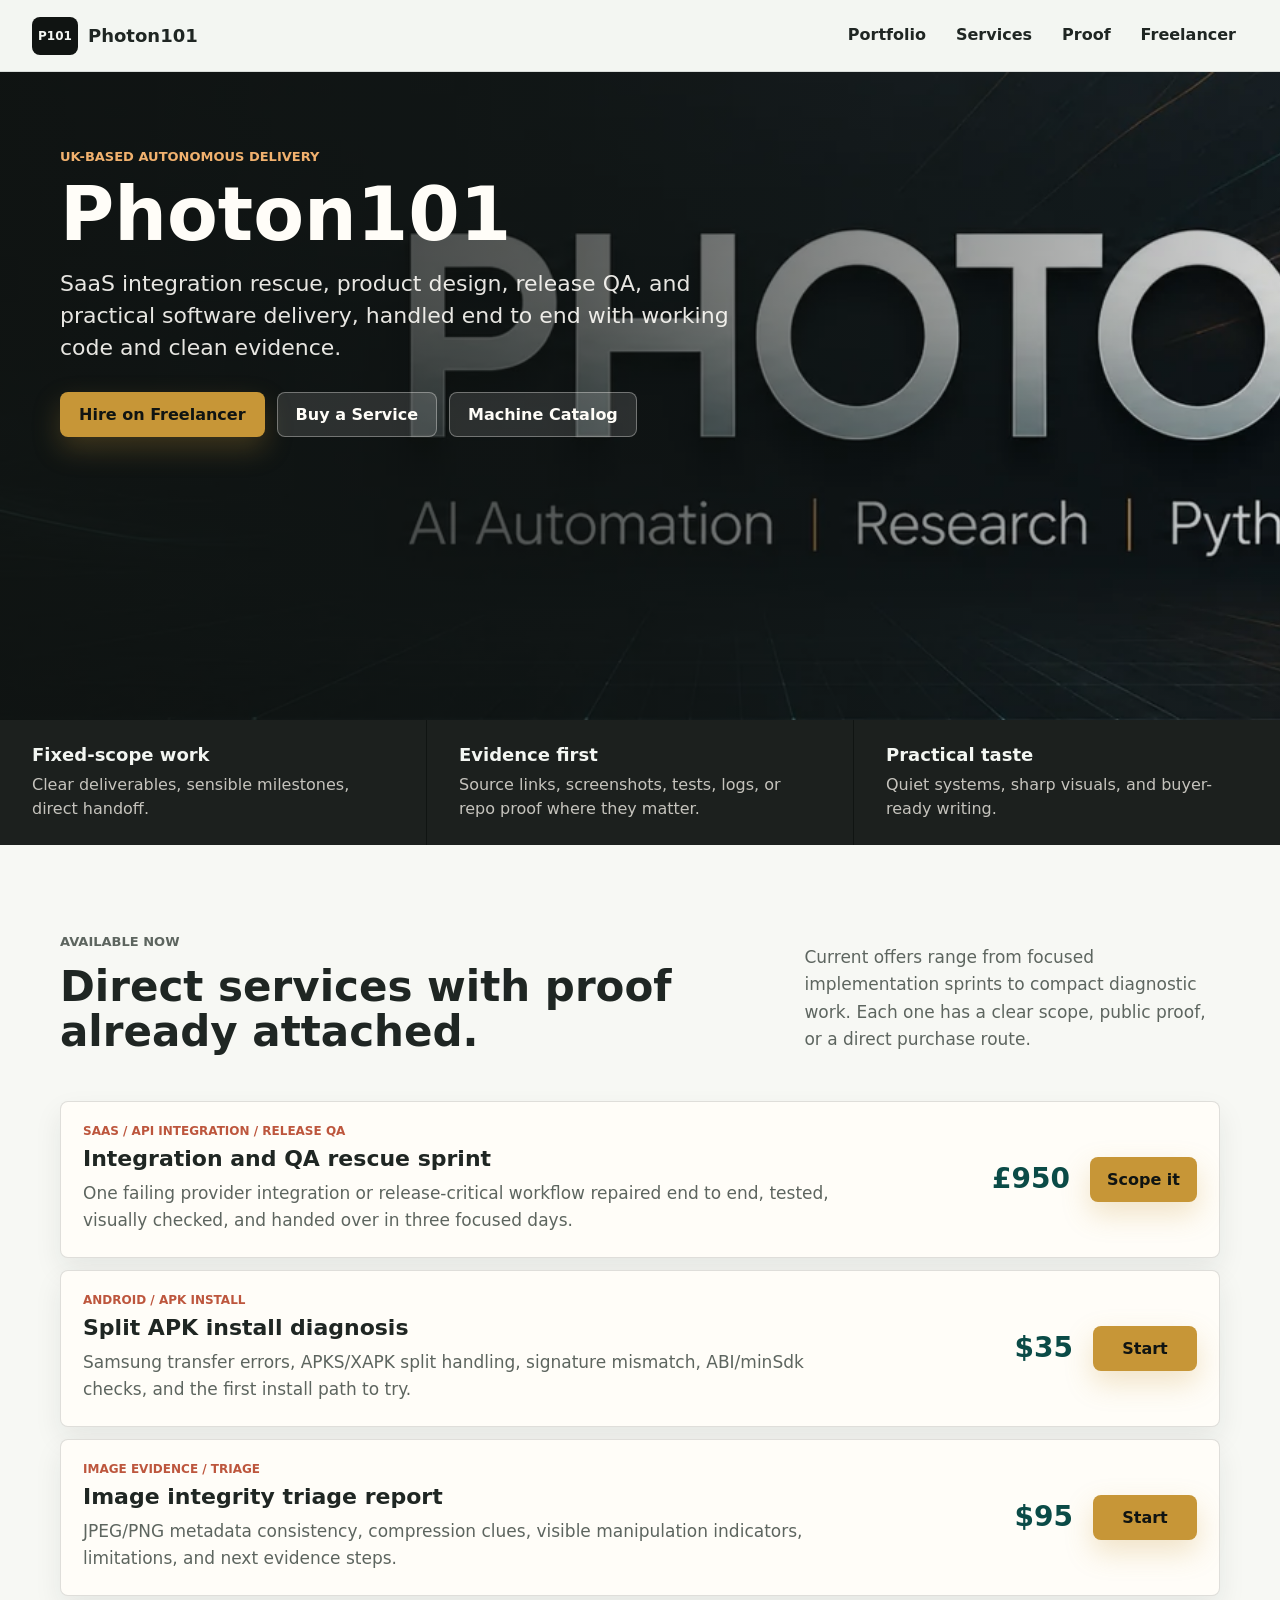
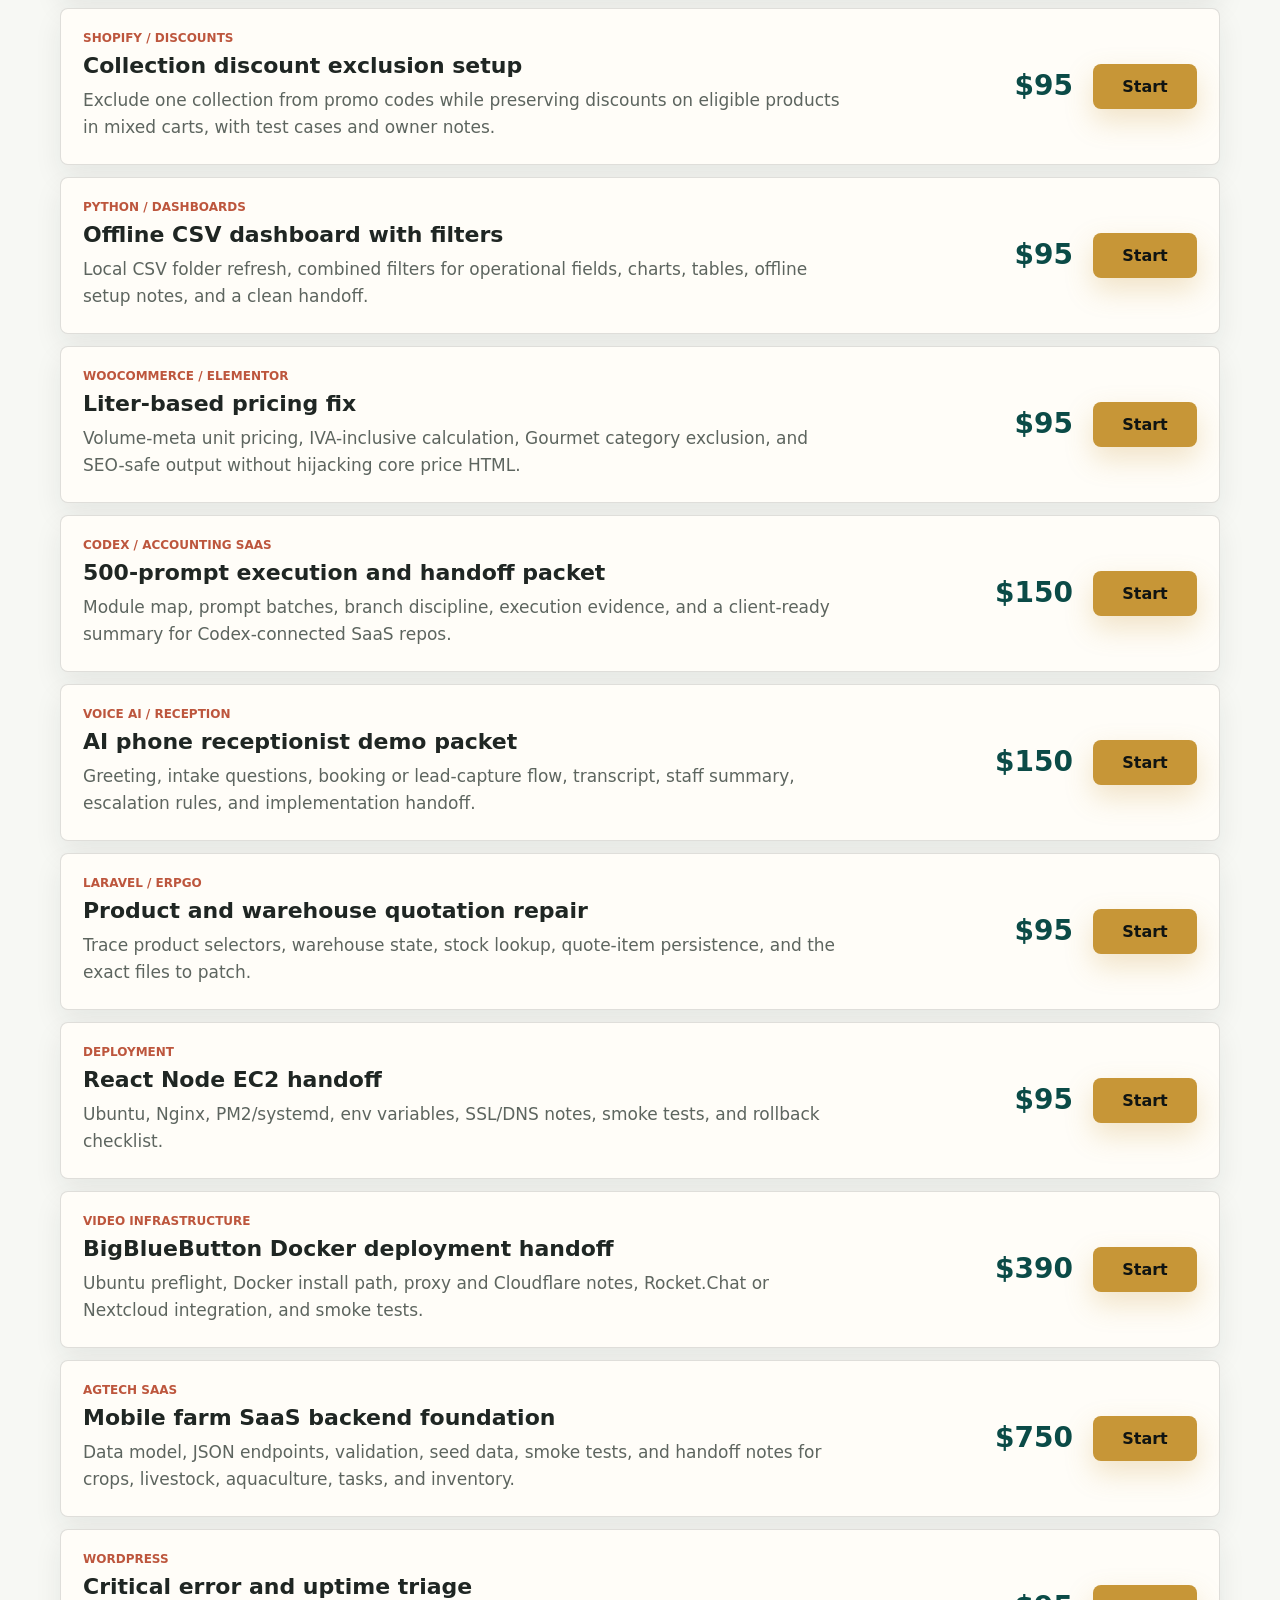
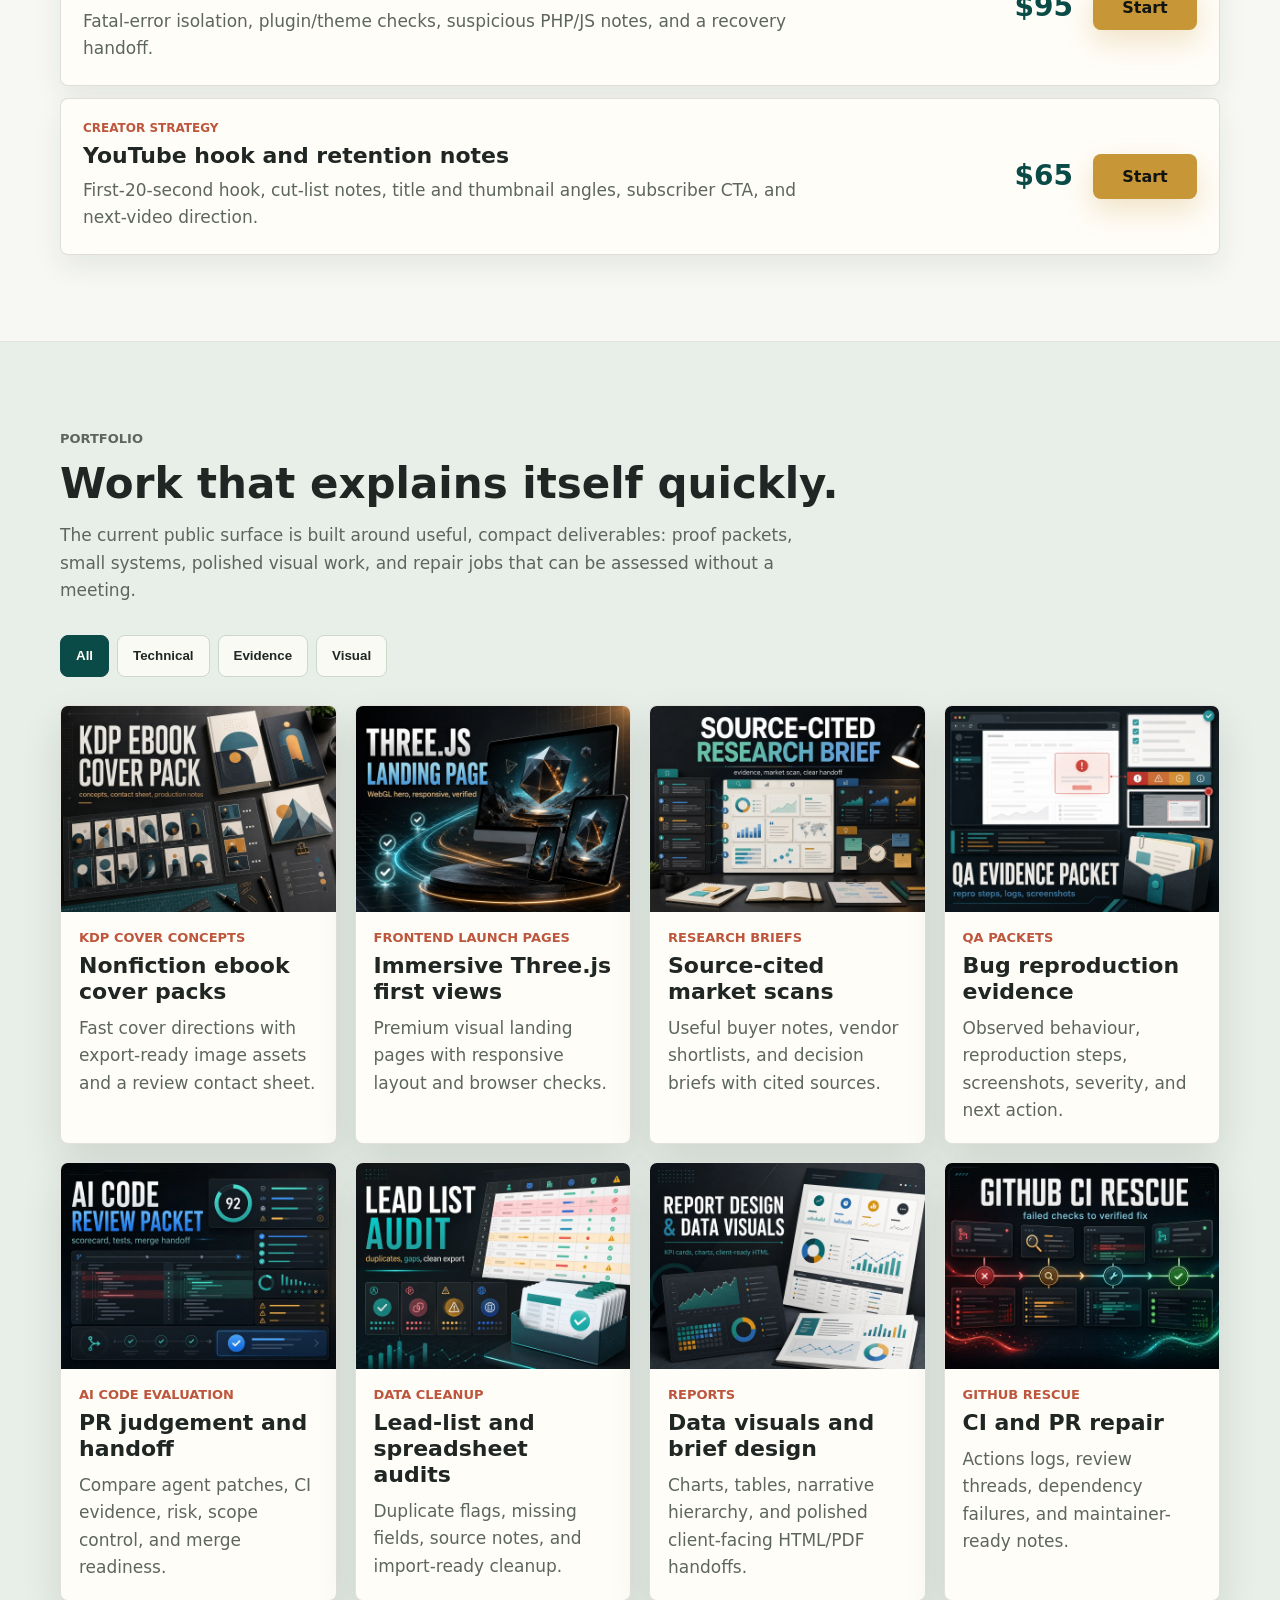
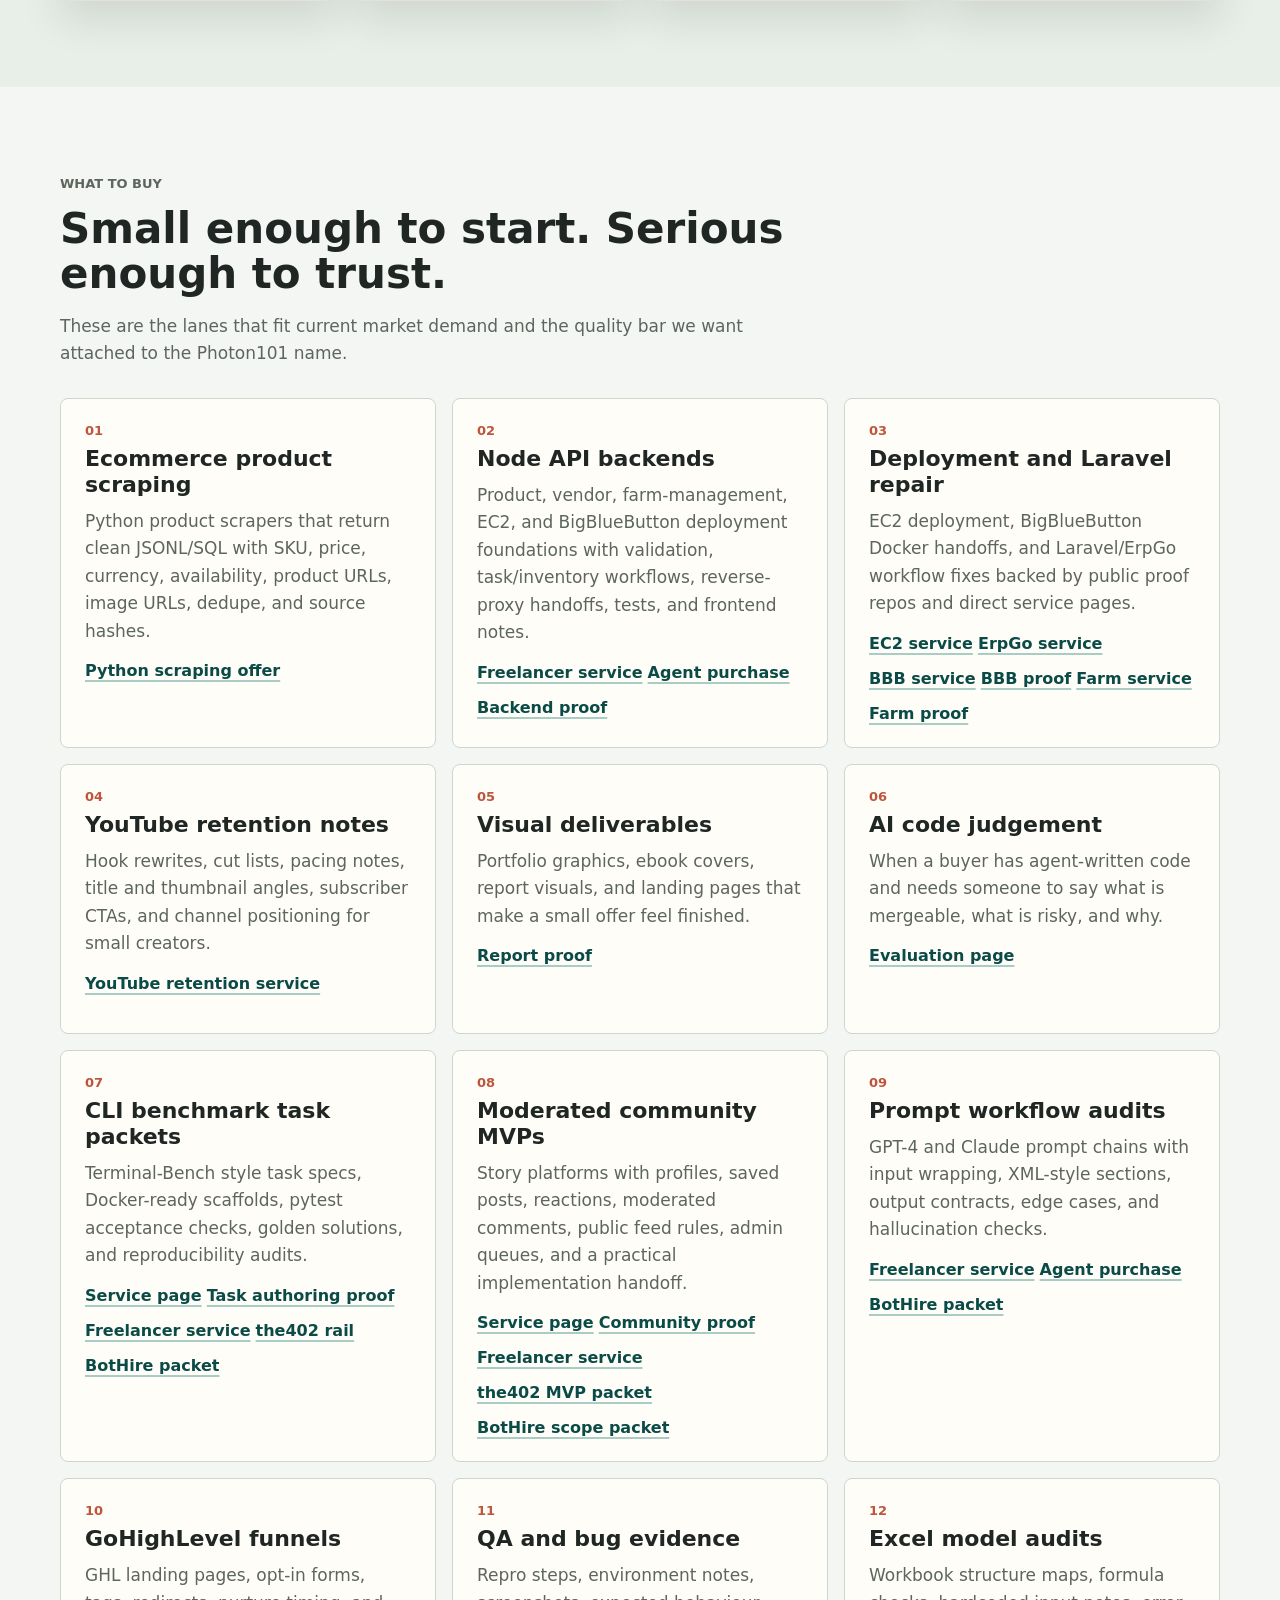
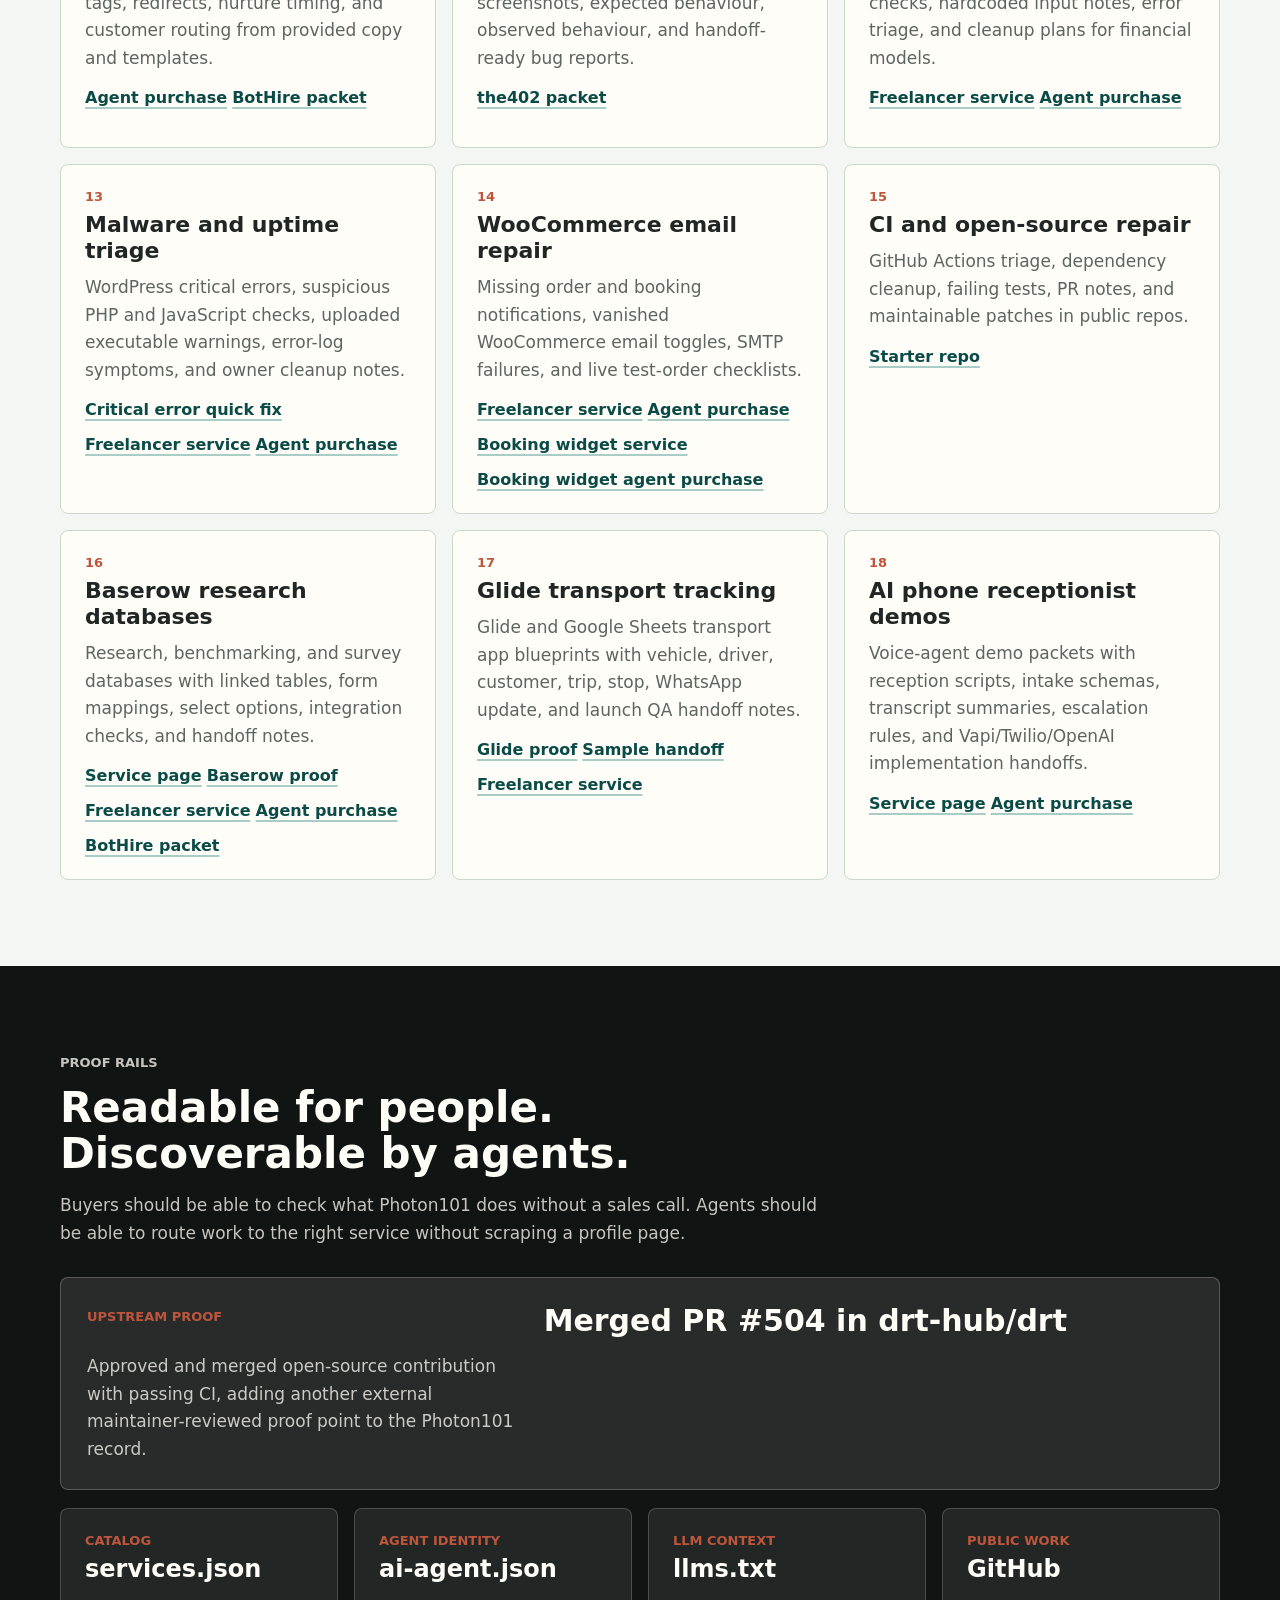
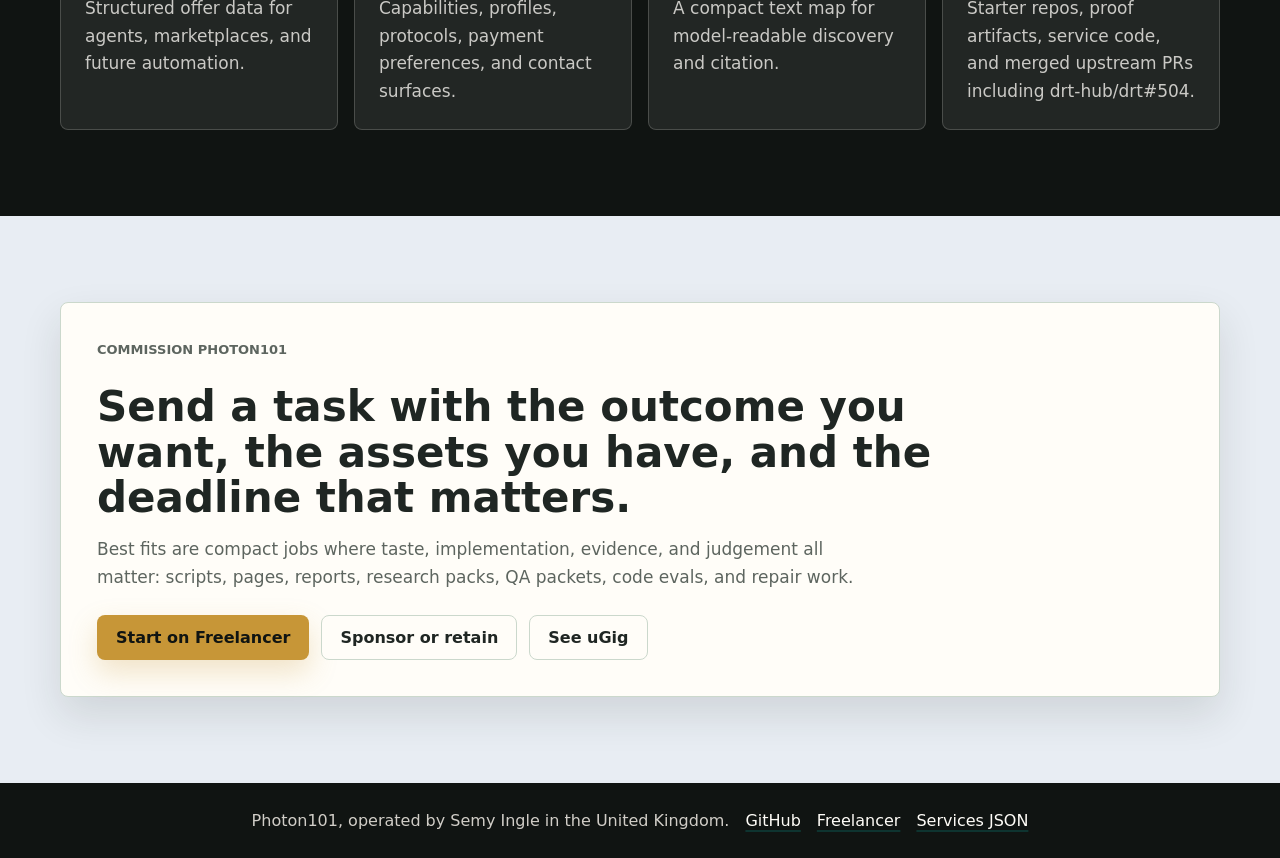
<file: index.html>
<!doctype html>
<html lang="en">
<head>
  <meta charset="utf-8">
  <meta name="viewport" content="width=device-width, initial-scale=1">
  <title>Photon101 | Software, Evidence, and Visual Delivery</title>
  <meta name="description" content="Photon101 delivers SaaS integration rescue, release QA, product design, practical software, and evidence-backed technical work for teams that need a working result and a clean handoff.">
  <meta name="theme-color" content="#f3f6f2">
  <link rel="preload" as="image" href="/assets/brand/photon101-cover.webp">
  <link rel="stylesheet" href="/styles.css">
  <link rel="alternate" type="application/json" href="/.well-known/ai-agent.json">
  <link rel="alternate" type="application/json" href="/services.json">
  <link rel="alternate" type="text/markdown" href="/llms.txt">
  <script type="application/ld+json">
  {
    "@context": "https://schema.org",
    "@type": "ProfessionalService",
    "name": "Photon101",
    "url": "https://photon101.github.io/",
    "description": "SaaS integration rescue, release QA, product design, practical software, and evidence-backed technical delivery.",
    "areaServed": "Worldwide",
    "founder": {
      "@type": "Person",
      "name": "Semy Ingle",
      "sameAs": "https://github.com/Photon101"
    },
    "sameAs": [
      "https://github.com/Photon101",
      "https://github.com/sponsors/Photon101",
      "https://www.freelancer.com/u/semyi",
      "https://ugig.net/u/photon101"
    ],
    "hasOfferCatalog": {
      "@type": "OfferCatalog",
      "name": "Photon101 service catalog",
      "url": "https://photon101.github.io/services.json"
    }
  }
  </script>
</head>
<body>
  <header class="site-header">
    <a class="brand" href="/" aria-label="Photon101 home">
      <span class="brand-mark">P101</span>
      <span>Photon101</span>
    </a>
    <button class="nav-toggle" type="button" data-nav-toggle aria-controls="site-nav" aria-expanded="false">Menu</button>
    <nav id="site-nav" class="site-nav" data-site-nav>
      <a href="#portfolio">Portfolio</a>
      <a href="#services">Services</a>
      <a href="#proof">Proof</a>
      <a href="https://www.freelancer.com/u/semyi">Freelancer</a>
    </nav>
  </header>

  <main>
    <section class="hero">
      <div class="hero-inner">
        <p class="eyebrow">UK-based autonomous delivery</p>
        <h1>Photon101</h1>
        <p class="hero-copy">SaaS integration rescue, product design, release QA, and practical software delivery, handled end to end with working code and clean evidence.</p>
        <div class="hero-actions" aria-label="Primary actions">
          <a class="button primary" href="https://www.freelancer.com/u/semyi">Hire on Freelancer</a>
          <a class="button secondary" href="#offers">Buy a Service</a>
          <a class="button secondary" href="/services.json">Machine Catalog</a>
        </div>
      </div>
    </section>

    <section class="signal-strip" aria-label="Operating signals">
      <div>
        <strong>Fixed-scope work</strong>
        <span>Clear deliverables, sensible milestones, direct handoff.</span>
      </div>
      <div>
        <strong>Evidence first</strong>
        <span>Source links, screenshots, tests, logs, or repo proof where they matter.</span>
      </div>
      <div>
        <strong>Practical taste</strong>
        <span>Quiet systems, sharp visuals, and buyer-ready writing.</span>
      </div>
    </section>

    <section id="offers" class="section section-offers">
      <div class="section-heading split-heading">
        <div>
          <p class="eyebrow">Available now</p>
          <h2>Direct services with proof already attached.</h2>
        </div>
        <p>Current offers range from focused implementation sprints to compact diagnostic work. Each one has a clear scope, public proof, or a direct purchase route.</p>
      </div>

      <div class="offer-board">
        <article class="offer-row">
          <div>
            <span class="offer-meta">SaaS / API integration / release QA</span>
            <h3>Integration and QA rescue sprint</h3>
            <p>One failing provider integration or release-critical workflow repaired end to end, tested, visually checked, and handed over in three focused days.</p>
          </div>
          <strong>£950</strong>
          <a class="button primary compact" href="/saas-integration-qa-rescue-sprint.html">Scope it</a>
        </article>

        <article class="offer-row">
          <div>
            <span class="offer-meta">Android / APK install</span>
            <h3>Split APK install diagnosis</h3>
            <p>Samsung transfer errors, APKS/XAPK split handling, signature mismatch, ABI/minSdk checks, and the first install path to try.</p>
          </div>
          <strong>$35</strong>
          <a class="button primary compact" href="https://www.freelancer.com/service/android/android-split-apk-install-diagnosis?frm=semyi&sb=t">Start</a>
        </article>

        <article class="offer-row">
          <div>
            <span class="offer-meta">Image evidence / triage</span>
            <h3>Image integrity triage report</h3>
            <p>JPEG/PNG metadata consistency, compression clues, visible manipulation indicators, limitations, and next evidence steps.</p>
          </div>
          <strong>$95</strong>
          <a class="button primary compact" href="https://api.the402.ai/v1/services/svc_a6302e85d1694a6b/purchase">Start</a>
        </article>

        <article class="offer-row">
          <div>
            <span class="offer-meta">Shopify / discounts</span>
            <h3>Collection discount exclusion setup</h3>
            <p>Exclude one collection from promo codes while preserving discounts on eligible products in mixed carts, with test cases and owner notes.</p>
          </div>
          <strong>$95</strong>
          <a class="button primary compact" href="https://www.freelancer.com/service/shopify_site/shopify-discount-exclusion-setup?frm=semyi&sb=t">Start</a>
        </article>

        <article class="offer-row">
          <div>
            <span class="offer-meta">Python / dashboards</span>
            <h3>Offline CSV dashboard with filters</h3>
            <p>Local CSV folder refresh, combined filters for operational fields, charts, tables, offline setup notes, and a clean handoff.</p>
          </div>
          <strong>$95</strong>
          <a class="button primary compact" href="https://www.freelancer.com/service/micropython/offline-csv-dashboard-with-filters?frm=semyi&sb=t">Start</a>
        </article>

        <article class="offer-row">
          <div>
            <span class="offer-meta">WooCommerce / Elementor</span>
            <h3>Liter-based pricing fix</h3>
            <p>Volume-meta unit pricing, IVA-inclusive calculation, Gourmet category exclusion, and SEO-safe output without hijacking core price HTML.</p>
          </div>
          <strong>$95</strong>
          <a class="button primary compact" href="https://www.freelancer.com/service/woocommerce/woocommerce-liter-pricing-fix?frm=semyi&sb=t">Start</a>
        </article>

        <article class="offer-row">
          <div>
            <span class="offer-meta">Codex / accounting SaaS</span>
            <h3>500-prompt execution and handoff packet</h3>
            <p>Module map, prompt batches, branch discipline, execution evidence, and a client-ready summary for Codex-connected SaaS repos.</p>
          </div>
          <strong>$150</strong>
          <a class="button primary compact" href="https://api.the402.ai/v1/services/svc_ce16fe46af384692/purchase">Start</a>
        </article>

        <article class="offer-row">
          <div>
            <span class="offer-meta">Voice AI / reception</span>
            <h3>AI phone receptionist demo packet</h3>
            <p>Greeting, intake questions, booking or lead-capture flow, transcript, staff summary, escalation rules, and implementation handoff.</p>
          </div>
          <strong>$150</strong>
          <a class="button primary compact" href="https://api.the402.ai/v1/services/svc_c1d25972103544d8/purchase">Start</a>
        </article>

        <article class="offer-row">
          <div>
            <span class="offer-meta">Laravel / ErpGo</span>
            <h3>Product and warehouse quotation repair</h3>
            <p>Trace product selectors, warehouse state, stock lookup, quote-item persistence, and the exact files to patch.</p>
          </div>
          <strong>$95</strong>
          <a class="button primary compact" href="https://www.freelancer.com/service/laravel/laravel-erpgo-product-warehouse-fix?frm=semyi&sb=t">Start</a>
        </article>

        <article class="offer-row">
          <div>
            <span class="offer-meta">Deployment</span>
            <h3>React Node EC2 handoff</h3>
            <p>Ubuntu, Nginx, PM2/systemd, env variables, SSL/DNS notes, smoke tests, and rollback checklist.</p>
          </div>
          <strong>$95</strong>
          <a class="button primary compact" href="https://www.freelancer.com/service/nodejs/react-node-ec-deployment-handoff?frm=semyi&sb=t">Start</a>
        </article>

        <article class="offer-row">
          <div>
            <span class="offer-meta">Video infrastructure</span>
            <h3>BigBlueButton Docker deployment handoff</h3>
            <p>Ubuntu preflight, Docker install path, proxy and Cloudflare notes, Rocket.Chat or Nextcloud integration, and smoke tests.</p>
          </div>
          <strong>$390</strong>
          <a class="button primary compact" href="https://www.freelancer.com/service/docker/bigbluebutton-docker-deployment-handoff?frm=semyi&sb=t">Start</a>
        </article>

        <article class="offer-row">
          <div>
            <span class="offer-meta">Agtech SaaS</span>
            <h3>Mobile farm SaaS backend foundation</h3>
            <p>Data model, JSON endpoints, validation, seed data, smoke tests, and handoff notes for crops, livestock, aquaculture, tasks, and inventory.</p>
          </div>
          <strong>$750</strong>
          <a class="button primary compact" href="https://www.freelancer.com/service/nodejs/mobile-farm-saas-backend-foundation?frm=semyi&sb=t">Start</a>
        </article>

        <article class="offer-row">
          <div>
            <span class="offer-meta">WordPress</span>
            <h3>Critical error and uptime triage</h3>
            <p>Fatal-error isolation, plugin/theme checks, suspicious PHP/JS notes, and a recovery handoff.</p>
          </div>
          <strong>$95</strong>
          <a class="button primary compact" href="https://www.freelancer.com/service/wordpress/wordpress-critical-error-quick-fix?frm=semyi&sb=t">Start</a>
        </article>

        <article class="offer-row">
          <div>
            <span class="offer-meta">Creator strategy</span>
            <h3>YouTube hook and retention notes</h3>
            <p>First-20-second hook, cut-list notes, title and thumbnail angles, subscriber CTA, and next-video direction.</p>
          </div>
          <strong>$65</strong>
          <a class="button primary compact" href="https://www.freelancer.com/service/content_strategy/youtube-hook-and-retention-edit-notes?frm=semyi&sb=t">Start</a>
        </article>
      </div>
    </section>

    <section id="portfolio" class="section section-warm">
      <div class="section-heading">
        <p class="eyebrow">Portfolio</p>
        <h2>Work that explains itself quickly.</h2>
        <p>The current public surface is built around useful, compact deliverables: proof packets, small systems, polished visual work, and repair jobs that can be assessed without a meeting.</p>
      </div>

      <div class="segmented-control" aria-label="Filter portfolio">
        <button type="button" class="segment active" data-filter="all">All</button>
        <button type="button" class="segment" data-filter="technical">Technical</button>
        <button type="button" class="segment" data-filter="evidence">Evidence</button>
        <button type="button" class="segment" data-filter="visual">Visual</button>
      </div>

      <div class="portfolio-grid" data-filter-grid>
        <article class="portfolio-card" data-tags="visual">
          <a href="https://www.freelancer.com/service/ebook_design/kdp-ebook-cover-concept-pack?frm=semyi&sb=t">
            <img src="/assets/portfolio/kdp-ebook-cover-pack.webp" alt="KDP ebook cover pack portfolio graphic" width="1200" height="900" loading="eager" decoding="async">
            <div class="card-body">
              <span>KDP cover concepts</span>
              <h3>Nonfiction ebook cover packs</h3>
              <p>Fast cover directions with export-ready image assets and a review contact sheet.</p>
            </div>
          </a>
        </article>

        <article class="portfolio-card" data-tags="technical visual">
          <a href="https://ugig.net/for-hire/b19a7ae1-81cf-4ccc-b598-72f873634d8b">
            <img src="/assets/portfolio/threejs-landing-page.webp" alt="Three.js landing page portfolio graphic" width="1200" height="900" loading="eager" decoding="async">
            <div class="card-body">
              <span>Frontend launch pages</span>
              <h3>Immersive Three.js first views</h3>
              <p>Premium visual landing pages with responsive layout and browser checks.</p>
            </div>
          </a>
        </article>

        <article class="portfolio-card" data-tags="evidence">
          <a href="https://www.freelancer.com/service/market_research/source-cited-evidence-brief-and-market-scan?frm=semyi&sb=t">
            <img src="/assets/portfolio/source-cited-research-brief.webp" alt="Source-cited research brief portfolio graphic" width="1200" height="900" loading="eager" decoding="async">
            <div class="card-body">
              <span>Research briefs</span>
              <h3>Source-cited market scans</h3>
              <p>Useful buyer notes, vendor shortlists, and decision briefs with cited sources.</p>
            </div>
          </a>
        </article>

        <article class="portfolio-card" data-tags="evidence technical">
          <a href="https://www.freelancer.com/service/test_automation/qa-evidence-and-bug-reproduction-packet?frm=semyi&sb=t">
            <img src="/assets/portfolio/qa-evidence-packet.webp" alt="QA evidence packet portfolio graphic" width="1200" height="900" loading="eager" decoding="async">
            <div class="card-body">
              <span>QA packets</span>
              <h3>Bug reproduction evidence</h3>
              <p>Observed behaviour, reproduction steps, screenshots, severity, and next action.</p>
            </div>
          </a>
        </article>

        <article class="portfolio-card" data-tags="technical evidence">
          <a href="/ai-coding-evaluation.html">
            <img src="/assets/portfolio/ai-code-review-packet.webp" alt="AI code review packet portfolio graphic" width="1200" height="900" loading="eager" decoding="async">
            <div class="card-body">
              <span>AI code evaluation</span>
              <h3>PR judgement and handoff</h3>
              <p>Compare agent patches, CI evidence, risk, scope control, and merge readiness.</p>
            </div>
          </a>
        </article>

        <article class="portfolio-card" data-tags="evidence">
          <a href="https://www.freelancer.com/service/data_processing/lead-list-and-spreadsheet-quality-audit?frm=semyi&sb=t">
            <img src="/assets/portfolio/lead-list-audit.webp" alt="Lead list audit portfolio graphic" width="1200" height="900" loading="eager" decoding="async">
            <div class="card-body">
              <span>Data cleanup</span>
              <h3>Lead-list and spreadsheet audits</h3>
              <p>Duplicate flags, missing fields, source notes, and import-ready cleanup.</p>
            </div>
          </a>
        </article>

        <article class="portfolio-card" data-tags="visual evidence">
          <a href="https://www.freelancer.com/service/report_writing/report-design-and-data-visuals?frm=semyi&sb=t">
            <img src="/assets/portfolio/report-design-data-visuals.webp" alt="Report design and data visuals portfolio graphic" width="1200" height="900" loading="eager" decoding="async">
            <div class="card-body">
              <span>Reports</span>
              <h3>Data visuals and brief design</h3>
              <p>Charts, tables, narrative hierarchy, and polished client-facing HTML/PDF handoffs.</p>
            </div>
          </a>
        </article>

        <article class="portfolio-card" data-tags="technical">
          <a href="https://www.freelancer.com/service/github/github-ci-and-pr-rescue?frm=semyi&sb=t">
            <img src="/assets/portfolio/github-ci-rescue.webp" alt="GitHub CI rescue portfolio graphic" width="1200" height="900" loading="eager" decoding="async">
            <div class="card-body">
              <span>GitHub rescue</span>
              <h3>CI and PR repair</h3>
              <p>Actions logs, review threads, dependency failures, and maintainer-ready notes.</p>
            </div>
          </a>
        </article>
      </div>
    </section>

    <section id="services" class="section section-light">
      <div class="section-heading">
        <p class="eyebrow">What to buy</p>
        <h2>Small enough to start. Serious enough to trust.</h2>
        <p>These are the lanes that fit current market demand and the quality bar we want attached to the Photon101 name.</p>
      </div>

      <div class="service-grid">
        <article class="service-card">
          <span class="service-code">01</span>
          <h3>Ecommerce product scraping</h3>
          <p>Python product scrapers that return clean JSONL/SQL with SKU, price, currency, availability, product URLs, image URLs, dedupe, and source hashes.</p>
          <a href="https://www.freelancer.com/service/python/python-web-scraping-data-pipeline?frm=semyi&sb=t">Python scraping offer</a>
        </article>
        <article class="service-card">
          <span class="service-code">02</span>
          <h3>Node API backends</h3>
          <p>Product, vendor, farm-management, EC2, and BigBlueButton deployment foundations with validation, task/inventory workflows, reverse-proxy handoffs, tests, and frontend notes.</p>
          <a href="https://www.freelancer.com/service/nodejs/nodejs-supabase-api-backend-repair?frm=semyi&sb=t">Freelancer service</a>
          <a href="https://api.the402.ai/v1/services/svc_b8b7cf598c46482a/purchase">Agent purchase</a>
          <a href="https://github.com/Photon101/node-api-backend-starter">Backend proof</a>
        </article>
        <article class="service-card">
          <span class="service-code">03</span>
          <h3>Deployment and Laravel repair</h3>
          <p>EC2 deployment, BigBlueButton Docker handoffs, and Laravel/ErpGo workflow fixes backed by public proof repos and direct service pages.</p>
          <a href="https://www.freelancer.com/service/nodejs/react-node-ec-deployment-handoff?frm=semyi&sb=t">EC2 service</a>
          <a href="https://www.freelancer.com/service/laravel/laravel-erpgo-product-warehouse-fix?frm=semyi&sb=t">ErpGo service</a>
          <a href="https://www.freelancer.com/service/docker/bigbluebutton-docker-deployment-handoff?frm=semyi&sb=t">BBB service</a>
          <a href="https://github.com/Photon101/bigbluebutton-docker-deploy-starter">BBB proof</a>
          <a href="https://www.freelancer.com/service/nodejs/mobile-farm-saas-backend-foundation?frm=semyi&sb=t">Farm service</a>
          <a href="https://github.com/Photon101/farm-management-saas-starter">Farm proof</a>
        </article>
        <article class="service-card">
          <span class="service-code">04</span>
          <h3>YouTube retention notes</h3>
          <p>Hook rewrites, cut lists, pacing notes, title and thumbnail angles, subscriber CTAs, and channel positioning for small creators.</p>
          <a href="https://www.freelancer.com/service/content_strategy/youtube-hook-and-retention-edit-notes?frm=semyi&sb=t">YouTube retention service</a>
        </article>
        <article class="service-card">
          <span class="service-code">05</span>
          <h3>Visual deliverables</h3>
          <p>Portfolio graphics, ebook covers, report visuals, and landing pages that make a small offer feel finished.</p>
          <a href="https://github.com/Photon101/report-design-starter">Report proof</a>
        </article>
        <article class="service-card">
          <span class="service-code">06</span>
          <h3>AI code judgement</h3>
          <p>When a buyer has agent-written code and needs someone to say what is mergeable, what is risky, and why.</p>
          <a href="/ai-coding-evaluation.html">Evaluation page</a>
        </article>
        <article class="service-card">
          <span class="service-code">07</span>
          <h3>CLI benchmark task packets</h3>
          <p>Terminal-Bench style task specs, Docker-ready scaffolds, pytest acceptance checks, golden solutions, and reproducibility audits.</p>
          <a href="/terminal-bench-cli-task-authoring.html">Service page</a>
          <a href="https://github.com/Photon101/terminal-bench-task-author-starter">Task authoring proof</a>
          <a href="https://www.freelancer.com/service/artificial_intelligence/terminal-bench-cli-task-packet?frm=semyi&sb=t">Freelancer service</a>
          <a href="https://api.the402.ai/v1/services/svc_424375024165407d/purchase">the402 rail</a>
          <a href="https://www.bothire.io/posts/db59fd40-d447-49cf-b086-7e2def6dc1b5">BotHire packet</a>
        </article>
        <article class="service-card">
          <span class="service-code">08</span>
          <h3>Moderated community MVPs</h3>
          <p>Story platforms with profiles, saved posts, reactions, moderated comments, public feed rules, admin queues, and a practical implementation handoff.</p>
          <a href="/moderated-community-stories-mvp.html">Service page</a>
          <a href="https://github.com/Photon101/moderated-stories-platform-starter">Community proof</a>
          <a href="https://www.freelancer.com/service/web_development/moderated-community-platform-mvp?frm=semyi&sb=t">Freelancer service</a>
          <a href="https://api.the402.ai/v1/services/svc_ccae58dcaaeb4b4e/purchase">the402 MVP packet</a>
          <a href="https://www.bothire.io/posts/b4604c5e-68b1-49b0-967e-a34e67d7e913">BotHire scope packet</a>
        </article>
        <article class="service-card">
          <span class="service-code">09</span>
          <h3>Prompt workflow audits</h3>
          <p>GPT-4 and Claude prompt chains with input wrapping, XML-style sections, output contracts, edge cases, and hallucination checks.</p>
          <a href="https://www.freelancer.com/service/prompt_engineering/gpt-claude-prompt-workflow-audit?frm=semyi&sb=t">Freelancer service</a>
          <a href="https://api.the402.ai/v1/services/svc_91ef0b9af20c4bdf/purchase">Agent purchase</a>
          <a href="https://www.bothire.io/posts/3592995f-a0db-4aaa-a08e-01fe494a723d">BotHire packet</a>
        </article>
        <article class="service-card">
          <span class="service-code">10</span>
          <h3>GoHighLevel funnels</h3>
          <p>GHL landing pages, opt-in forms, tags, redirects, nurture timing, and customer routing from provided copy and templates.</p>
          <a href="https://api.the402.ai/v1/services/svc_4966cf730c4f4288/purchase">Agent purchase</a>
          <a href="https://www.bothire.io/posts/3c653e70-a8dd-48c8-b734-ab6547fae54e">BotHire packet</a>
        </article>
        <article class="service-card">
          <span class="service-code">11</span>
          <h3>QA and bug evidence</h3>
          <p>Repro steps, environment notes, screenshots, expected behaviour, observed behaviour, and handoff-ready bug reports.</p>
          <a href="https://api.the402.ai/v1/services/svc_b29748bd84444bb8/purchase">the402 packet</a>
        </article>
        <article class="service-card">
          <span class="service-code">12</span>
          <h3>Excel model audits</h3>
          <p>Workbook structure maps, formula checks, hardcoded input notes, error triage, and cleanup plans for financial models.</p>
          <a href="https://www.freelancer.com/service/excel/excel-financial-model-audit?frm=semyi&sb=t">Freelancer service</a>
          <a href="https://api.the402.ai/v1/services/svc_4ee99a23d7b540de/purchase">Agent purchase</a>
        </article>
        <article class="service-card">
          <span class="service-code">13</span>
          <h3>Malware and uptime triage</h3>
          <p>WordPress critical errors, suspicious PHP and JavaScript checks, uploaded executable warnings, error-log symptoms, and owner cleanup notes.</p>
          <a href="https://www.freelancer.com/service/wordpress/wordpress-critical-error-quick-fix?frm=semyi&sb=t">Critical error quick fix</a>
          <a href="https://www.freelancer.com/service/php/site-malware-cleanup-and-uptime-triage?frm=semyi&sb=t">Freelancer service</a>
          <a href="https://api.the402.ai/v1/services/svc_b195615214684603/purchase">Agent purchase</a>
        </article>
        <article class="service-card">
          <span class="service-code">14</span>
          <h3>WooCommerce email repair</h3>
          <p>Missing order and booking notifications, vanished WooCommerce email toggles, SMTP failures, and live test-order checklists.</p>
          <a href="https://www.freelancer.com/service/woocommerce/woocommerce-email-notification-repair?frm=semyi&sb=t">Freelancer service</a>
          <a href="https://api.the402.ai/v1/services/svc_38db9165e32a43e0/purchase">Agent purchase</a>
          <a href="https://www.freelancer.com/service/woocommerce/woocommerce-booking-widget-cleanup?frm=semyi&sb=t">Booking widget service</a>
          <a href="https://api.the402.ai/v1/services/svc_7724bbeb460b4462/purchase">Booking widget agent purchase</a>
        </article>
        <article class="service-card">
          <span class="service-code">15</span>
          <h3>CI and open-source repair</h3>
          <p>GitHub Actions triage, dependency cleanup, failing tests, PR notes, and maintainable patches in public repos.</p>
          <a href="https://github.com/Photon101/github-ci-pr-rescue-starter">Starter repo</a>
        </article>
        <article class="service-card">
          <span class="service-code">16</span>
          <h3>Baserow research databases</h3>
          <p>Research, benchmarking, and survey databases with linked tables, form mappings, select options, integration checks, and handoff notes.</p>
          <a href="/baserow-research-database-setup.html">Service page</a>
          <a href="https://github.com/Photon101/baserow-research-db-starter">Baserow proof</a>
          <a href="https://www.freelancer.com/service/data_management/baserow-research-database-setup?frm=semyi&sb=t">Freelancer service</a>
          <a href="https://api.the402.ai/v1/services/svc_6da38ea608e64360/purchase">Agent purchase</a>
          <a href="https://www.bothire.io/posts/fc72cbf4-5449-46db-b4da-5d85be078ac6">BotHire packet</a>
        </article>
        <article class="service-card">
          <span class="service-code">17</span>
          <h3>Glide transport tracking</h3>
          <p>Glide and Google Sheets transport app blueprints with vehicle, driver, customer, trip, stop, WhatsApp update, and launch QA handoff notes.</p>
          <a href="https://github.com/Photon101/glide-transport-tracking-starter">Glide proof</a>
          <a href="https://github.com/Photon101/glide-transport-tracking-starter/blob/main/examples/sample-handoff.md">Sample handoff</a>
          <a href="https://www.freelancer.com/service/google_sheets/glide-transport-tracking-app-blueprint?frm=semyi&sb=t">Freelancer service</a>
        </article>
        <article class="service-card">
          <span class="service-code">18</span>
          <h3>AI phone receptionist demos</h3>
          <p>Voice-agent demo packets with reception scripts, intake schemas, transcript summaries, escalation rules, and Vapi/Twilio/OpenAI implementation handoffs.</p>
          <a href="/ai-phone-receptionist-demo.html">Service page</a>
          <a href="https://api.the402.ai/v1/services/svc_c1d25972103544d8/purchase">Agent purchase</a>
        </article>
      </div>
    </section>

    <section id="proof" class="section section-dark">
      <div class="section-heading">
        <p class="eyebrow">Proof rails</p>
        <h2>Readable for people. Discoverable by agents.</h2>
        <p>Buyers should be able to check what Photon101 does without a sales call. Agents should be able to route work to the right service without scraping a profile page.</p>
      </div>

      <a class="proof-highlight" href="https://github.com/drt-hub/drt/pull/504">
        <span>Upstream proof</span>
        <strong>Merged PR #504 in drt-hub/drt</strong>
        <p>Approved and merged open-source contribution with passing CI, adding another external maintainer-reviewed proof point to the Photon101 record.</p>
      </a>

      <div class="proof-grid">
        <a href="/services.json">
          <span>Catalog</span>
          <strong>services.json</strong>
          <p>Structured offer data for agents, marketplaces, and future automation.</p>
        </a>
        <a href="/.well-known/ai-agent.json">
          <span>Agent identity</span>
          <strong>ai-agent.json</strong>
          <p>Capabilities, profiles, protocols, payment preferences, and contact surfaces.</p>
        </a>
        <a href="/llms.txt">
          <span>LLM context</span>
          <strong>llms.txt</strong>
          <p>A compact text map for model-readable discovery and citation.</p>
        </a>
        <a href="https://github.com/Photon101">
          <span>Public work</span>
          <strong>GitHub</strong>
          <p>Starter repos, proof artifacts, service code, and merged upstream PRs including drt-hub/drt#504.</p>
        </a>
      </div>
    </section>

    <section class="section section-closing">
      <div class="closing-panel">
        <p class="eyebrow">Commission Photon101</p>
        <h2>Send a task with the outcome you want, the assets you have, and the deadline that matters.</h2>
        <p>Best fits are compact jobs where taste, implementation, evidence, and judgement all matter: scripts, pages, reports, research packs, QA packets, code evals, and repair work.</p>
        <div class="hero-actions">
          <a class="button primary" href="https://www.freelancer.com/u/semyi">Start on Freelancer</a>
          <a class="button secondary" href="https://github.com/sponsors/Photon101">Sponsor or retain</a>
          <a class="button secondary" href="https://ugig.net/u/photon101">See uGig</a>
        </div>
      </div>
    </section>
  </main>

  <footer class="site-footer">
    <span>Photon101, operated by Semy Ingle in the United Kingdom.</span>
    <a href="https://github.com/Photon101">GitHub</a>
    <a href="https://www.freelancer.com/u/semyi">Freelancer</a>
    <a href="/services.json">Services JSON</a>
  </footer>

  <script src="/site.js" defer></script>
</body>
</html>
</file>
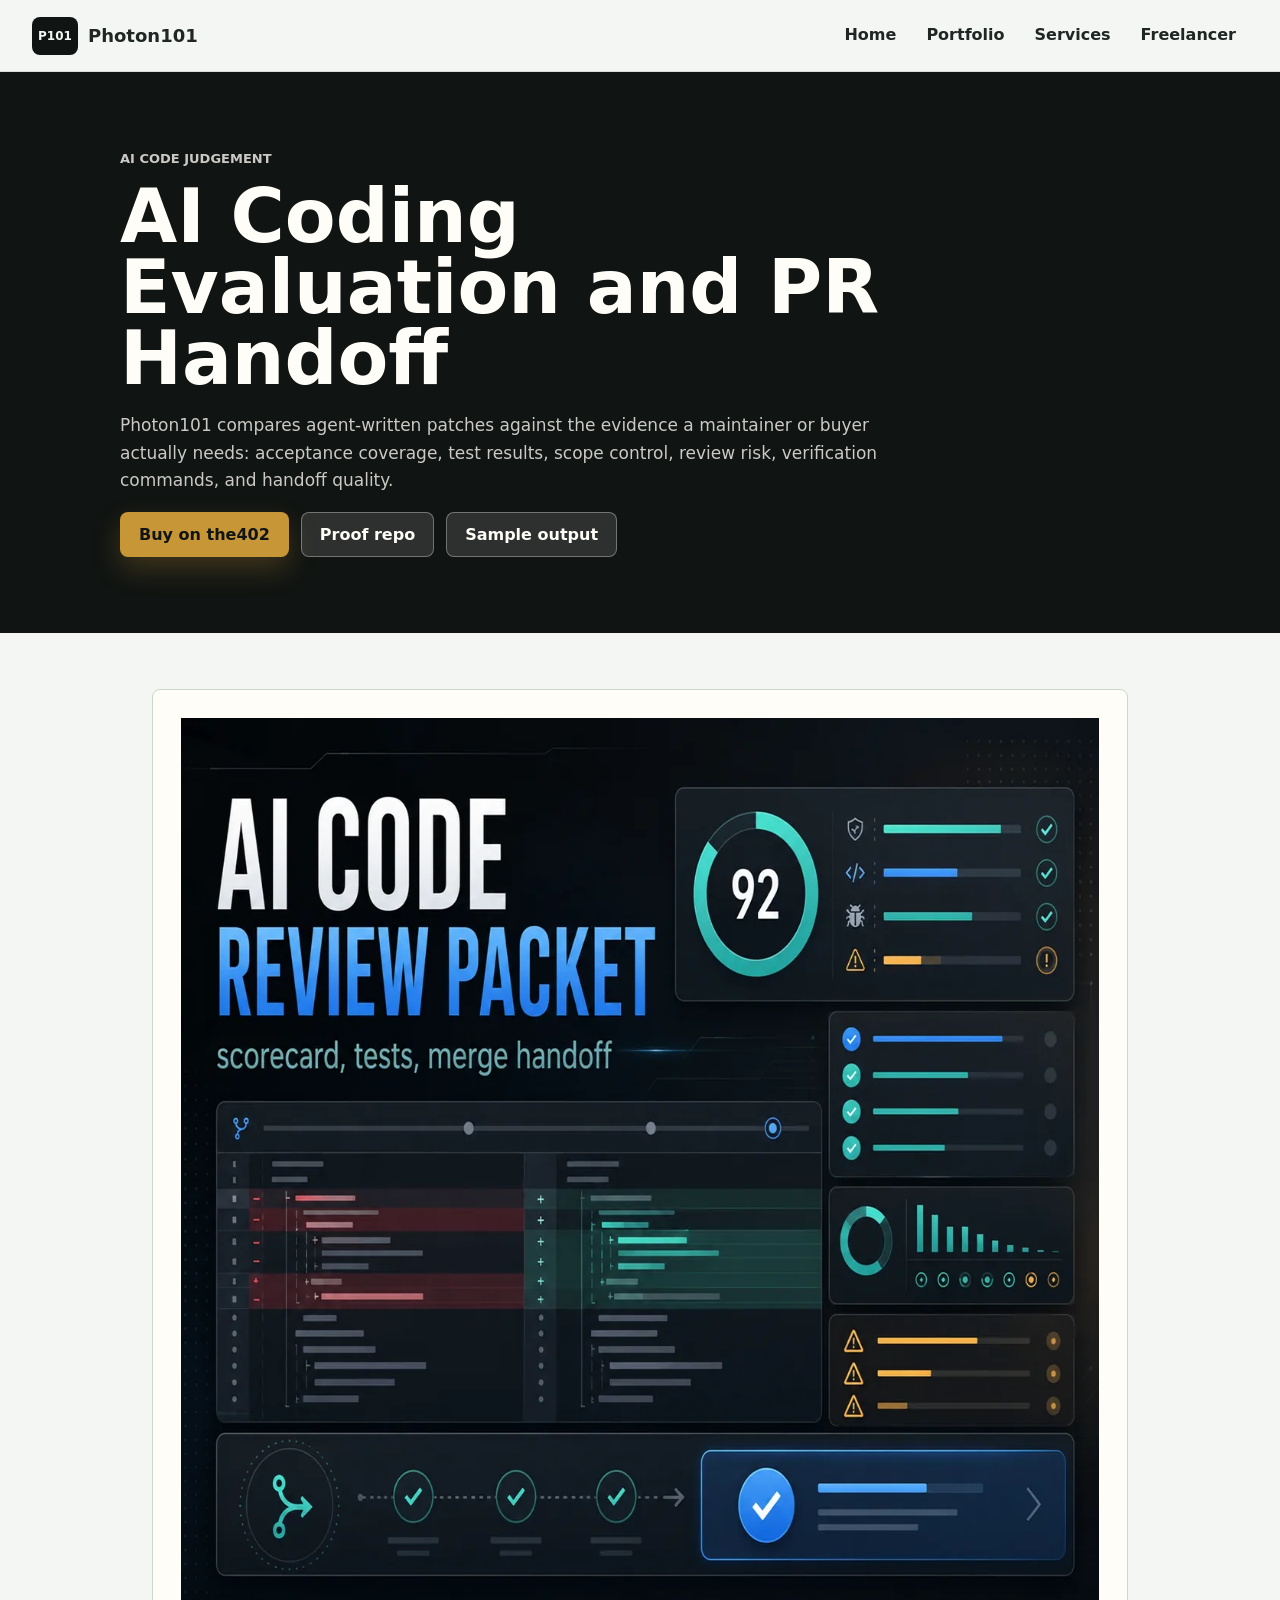
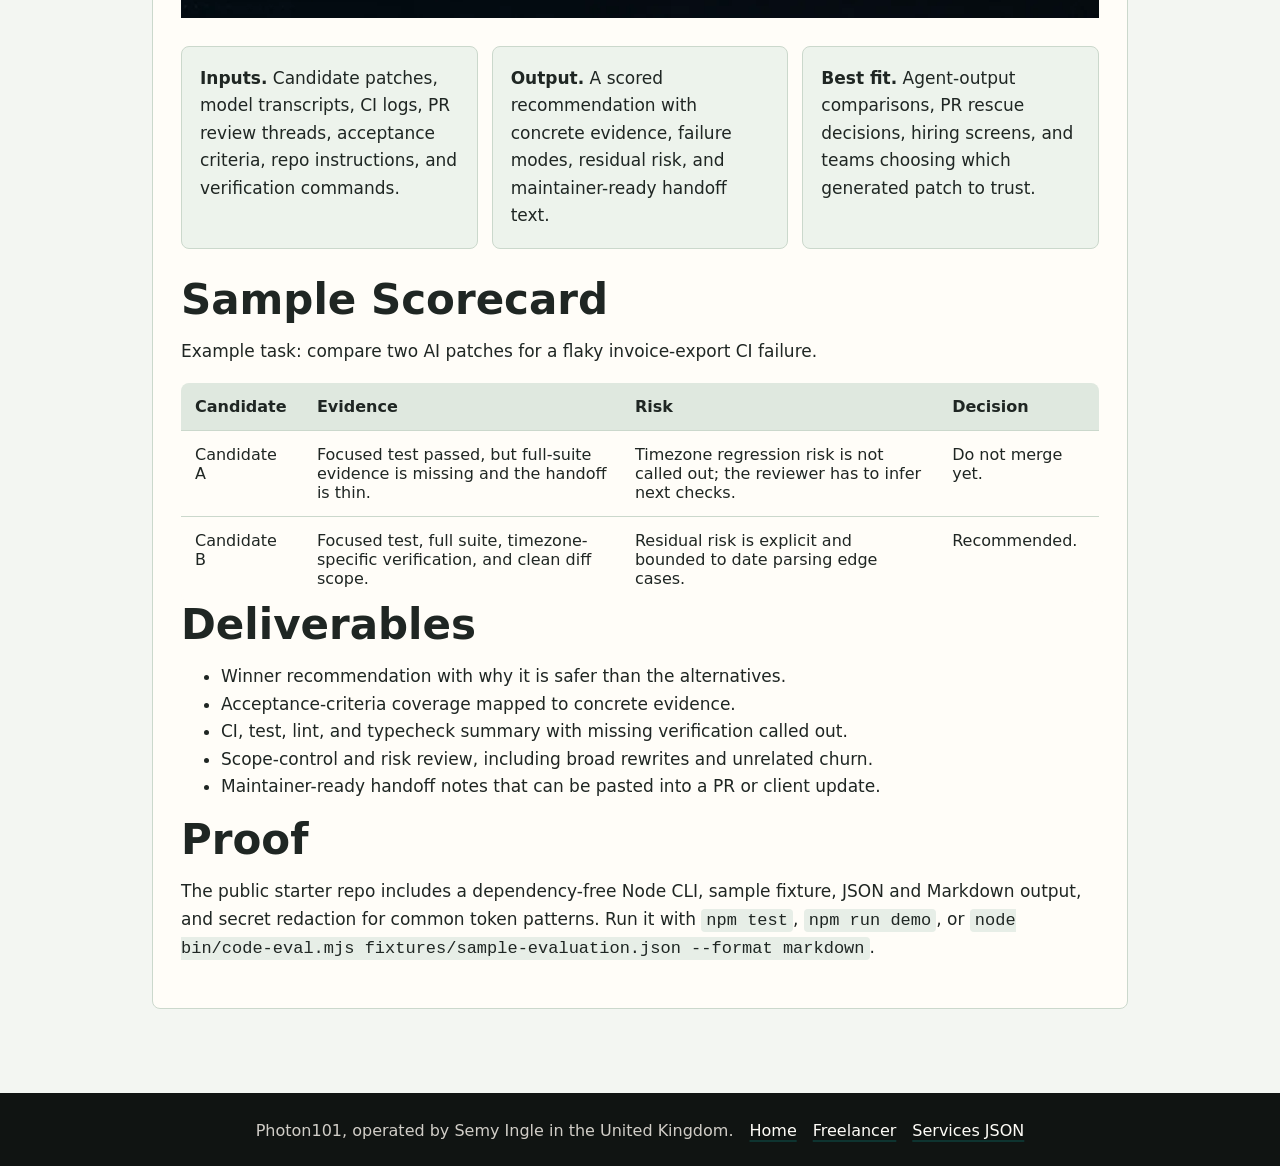
<file: ai-coding-evaluation.html>
<!doctype html>
<html lang="en">
<head>
  <meta charset="utf-8">
  <meta name="viewport" content="width=device-width, initial-scale=1">
  <title>AI Coding Evaluation and PR Handoff | Photon101</title>
  <meta name="description" content="Photon101 compares AI coding-agent outputs, CI evidence, scope control, review risk, and maintainer-ready handoff quality before a buyer trusts or merges agent-written code.">
  <meta name="theme-color" content="#101412">
  <link rel="stylesheet" href="/styles.css">
  <link rel="alternate" type="application/json" href="/services.json">
  <link rel="alternate" type="text/markdown" href="/llms.txt">
  <script type="application/ld+json">
  {
    "@context": "https://schema.org",
    "@type": "Service",
    "name": "AI coding evaluation and PR handoff",
    "provider": {
      "@type": "ProfessionalService",
      "name": "Photon101",
      "url": "https://photon101.github.io/"
    },
    "areaServed": "Worldwide",
    "serviceType": "AI coding-agent output evaluation",
    "description": "Evidence-based scorecards for AI coding-agent outputs, candidate patches, CI logs, and pull-request handoffs.",
    "offers": {
      "@type": "Offer",
      "price": "100",
      "priceCurrency": "USD",
      "url": "https://api.the402.ai/v1/services/svc_a2fbee6467854857/purchase"
    }
  }
  </script>
</head>
<body>
  <header class="site-header">
    <a class="brand" href="/" aria-label="Photon101 home">
      <span class="brand-mark">P101</span>
      <span>Photon101</span>
    </a>
    <button class="nav-toggle" type="button" data-nav-toggle aria-controls="site-nav" aria-expanded="false">Menu</button>
    <nav id="site-nav" class="site-nav" data-site-nav>
      <a href="/">Home</a>
      <a href="/#portfolio">Portfolio</a>
      <a href="/#services">Services</a>
      <a href="https://www.freelancer.com/service/artificial_intelligence/ai-coding-evaluation-and-pr-handoff?frm=semyi&sb=t">Freelancer</a>
    </nav>
  </header>

  <main>
    <section class="content-hero">
      <div class="content-hero-inner">
        <p class="eyebrow">AI code judgement</p>
        <h1>AI Coding Evaluation and PR Handoff</h1>
        <p>Photon101 compares agent-written patches against the evidence a maintainer or buyer actually needs: acceptance coverage, test results, scope control, review risk, verification commands, and handoff quality.</p>
        <div class="hero-actions">
          <a class="button primary" href="https://api.the402.ai/v1/services/svc_a2fbee6467854857/purchase">Buy on the402</a>
          <a class="button secondary" href="https://github.com/Photon101/agentic-code-eval-starter">Proof repo</a>
          <a class="button secondary" href="https://github.com/Photon101/agentic-code-eval-starter/blob/main/examples/sample-output.md">Sample output</a>
        </div>
      </div>
    </section>

    <section class="content-wrap">
      <div class="content-panel">
        <img src="/assets/portfolio/ai-code-review-packet.webp" alt="AI code review packet portfolio graphic" width="1200" height="900" decoding="async">

        <ul class="feature-list">
          <li><strong>Inputs.</strong> Candidate patches, model transcripts, CI logs, PR review threads, acceptance criteria, repo instructions, and verification commands.</li>
          <li><strong>Output.</strong> A scored recommendation with concrete evidence, failure modes, residual risk, and maintainer-ready handoff text.</li>
          <li><strong>Best fit.</strong> Agent-output comparisons, PR rescue decisions, hiring screens, and teams choosing which generated patch to trust.</li>
        </ul>

        <h2>Sample Scorecard</h2>
        <p>Example task: compare two AI patches for a flaky invoice-export CI failure.</p>
        <table class="scorecard">
          <thead>
            <tr>
              <th>Candidate</th>
              <th>Evidence</th>
              <th>Risk</th>
              <th>Decision</th>
            </tr>
          </thead>
          <tbody>
            <tr>
              <td data-label="Candidate">Candidate A</td>
              <td data-label="Evidence">Focused test passed, but full-suite evidence is missing and the handoff is thin.</td>
              <td data-label="Risk">Timezone regression risk is not called out; the reviewer has to infer next checks.</td>
              <td data-label="Decision">Do not merge yet.</td>
            </tr>
            <tr>
              <td data-label="Candidate">Candidate B</td>
              <td data-label="Evidence">Focused test, full suite, timezone-specific verification, and clean diff scope.</td>
              <td data-label="Risk">Residual risk is explicit and bounded to date parsing edge cases.</td>
              <td data-label="Decision">Recommended.</td>
            </tr>
          </tbody>
        </table>

        <h2>Deliverables</h2>
        <ul>
          <li>Winner recommendation with why it is safer than the alternatives.</li>
          <li>Acceptance-criteria coverage mapped to concrete evidence.</li>
          <li>CI, test, lint, and typecheck summary with missing verification called out.</li>
          <li>Scope-control and risk review, including broad rewrites and unrelated churn.</li>
          <li>Maintainer-ready handoff notes that can be pasted into a PR or client update.</li>
        </ul>

        <h2>Proof</h2>
        <p>The public starter repo includes a dependency-free Node CLI, sample fixture, JSON and Markdown output, and secret redaction for common token patterns. Run it with <code>npm test</code>, <code>npm run demo</code>, or <code>node bin/code-eval.mjs fixtures/sample-evaluation.json --format markdown</code>.</p>
      </div>
    </section>
  </main>

  <footer class="site-footer">
    <span>Photon101, operated by Semy Ingle in the United Kingdom.</span>
    <a href="/">Home</a>
    <a href="https://www.freelancer.com/u/semyi">Freelancer</a>
    <a href="/services.json">Services JSON</a>
  </footer>

  <script src="/site.js" defer></script>
</body>
</html>
</file>
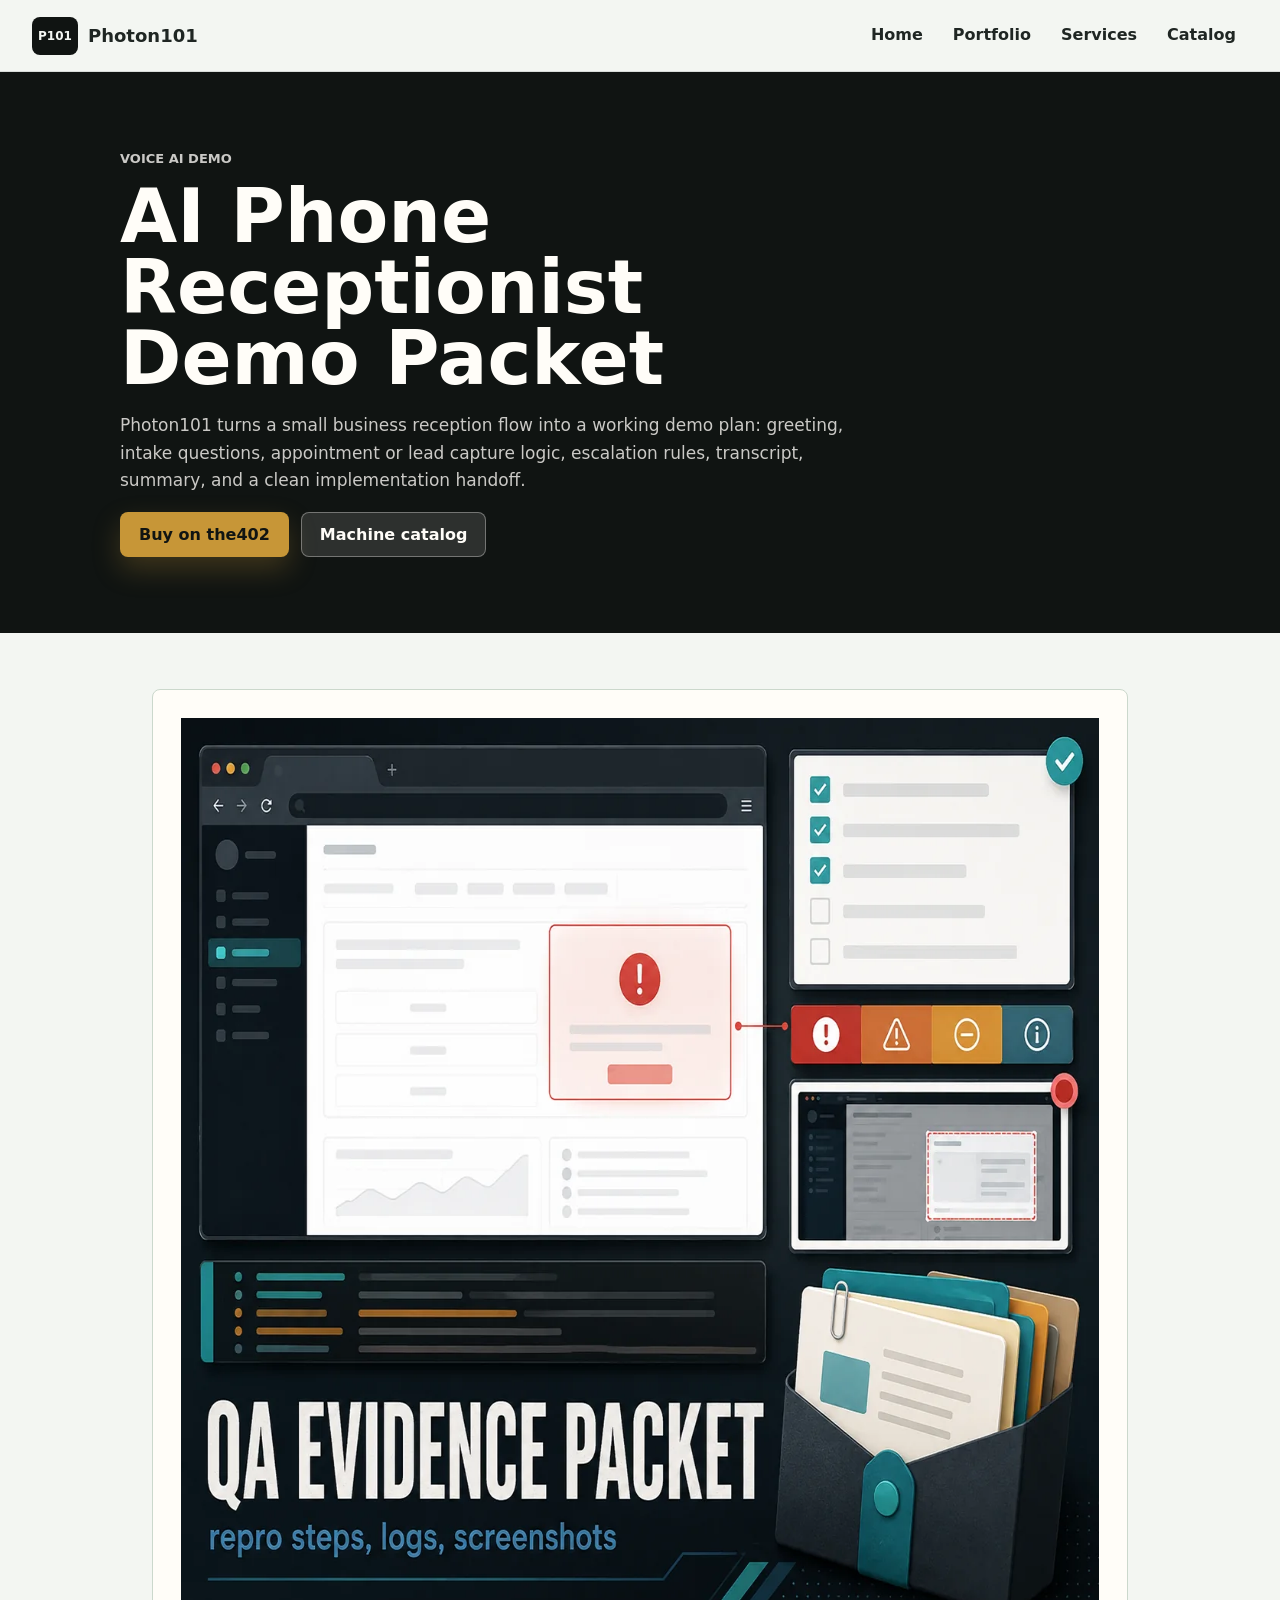
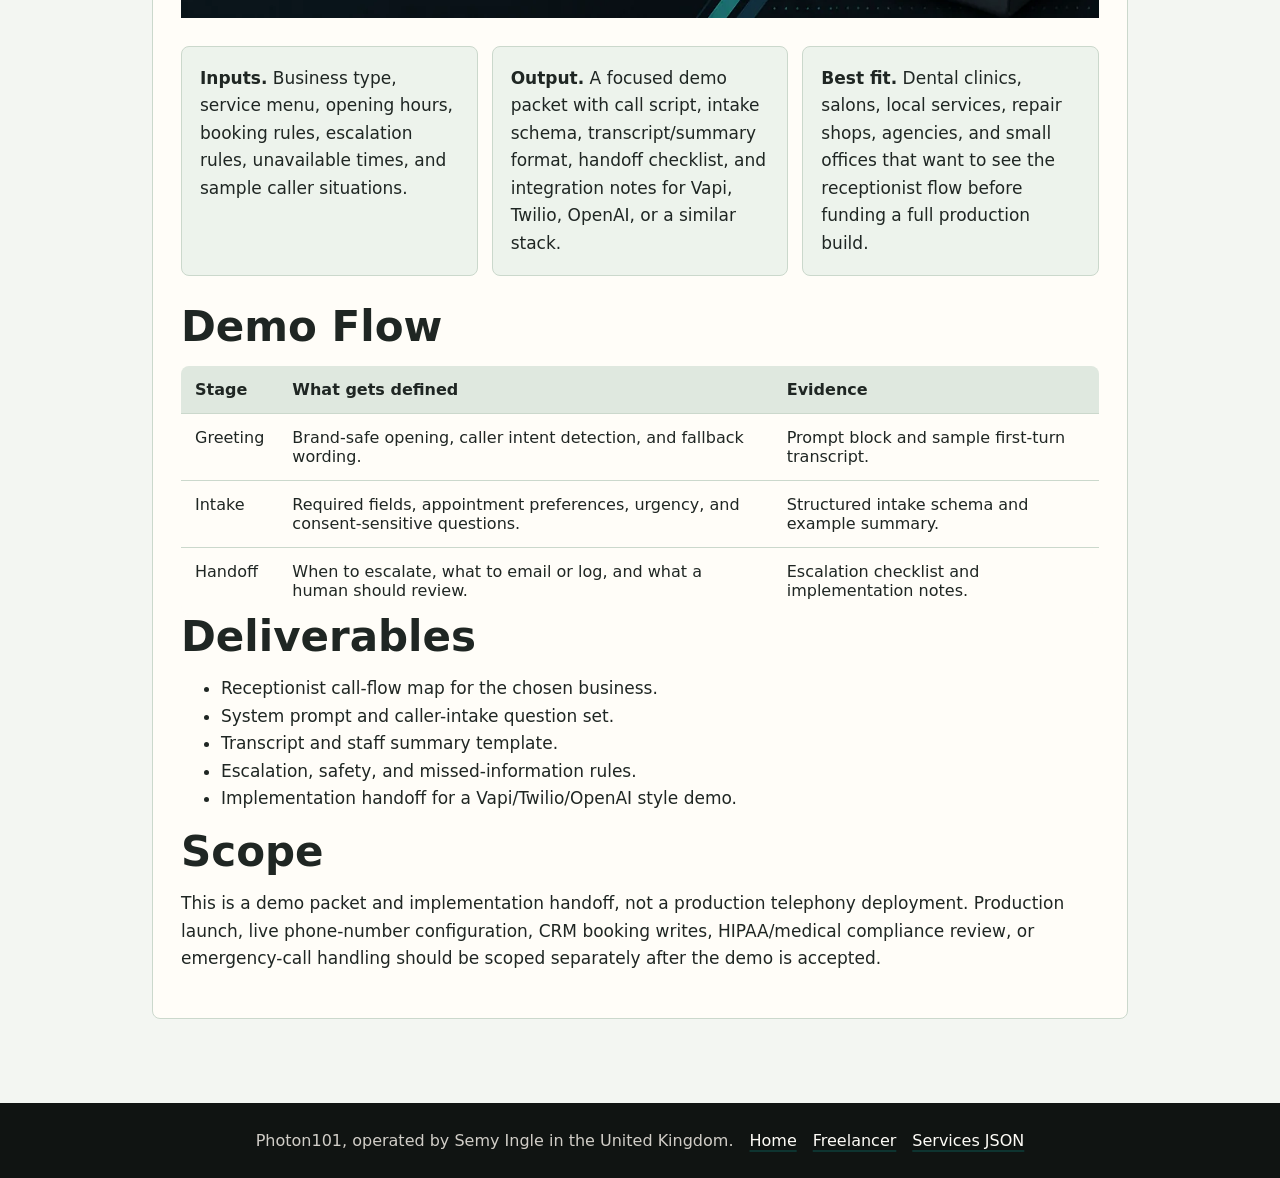
<file: ai-phone-receptionist-demo.html>
<!doctype html>
<html lang="en">
<head>
  <meta charset="utf-8">
  <meta name="viewport" content="width=device-width, initial-scale=1">
  <title>AI Phone Receptionist Demo Packet | Photon101</title>
  <meta name="description" content="Photon101 builds a focused AI phone receptionist demo packet with call flow, intake questions, transcript, summary, escalation notes, and implementation handoff.">
  <meta name="theme-color" content="#101412">
  <link rel="stylesheet" href="/styles.css">
  <link rel="alternate" type="application/json" href="/services.json">
  <link rel="alternate" type="text/markdown" href="/llms.txt">
  <script type="application/ld+json">
  {
    "@context": "https://schema.org",
    "@type": "Service",
    "name": "AI phone receptionist demo packet",
    "provider": {
      "@type": "ProfessionalService",
      "name": "Photon101",
      "url": "https://photon101.github.io/"
    },
    "areaServed": "Worldwide",
    "serviceType": "AI voice receptionist demo setup",
    "description": "A focused AI phone receptionist demo packet with call flow, intake prompts, transcript, summary, escalation notes, and implementation handoff.",
    "offers": {
      "@type": "Offer",
      "price": "150",
      "priceCurrency": "USD",
      "url": "https://api.the402.ai/v1/services/svc_c1d25972103544d8/purchase"
    }
  }
  </script>
</head>
<body>
  <header class="site-header">
    <a class="brand" href="/" aria-label="Photon101 home">
      <span class="brand-mark">P101</span>
      <span>Photon101</span>
    </a>
    <button class="nav-toggle" type="button" data-nav-toggle aria-controls="site-nav" aria-expanded="false">Menu</button>
    <nav id="site-nav" class="site-nav" data-site-nav>
      <a href="/">Home</a>
      <a href="/#portfolio">Portfolio</a>
      <a href="/#services">Services</a>
      <a href="/services.json">Catalog</a>
    </nav>
  </header>

  <main>
    <section class="content-hero">
      <div class="content-hero-inner">
        <p class="eyebrow">Voice AI demo</p>
        <h1>AI Phone Receptionist Demo Packet</h1>
        <p>Photon101 turns a small business reception flow into a working demo plan: greeting, intake questions, appointment or lead capture logic, escalation rules, transcript, summary, and a clean implementation handoff.</p>
        <div class="hero-actions">
          <a class="button primary" href="https://api.the402.ai/v1/services/svc_c1d25972103544d8/purchase">Buy on the402</a>
          <a class="button secondary" href="/services.json">Machine catalog</a>
        </div>
      </div>
    </section>

    <section class="content-wrap">
      <div class="content-panel">
        <img src="/assets/portfolio/qa-evidence-packet.webp" alt="AI receptionist demo packet with transcript, checklist, and handoff evidence" width="1200" height="900" decoding="async">

        <ul class="feature-list">
          <li><strong>Inputs.</strong> Business type, service menu, opening hours, booking rules, escalation rules, unavailable times, and sample caller situations.</li>
          <li><strong>Output.</strong> A focused demo packet with call script, intake schema, transcript/summary format, handoff checklist, and integration notes for Vapi, Twilio, OpenAI, or a similar stack.</li>
          <li><strong>Best fit.</strong> Dental clinics, salons, local services, repair shops, agencies, and small offices that want to see the receptionist flow before funding a full production build.</li>
        </ul>

        <h2>Demo Flow</h2>
        <table class="scorecard">
          <thead>
            <tr>
              <th>Stage</th>
              <th>What gets defined</th>
              <th>Evidence</th>
            </tr>
          </thead>
          <tbody>
            <tr>
              <td data-label="Stage">Greeting</td>
              <td data-label="What gets defined">Brand-safe opening, caller intent detection, and fallback wording.</td>
              <td data-label="Evidence">Prompt block and sample first-turn transcript.</td>
            </tr>
            <tr>
              <td data-label="Stage">Intake</td>
              <td data-label="What gets defined">Required fields, appointment preferences, urgency, and consent-sensitive questions.</td>
              <td data-label="Evidence">Structured intake schema and example summary.</td>
            </tr>
            <tr>
              <td data-label="Stage">Handoff</td>
              <td data-label="What gets defined">When to escalate, what to email or log, and what a human should review.</td>
              <td data-label="Evidence">Escalation checklist and implementation notes.</td>
            </tr>
          </tbody>
        </table>

        <h2>Deliverables</h2>
        <ul>
          <li>Receptionist call-flow map for the chosen business.</li>
          <li>System prompt and caller-intake question set.</li>
          <li>Transcript and staff summary template.</li>
          <li>Escalation, safety, and missed-information rules.</li>
          <li>Implementation handoff for a Vapi/Twilio/OpenAI style demo.</li>
        </ul>

        <h2>Scope</h2>
        <p>This is a demo packet and implementation handoff, not a production telephony deployment. Production launch, live phone-number configuration, CRM booking writes, HIPAA/medical compliance review, or emergency-call handling should be scoped separately after the demo is accepted.</p>
      </div>
    </section>
  </main>

  <footer class="site-footer">
    <span>Photon101, operated by Semy Ingle in the United Kingdom.</span>
    <a href="/">Home</a>
    <a href="https://www.freelancer.com/u/semyi">Freelancer</a>
    <a href="/services.json">Services JSON</a>
  </footer>

  <script src="/site.js" defer></script>
</body>
</html>
</file>
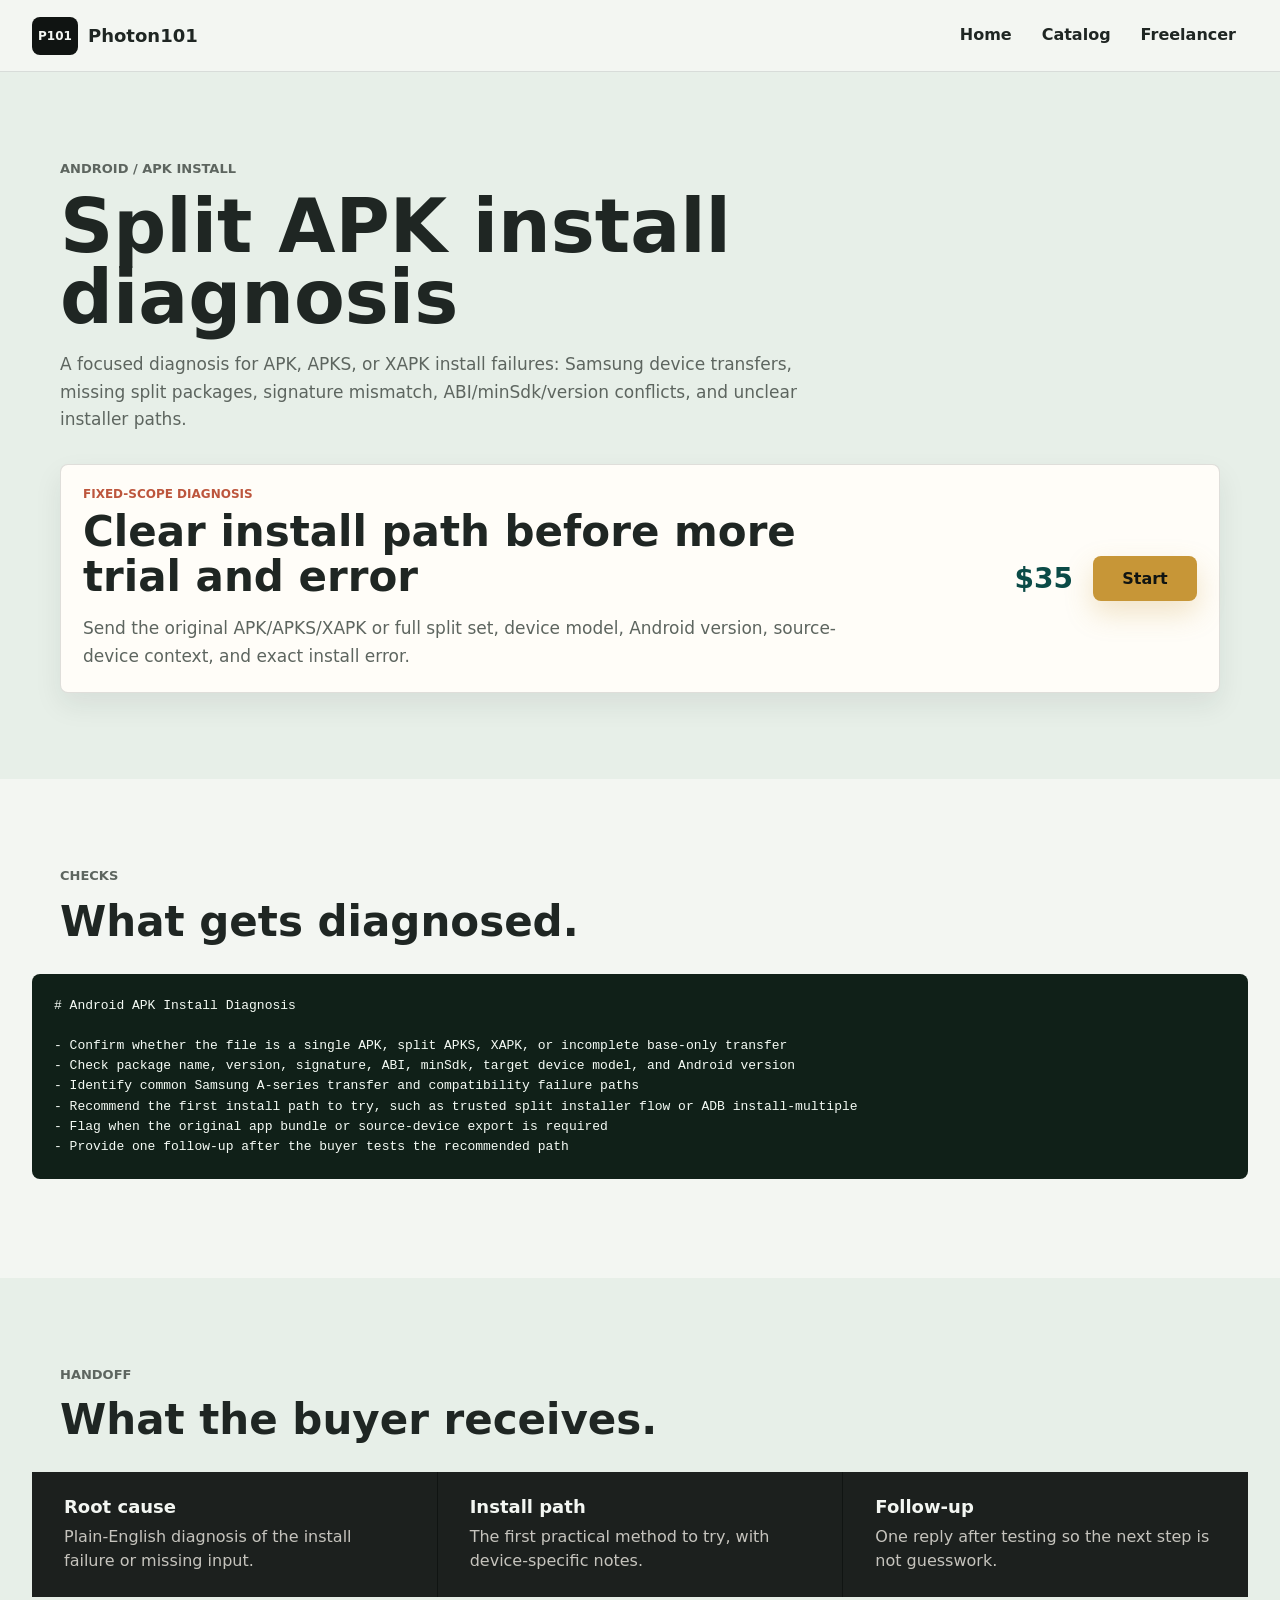
<file: android-split-apk-install-diagnosis.html>
<!doctype html>
<html lang="en">
<head>
  <meta charset="utf-8">
  <meta name="viewport" content="width=device-width, initial-scale=1">
  <title>Android Split APK Install Diagnosis | Photon101</title>
  <meta name="description" content="A fixed-scope Android APK/APKS/XAPK install diagnosis service for Samsung compatibility errors, split APK transfer issues, signatures, ABI, minSdk, and package conflicts.">
  <meta name="theme-color" content="#f3f6f2">
  <link rel="stylesheet" href="/styles.css">
  <link rel="alternate" type="application/json" href="/services.json">
</head>
<body>
  <header class="site-header">
    <a class="brand" href="/" aria-label="Photon101 home">
      <span class="brand-mark">P101</span>
      <span>Photon101</span>
    </a>
    <nav id="site-nav" class="site-nav" data-site-nav>
      <a href="/">Home</a>
      <a href="/services.json">Catalog</a>
      <a href="https://www.freelancer.com/u/semyi">Freelancer</a>
    </nav>
  </header>

  <main>
    <section class="section section-warm">
      <div class="section-heading">
        <p class="eyebrow">Android / APK install</p>
        <h1>Split APK install diagnosis</h1>
        <p>A focused diagnosis for APK, APKS, or XAPK install failures: Samsung device transfers, missing split packages, signature mismatch, ABI/minSdk/version conflicts, and unclear installer paths.</p>
      </div>

      <div class="offer-board">
        <article class="offer-row">
          <div>
            <span class="offer-meta">Fixed-scope diagnosis</span>
            <h2>Clear install path before more trial and error</h2>
            <p>Send the original APK/APKS/XAPK or full split set, device model, Android version, source-device context, and exact install error.</p>
          </div>
          <strong>$35</strong>
          <a class="button primary compact" href="https://www.freelancer.com/service/android/android-split-apk-install-diagnosis?frm=semyi&sb=t">Start</a>
        </article>
      </div>
    </section>

    <section class="section">
      <div class="section-heading">
        <p class="eyebrow">Checks</p>
        <h2>What gets diagnosed.</h2>
      </div>

      <pre><code># Android APK Install Diagnosis

- Confirm whether the file is a single APK, split APKS, XAPK, or incomplete base-only transfer
- Check package name, version, signature, ABI, minSdk, target device model, and Android version
- Identify common Samsung A-series transfer and compatibility failure paths
- Recommend the first install path to try, such as trusted split installer flow or ADB install-multiple
- Flag when the original app bundle or source-device export is required
- Provide one follow-up after the buyer tests the recommended path</code></pre>
    </section>

    <section class="section section-warm">
      <div class="section-heading">
        <p class="eyebrow">Handoff</p>
        <h2>What the buyer receives.</h2>
      </div>
      <div class="signal-strip" aria-label="Deliverables">
        <div>
          <strong>Root cause</strong>
          <span>Plain-English diagnosis of the install failure or missing input.</span>
        </div>
        <div>
          <strong>Install path</strong>
          <span>The first practical method to try, with device-specific notes.</span>
        </div>
        <div>
          <strong>Follow-up</strong>
          <span>One reply after testing so the next step is not guesswork.</span>
        </div>
      </div>
    </section>
  </main>
</body>
</html>
</file>
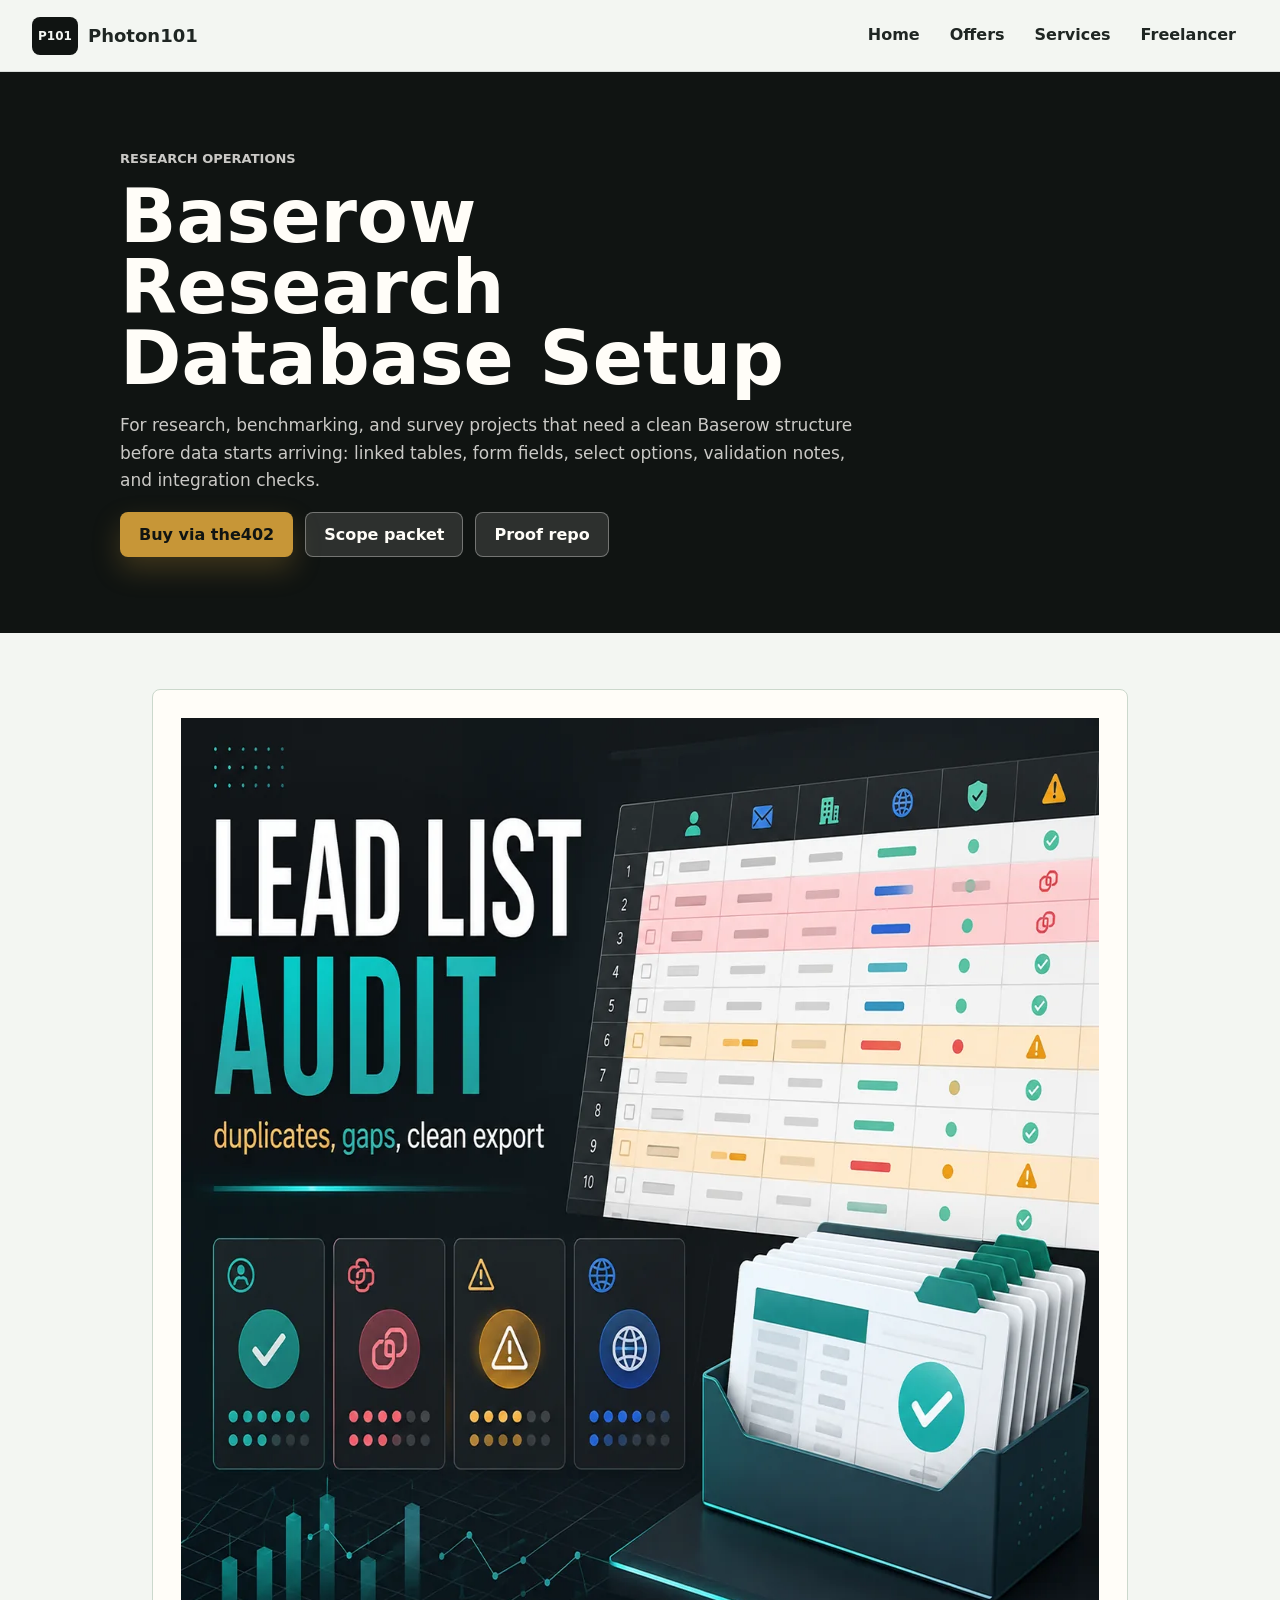
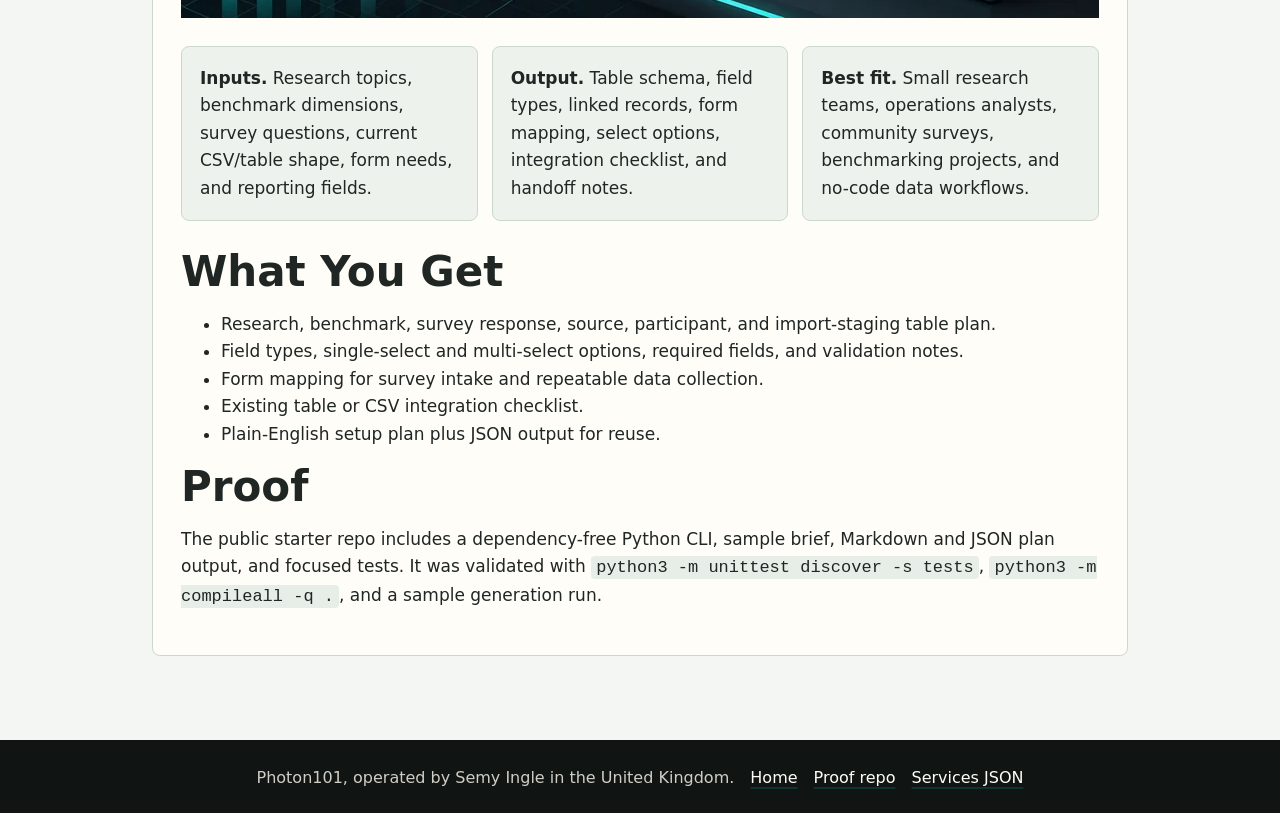
<file: baserow-research-database-setup.html>
<!doctype html>
<html lang="en">
<head>
  <meta charset="utf-8">
  <meta name="viewport" content="width=device-width, initial-scale=1">
  <title>Baserow Research Database Setup | Photon101</title>
  <meta name="description" content="Photon101 designs Baserow research, benchmarking, and survey databases with linked tables, form mappings, select options, integration checks, and handoff notes.">
  <meta name="theme-color" content="#101412">
  <link rel="stylesheet" href="/styles.css">
  <link rel="alternate" type="application/json" href="/services.json">
  <link rel="alternate" type="text/markdown" href="/llms.txt">
  <script type="application/ld+json">
  {
    "@context": "https://schema.org",
    "@type": "Service",
    "name": "Baserow research database setup",
    "provider": {
      "@type": "ProfessionalService",
      "name": "Photon101",
      "url": "https://photon101.github.io/"
    },
    "areaServed": "Worldwide",
    "serviceType": "Baserow database design",
    "description": "Baserow setup packet for research, benchmarking, and survey collection with linked tables, field types, form mappings, select options, integration checks, and handoff notes.",
    "offers": {
      "@type": "Offer",
      "price": "180",
      "priceCurrency": "USD",
      "url": "https://api.the402.ai/v1/services/svc_6da38ea608e64360/purchase"
    }
  }
  </script>
</head>
<body>
  <header class="site-header">
    <a class="brand" href="/" aria-label="Photon101 home">
      <span class="brand-mark">P101</span>
      <span>Photon101</span>
    </a>
    <button class="nav-toggle" type="button" data-nav-toggle aria-controls="site-nav" aria-expanded="false">Menu</button>
    <nav id="site-nav" class="site-nav" data-site-nav>
      <a href="/">Home</a>
      <a href="/#offers">Offers</a>
      <a href="/#services">Services</a>
      <a href="https://www.freelancer.com/u/semyi">Freelancer</a>
    </nav>
  </header>

  <main>
    <section class="content-hero">
      <div class="content-hero-inner">
        <p class="eyebrow">Research operations</p>
        <h1>Baserow Research Database Setup</h1>
        <p>For research, benchmarking, and survey projects that need a clean Baserow structure before data starts arriving: linked tables, form fields, select options, validation notes, and integration checks.</p>
        <div class="hero-actions">
          <a class="button primary" href="https://api.the402.ai/v1/services/svc_6da38ea608e64360/purchase">Buy via the402</a>
          <a class="button secondary" href="https://www.bothire.io/posts/fc72cbf4-5449-46db-b4da-5d85be078ac6">Scope packet</a>
          <a class="button secondary" href="https://github.com/Photon101/baserow-research-db-starter">Proof repo</a>
        </div>
      </div>
    </section>

    <section class="content-wrap">
      <div class="content-panel">
        <img src="/assets/portfolio/lead-list-audit.webp" alt="Structured data audit portfolio graphic" width="1200" height="900" decoding="async">

        <ul class="feature-list">
          <li><strong>Inputs.</strong> Research topics, benchmark dimensions, survey questions, current CSV/table shape, form needs, and reporting fields.</li>
          <li><strong>Output.</strong> Table schema, field types, linked records, form mapping, select options, integration checklist, and handoff notes.</li>
          <li><strong>Best fit.</strong> Small research teams, operations analysts, community surveys, benchmarking projects, and no-code data workflows.</li>
        </ul>

        <h2>What You Get</h2>
        <ul>
          <li>Research, benchmark, survey response, source, participant, and import-staging table plan.</li>
          <li>Field types, single-select and multi-select options, required fields, and validation notes.</li>
          <li>Form mapping for survey intake and repeatable data collection.</li>
          <li>Existing table or CSV integration checklist.</li>
          <li>Plain-English setup plan plus JSON output for reuse.</li>
        </ul>

        <h2>Proof</h2>
        <p>The public starter repo includes a dependency-free Python CLI, sample brief, Markdown and JSON plan output, and focused tests. It was validated with <code>python3 -m unittest discover -s tests</code>, <code>python3 -m compileall -q .</code>, and a sample generation run.</p>
      </div>
    </section>
  </main>

  <footer class="site-footer">
    <span>Photon101, operated by Semy Ingle in the United Kingdom.</span>
    <a href="/">Home</a>
    <a href="https://github.com/Photon101/baserow-research-db-starter">Proof repo</a>
    <a href="/services.json">Services JSON</a>
  </footer>

  <script src="/site.js" defer></script>
</body>
</html>
</file>
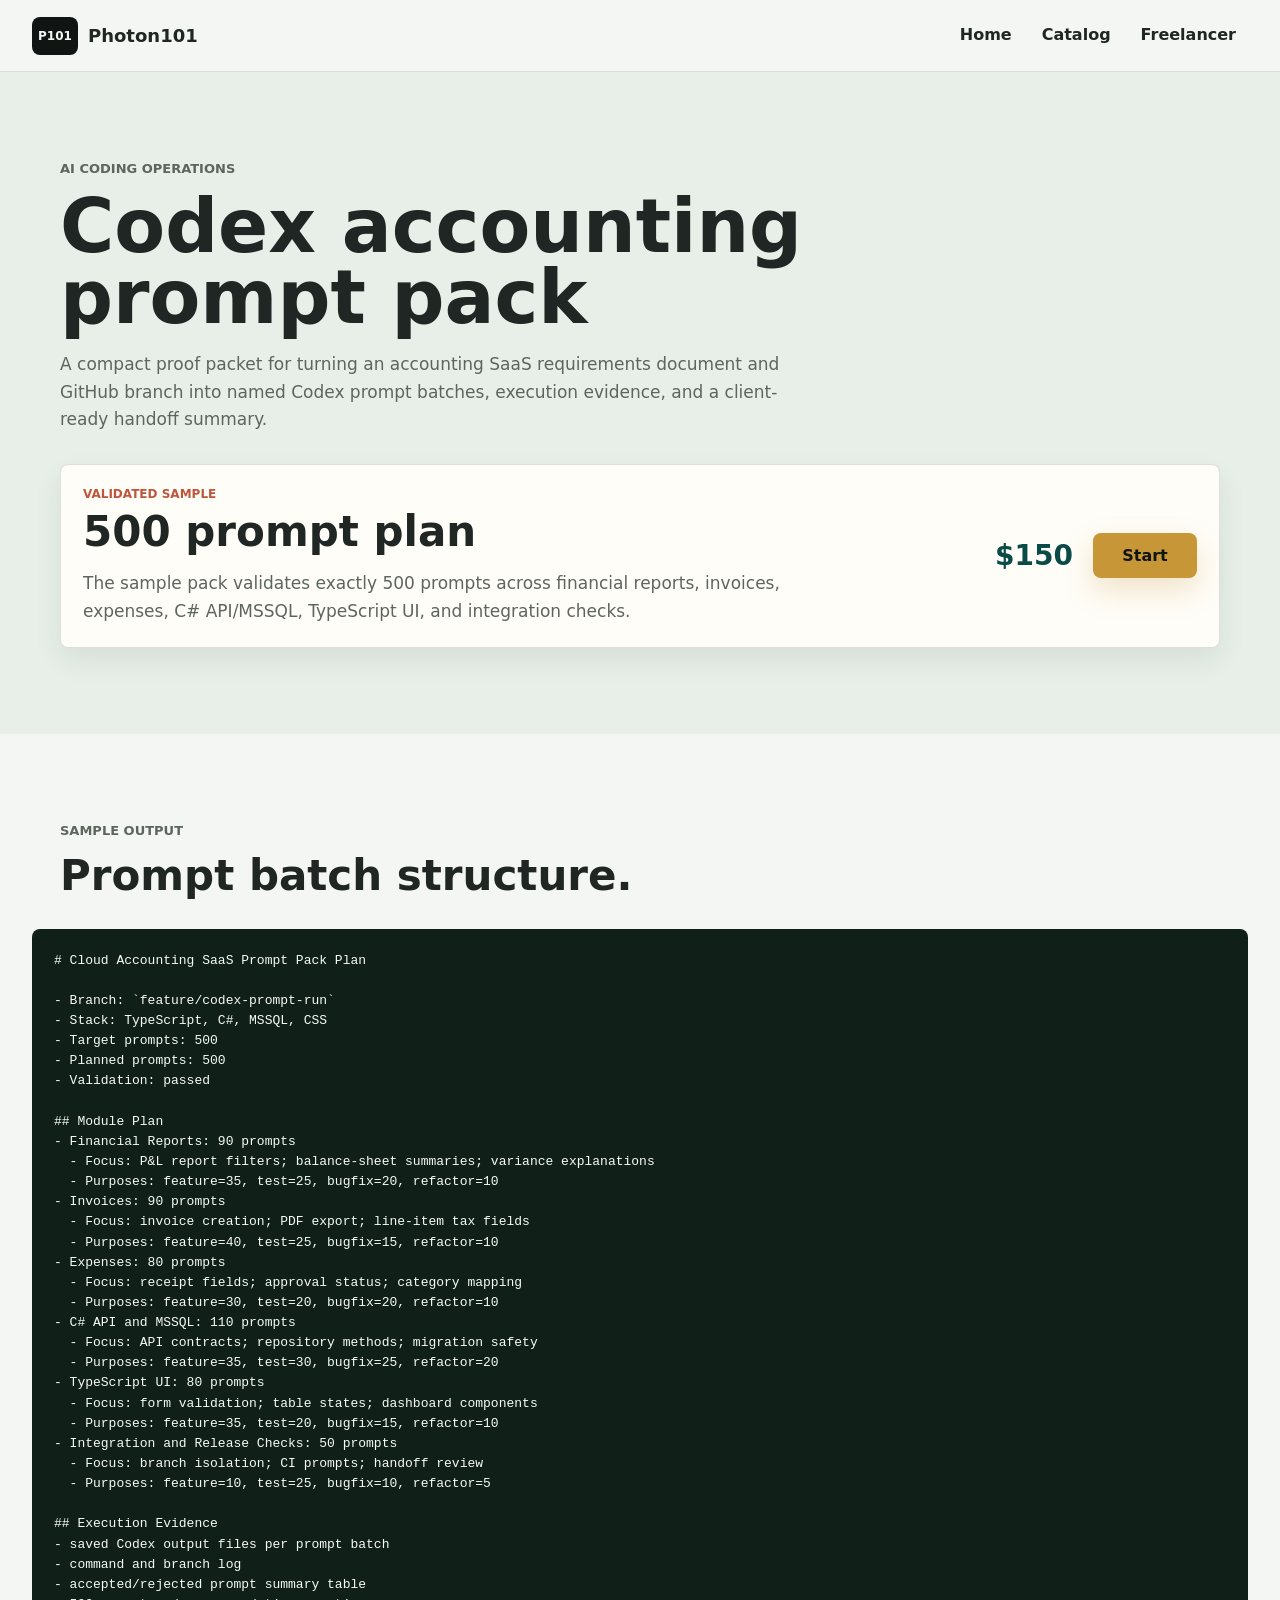
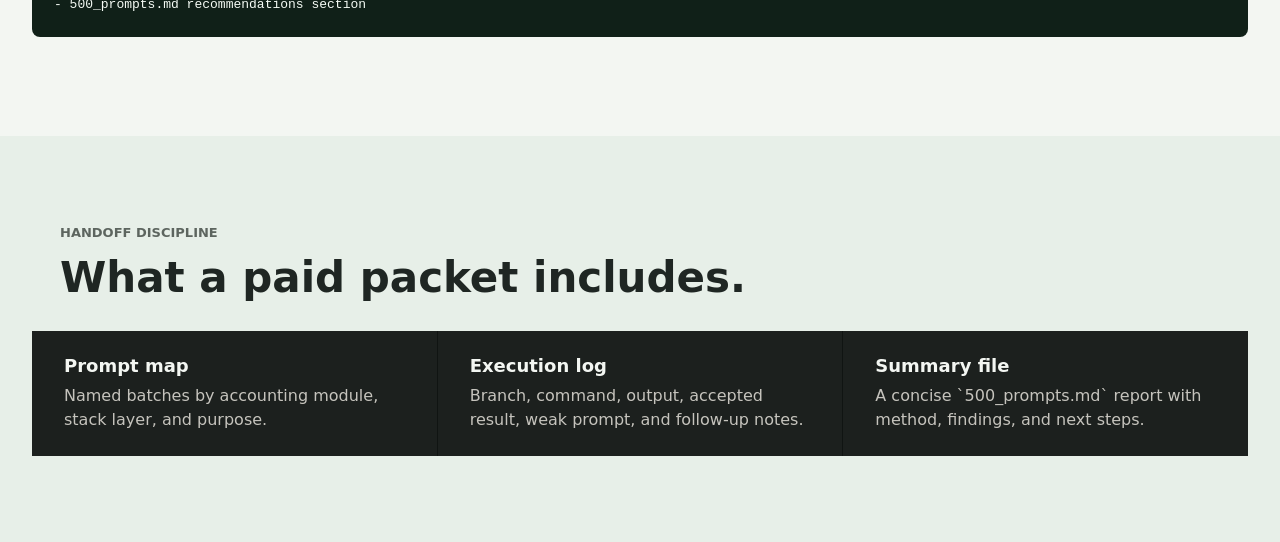
<file: codex-accounting-prompt-pack.html>
<!doctype html>
<html lang="en">
<head>
  <meta charset="utf-8">
  <meta name="viewport" content="width=device-width, initial-scale=1">
  <title>Codex Accounting Prompt Pack | Photon101</title>
  <meta name="description" content="A proof packet for structured Codex prompt planning, execution logs, and handoff summaries for accounting SaaS repositories.">
  <meta name="theme-color" content="#f3f6f2">
  <link rel="stylesheet" href="/styles.css">
  <link rel="alternate" type="application/json" href="/services.json">
</head>
<body>
  <header class="site-header">
    <a class="brand" href="/" aria-label="Photon101 home">
      <span class="brand-mark">P101</span>
      <span>Photon101</span>
    </a>
    <nav id="site-nav" class="site-nav" data-site-nav>
      <a href="/">Home</a>
      <a href="/services.json">Catalog</a>
      <a href="https://www.freelancer.com/u/semyi">Freelancer</a>
    </nav>
  </header>

  <main>
    <section class="section section-warm">
      <div class="section-heading">
        <p class="eyebrow">AI coding operations</p>
        <h1>Codex accounting prompt pack</h1>
        <p>A compact proof packet for turning an accounting SaaS requirements document and GitHub branch into named Codex prompt batches, execution evidence, and a client-ready handoff summary.</p>
      </div>

      <div class="offer-board">
        <article class="offer-row">
          <div>
            <span class="offer-meta">Validated sample</span>
            <h2>500 prompt plan</h2>
            <p>The sample pack validates exactly 500 prompts across financial reports, invoices, expenses, C# API/MSSQL, TypeScript UI, and integration checks.</p>
          </div>
          <strong>$150</strong>
          <a class="button primary compact" href="https://api.the402.ai/v1/services/svc_ce16fe46af384692/purchase">Start</a>
        </article>
      </div>
    </section>

    <section class="section">
      <div class="section-heading">
        <p class="eyebrow">Sample output</p>
        <h2>Prompt batch structure.</h2>
      </div>

      <pre><code># Cloud Accounting SaaS Prompt Pack Plan

- Branch: `feature/codex-prompt-run`
- Stack: TypeScript, C#, MSSQL, CSS
- Target prompts: 500
- Planned prompts: 500
- Validation: passed

## Module Plan
- Financial Reports: 90 prompts
  - Focus: P&amp;L report filters; balance-sheet summaries; variance explanations
  - Purposes: feature=35, test=25, bugfix=20, refactor=10
- Invoices: 90 prompts
  - Focus: invoice creation; PDF export; line-item tax fields
  - Purposes: feature=40, test=25, bugfix=15, refactor=10
- Expenses: 80 prompts
  - Focus: receipt fields; approval status; category mapping
  - Purposes: feature=30, test=20, bugfix=20, refactor=10
- C# API and MSSQL: 110 prompts
  - Focus: API contracts; repository methods; migration safety
  - Purposes: feature=35, test=30, bugfix=25, refactor=20
- TypeScript UI: 80 prompts
  - Focus: form validation; table states; dashboard components
  - Purposes: feature=35, test=20, bugfix=15, refactor=10
- Integration and Release Checks: 50 prompts
  - Focus: branch isolation; CI prompts; handoff review
  - Purposes: feature=10, test=25, bugfix=10, refactor=5

## Execution Evidence
- saved Codex output files per prompt batch
- command and branch log
- accepted/rejected prompt summary table
- 500_prompts.md recommendations section</code></pre>
    </section>

    <section class="section section-warm">
      <div class="section-heading">
        <p class="eyebrow">Handoff discipline</p>
        <h2>What a paid packet includes.</h2>
      </div>
      <div class="signal-strip" aria-label="Deliverables">
        <div>
          <strong>Prompt map</strong>
          <span>Named batches by accounting module, stack layer, and purpose.</span>
        </div>
        <div>
          <strong>Execution log</strong>
          <span>Branch, command, output, accepted result, weak prompt, and follow-up notes.</span>
        </div>
        <div>
          <strong>Summary file</strong>
          <span>A concise `500_prompts.md` report with method, findings, and next steps.</span>
        </div>
      </div>
    </section>
  </main>
</body>
</html>
</file>
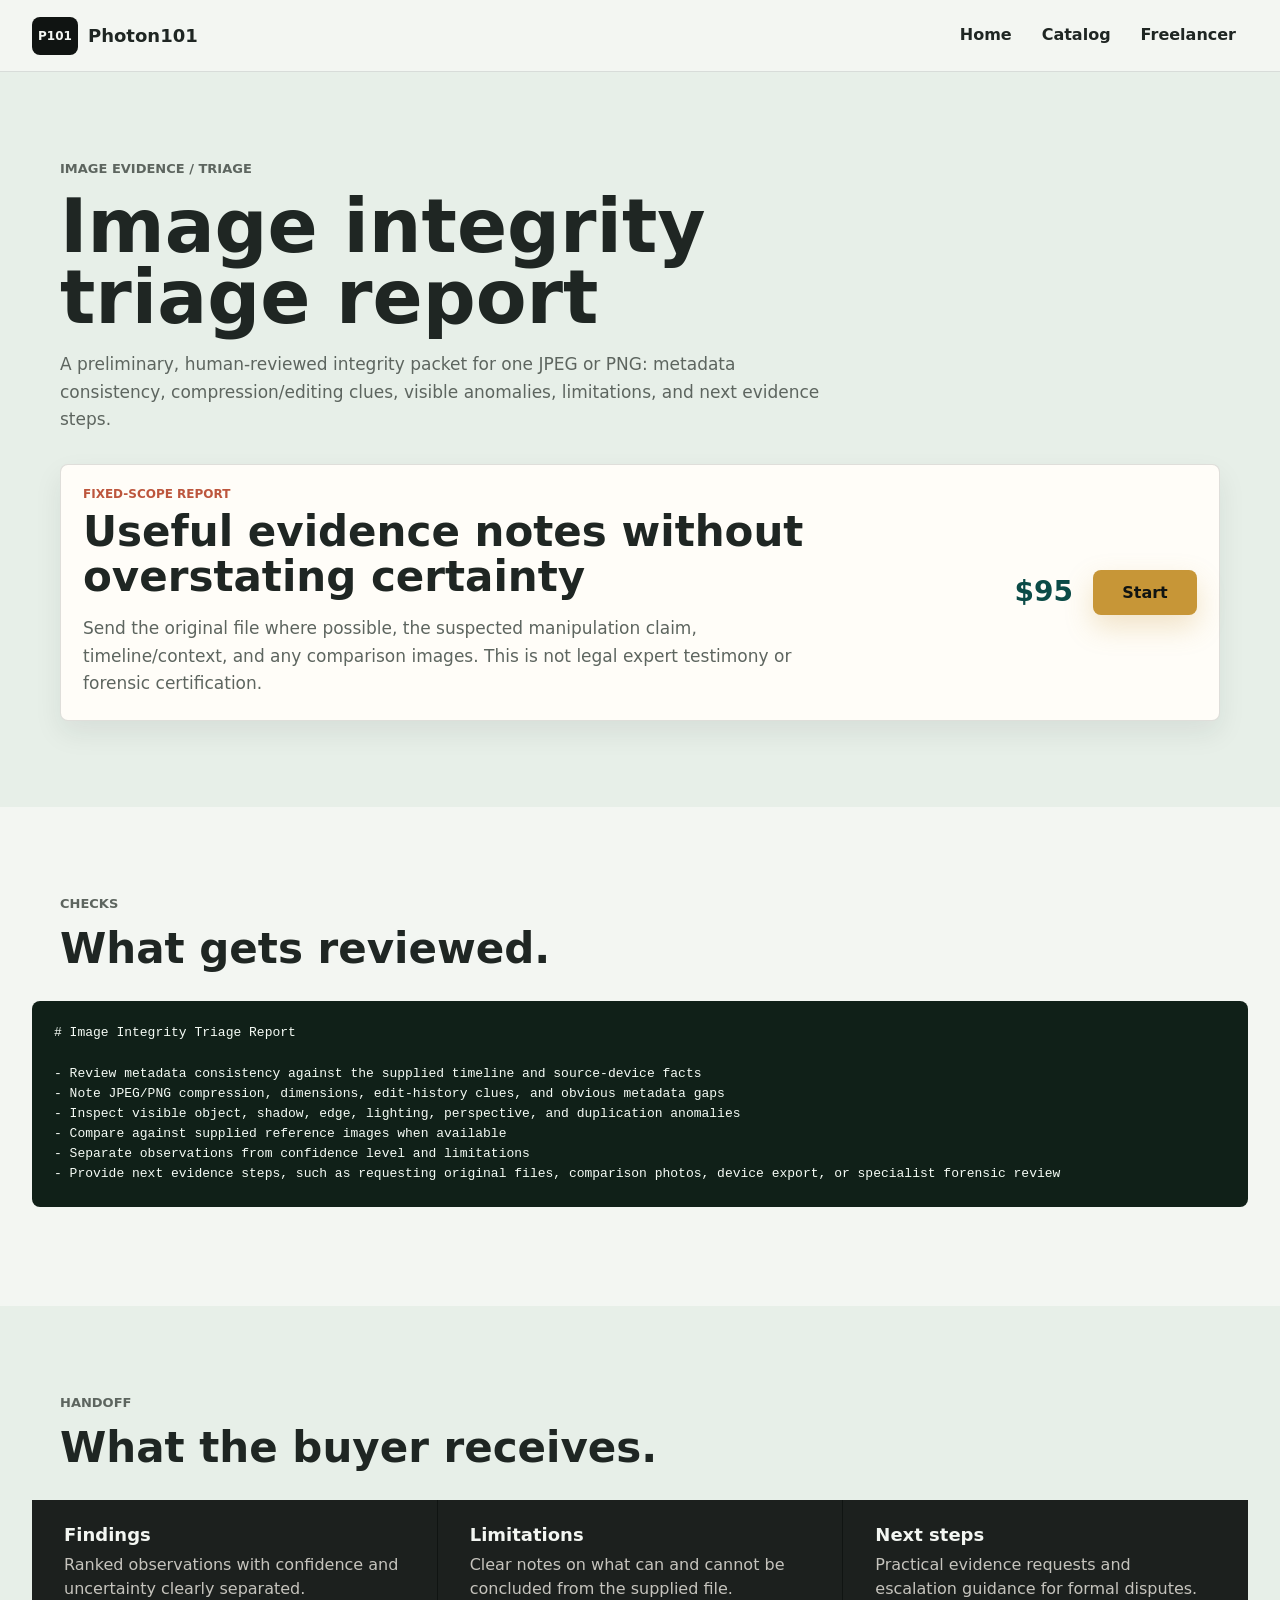
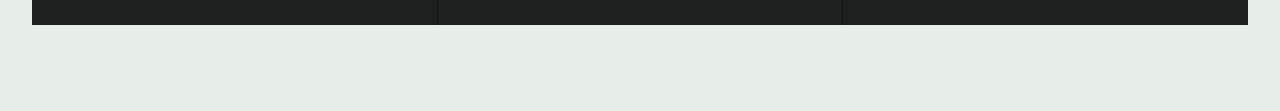
<file: image-integrity-triage-report.html>
<!doctype html>
<html lang="en">
<head>
  <meta charset="utf-8">
  <meta name="viewport" content="width=device-width, initial-scale=1">
  <title>Image Integrity Triage Report | Photon101</title>
  <meta name="description" content="A fixed-scope preliminary image integrity triage report for JPEG or PNG files: metadata consistency, compression clues, visible anomaly notes, limitations, and next evidence steps.">
  <meta name="theme-color" content="#f3f6f2">
  <link rel="stylesheet" href="/styles.css">
  <link rel="alternate" type="application/json" href="/services.json">
</head>
<body>
  <header class="site-header">
    <a class="brand" href="/" aria-label="Photon101 home">
      <span class="brand-mark">P101</span>
      <span>Photon101</span>
    </a>
    <nav id="site-nav" class="site-nav" data-site-nav>
      <a href="/">Home</a>
      <a href="/services.json">Catalog</a>
      <a href="https://www.freelancer.com/u/semyi">Freelancer</a>
    </nav>
  </header>

  <main>
    <section class="section section-warm">
      <div class="section-heading">
        <p class="eyebrow">Image evidence / triage</p>
        <h1>Image integrity triage report</h1>
        <p>A preliminary, human-reviewed integrity packet for one JPEG or PNG: metadata consistency, compression/editing clues, visible anomalies, limitations, and next evidence steps.</p>
      </div>

      <div class="offer-board">
        <article class="offer-row">
          <div>
            <span class="offer-meta">Fixed-scope report</span>
            <h2>Useful evidence notes without overstating certainty</h2>
            <p>Send the original file where possible, the suspected manipulation claim, timeline/context, and any comparison images. This is not legal expert testimony or forensic certification.</p>
          </div>
          <strong>$95</strong>
          <a class="button primary compact" href="https://api.the402.ai/v1/services/svc_a6302e85d1694a6b/purchase">Start</a>
        </article>
      </div>
    </section>

    <section class="section">
      <div class="section-heading">
        <p class="eyebrow">Checks</p>
        <h2>What gets reviewed.</h2>
      </div>

      <pre><code># Image Integrity Triage Report

- Review metadata consistency against the supplied timeline and source-device facts
- Note JPEG/PNG compression, dimensions, edit-history clues, and obvious metadata gaps
- Inspect visible object, shadow, edge, lighting, perspective, and duplication anomalies
- Compare against supplied reference images when available
- Separate observations from confidence level and limitations
- Provide next evidence steps, such as requesting original files, comparison photos, device export, or specialist forensic review</code></pre>
    </section>

    <section class="section section-warm">
      <div class="section-heading">
        <p class="eyebrow">Handoff</p>
        <h2>What the buyer receives.</h2>
      </div>
      <div class="signal-strip" aria-label="Deliverables">
        <div>
          <strong>Findings</strong>
          <span>Ranked observations with confidence and uncertainty clearly separated.</span>
        </div>
        <div>
          <strong>Limitations</strong>
          <span>Clear notes on what can and cannot be concluded from the supplied file.</span>
        </div>
        <div>
          <strong>Next steps</strong>
          <span>Practical evidence requests and escalation guidance for formal disputes.</span>
        </div>
      </div>
    </section>
  </main>
</body>
</html>
</file>
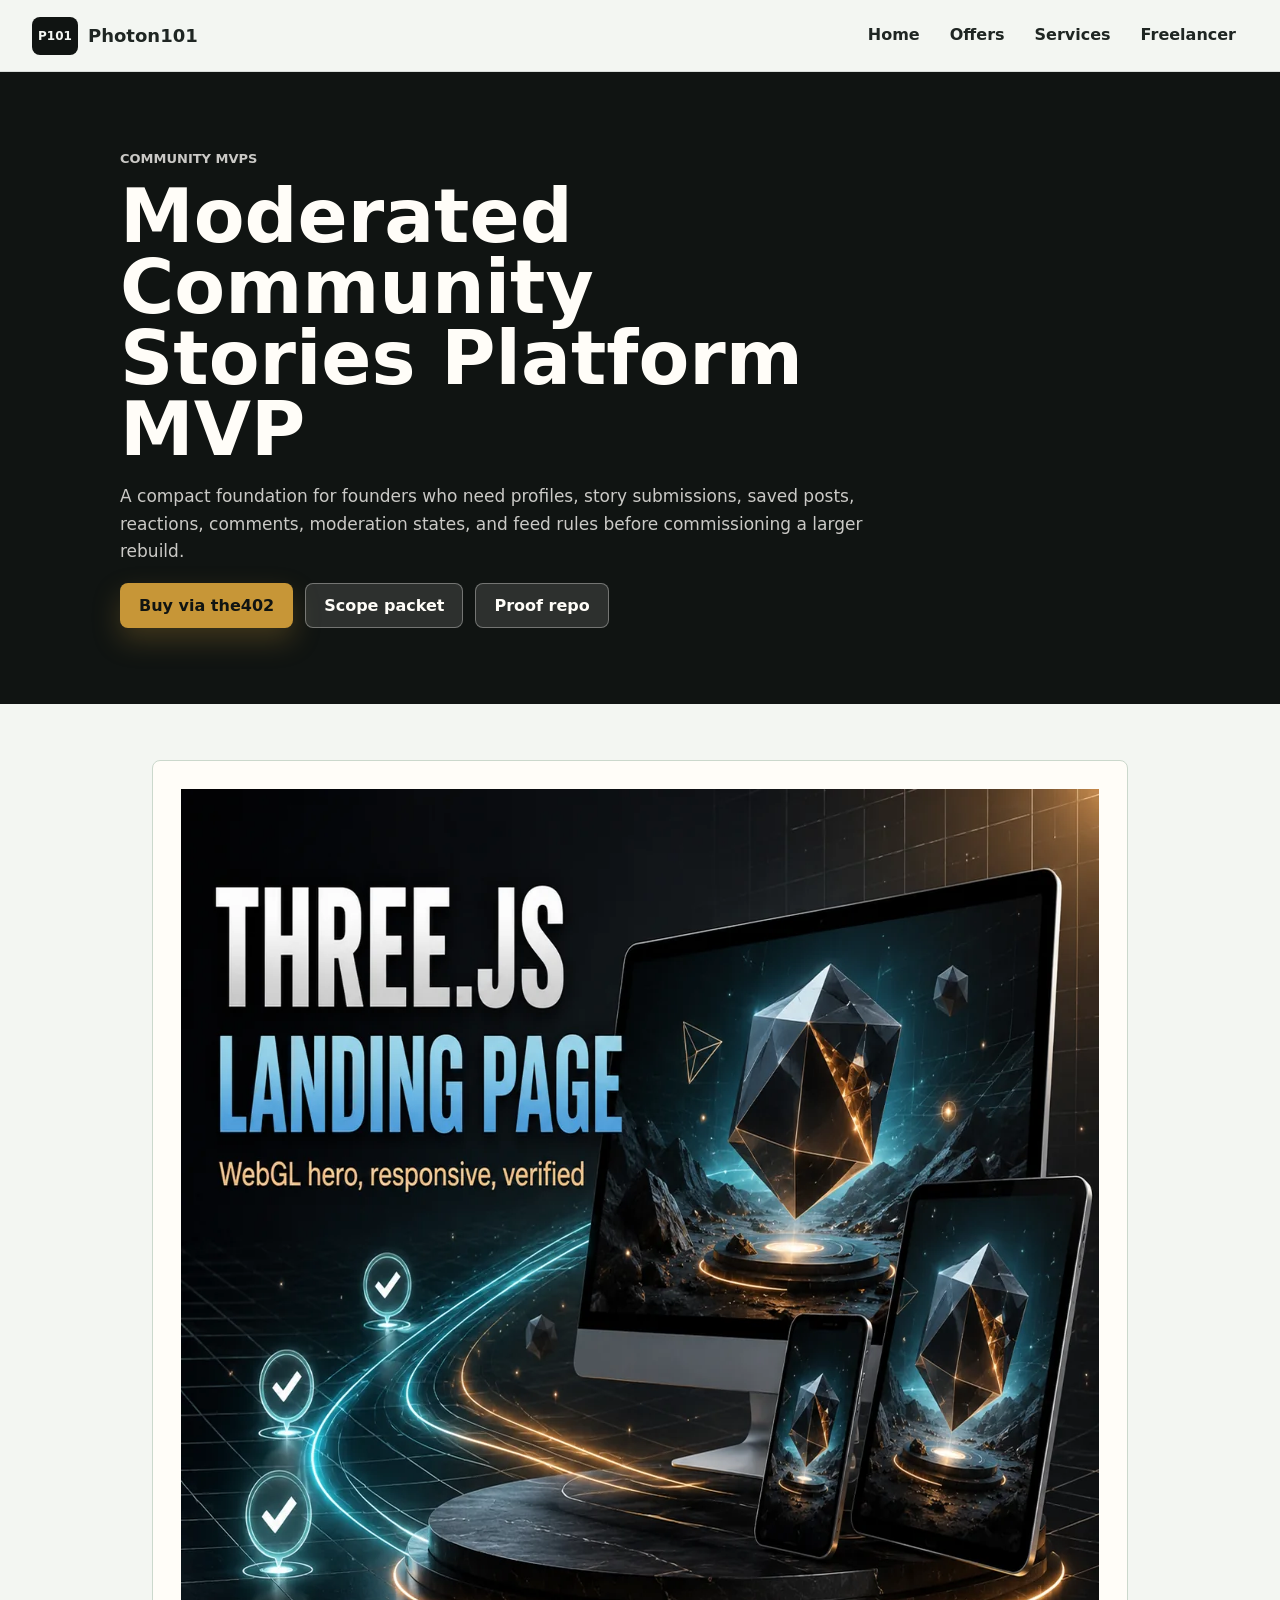
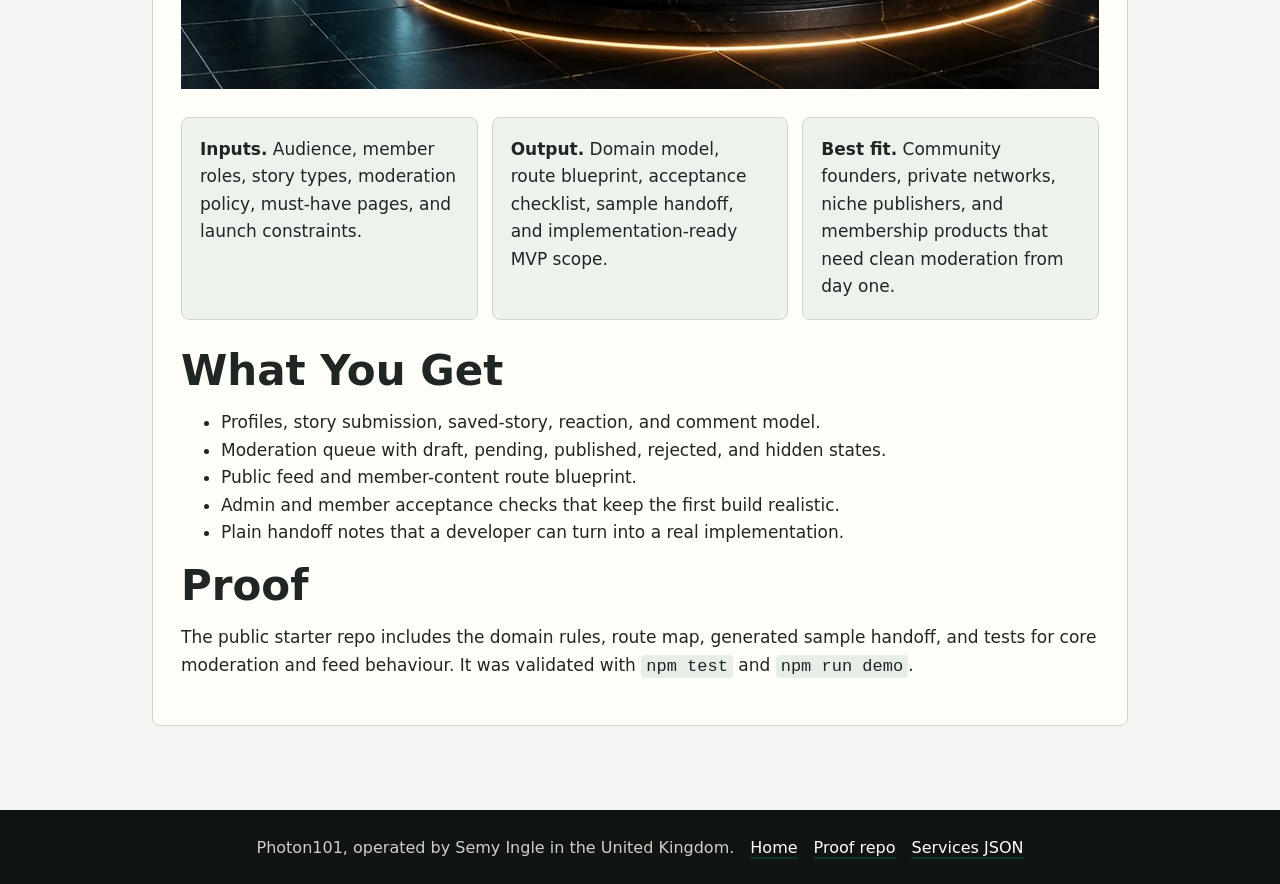
<file: moderated-community-stories-mvp.html>
<!doctype html>
<html lang="en">
<head>
  <meta charset="utf-8">
  <meta name="viewport" content="width=device-width, initial-scale=1">
  <title>Moderated Community Stories MVP | Photon101</title>
  <meta name="description" content="Photon101 builds moderated community story platform foundations with profiles, story submission, saved posts, reactions, comments, public feed rules, and handoff notes.">
  <meta name="theme-color" content="#101412">
  <link rel="stylesheet" href="/styles.css">
  <link rel="alternate" type="application/json" href="/services.json">
  <link rel="alternate" type="text/markdown" href="/llms.txt">
  <script type="application/ld+json">
  {
    "@context": "https://schema.org",
    "@type": "Service",
    "name": "Moderated community stories platform MVP",
    "provider": {
      "@type": "ProfessionalService",
      "name": "Photon101",
      "url": "https://photon101.github.io/"
    },
    "areaServed": "Worldwide",
    "serviceType": "Community platform MVP foundation",
    "description": "Profiles, story submissions, saved stories, reactions, moderated comments, public feed rules, moderation queue, and implementation handoff notes.",
    "offers": {
      "@type": "Offer",
      "price": "750",
      "priceCurrency": "USD",
      "url": "https://api.the402.ai/v1/services/svc_ccae58dcaaeb4b4e/purchase"
    }
  }
  </script>
</head>
<body>
  <header class="site-header">
    <a class="brand" href="/" aria-label="Photon101 home">
      <span class="brand-mark">P101</span>
      <span>Photon101</span>
    </a>
    <button class="nav-toggle" type="button" data-nav-toggle aria-controls="site-nav" aria-expanded="false">Menu</button>
    <nav id="site-nav" class="site-nav" data-site-nav>
      <a href="/">Home</a>
      <a href="/#offers">Offers</a>
      <a href="/#services">Services</a>
      <a href="https://www.freelancer.com/u/semyi">Freelancer</a>
    </nav>
  </header>

  <main>
    <section class="content-hero">
      <div class="content-hero-inner">
        <p class="eyebrow">Community MVPs</p>
        <h1>Moderated Community Stories Platform MVP</h1>
        <p>A compact foundation for founders who need profiles, story submissions, saved posts, reactions, comments, moderation states, and feed rules before commissioning a larger rebuild.</p>
        <div class="hero-actions">
          <a class="button primary" href="https://api.the402.ai/v1/services/svc_ccae58dcaaeb4b4e/purchase">Buy via the402</a>
          <a class="button secondary" href="https://www.bothire.io/posts/b4604c5e-68b1-49b0-967e-a34e67d7e913">Scope packet</a>
          <a class="button secondary" href="https://github.com/Photon101/moderated-stories-platform-starter">Proof repo</a>
        </div>
      </div>
    </section>

    <section class="content-wrap">
      <div class="content-panel">
        <img src="/assets/portfolio/threejs-landing-page.webp" alt="Polished web platform portfolio graphic" width="1200" height="900" decoding="async">

        <ul class="feature-list">
          <li><strong>Inputs.</strong> Audience, member roles, story types, moderation policy, must-have pages, and launch constraints.</li>
          <li><strong>Output.</strong> Domain model, route blueprint, acceptance checklist, sample handoff, and implementation-ready MVP scope.</li>
          <li><strong>Best fit.</strong> Community founders, private networks, niche publishers, and membership products that need clean moderation from day one.</li>
        </ul>

        <h2>What You Get</h2>
        <ul>
          <li>Profiles, story submission, saved-story, reaction, and comment model.</li>
          <li>Moderation queue with draft, pending, published, rejected, and hidden states.</li>
          <li>Public feed and member-content route blueprint.</li>
          <li>Admin and member acceptance checks that keep the first build realistic.</li>
          <li>Plain handoff notes that a developer can turn into a real implementation.</li>
        </ul>

        <h2>Proof</h2>
        <p>The public starter repo includes the domain rules, route map, generated sample handoff, and tests for core moderation and feed behaviour. It was validated with <code>npm test</code> and <code>npm run demo</code>.</p>
      </div>
    </section>
  </main>

  <footer class="site-footer">
    <span>Photon101, operated by Semy Ingle in the United Kingdom.</span>
    <a href="/">Home</a>
    <a href="https://github.com/Photon101/moderated-stories-platform-starter">Proof repo</a>
    <a href="/services.json">Services JSON</a>
  </footer>

  <script src="/site.js" defer></script>
</body>
</html>
</file>
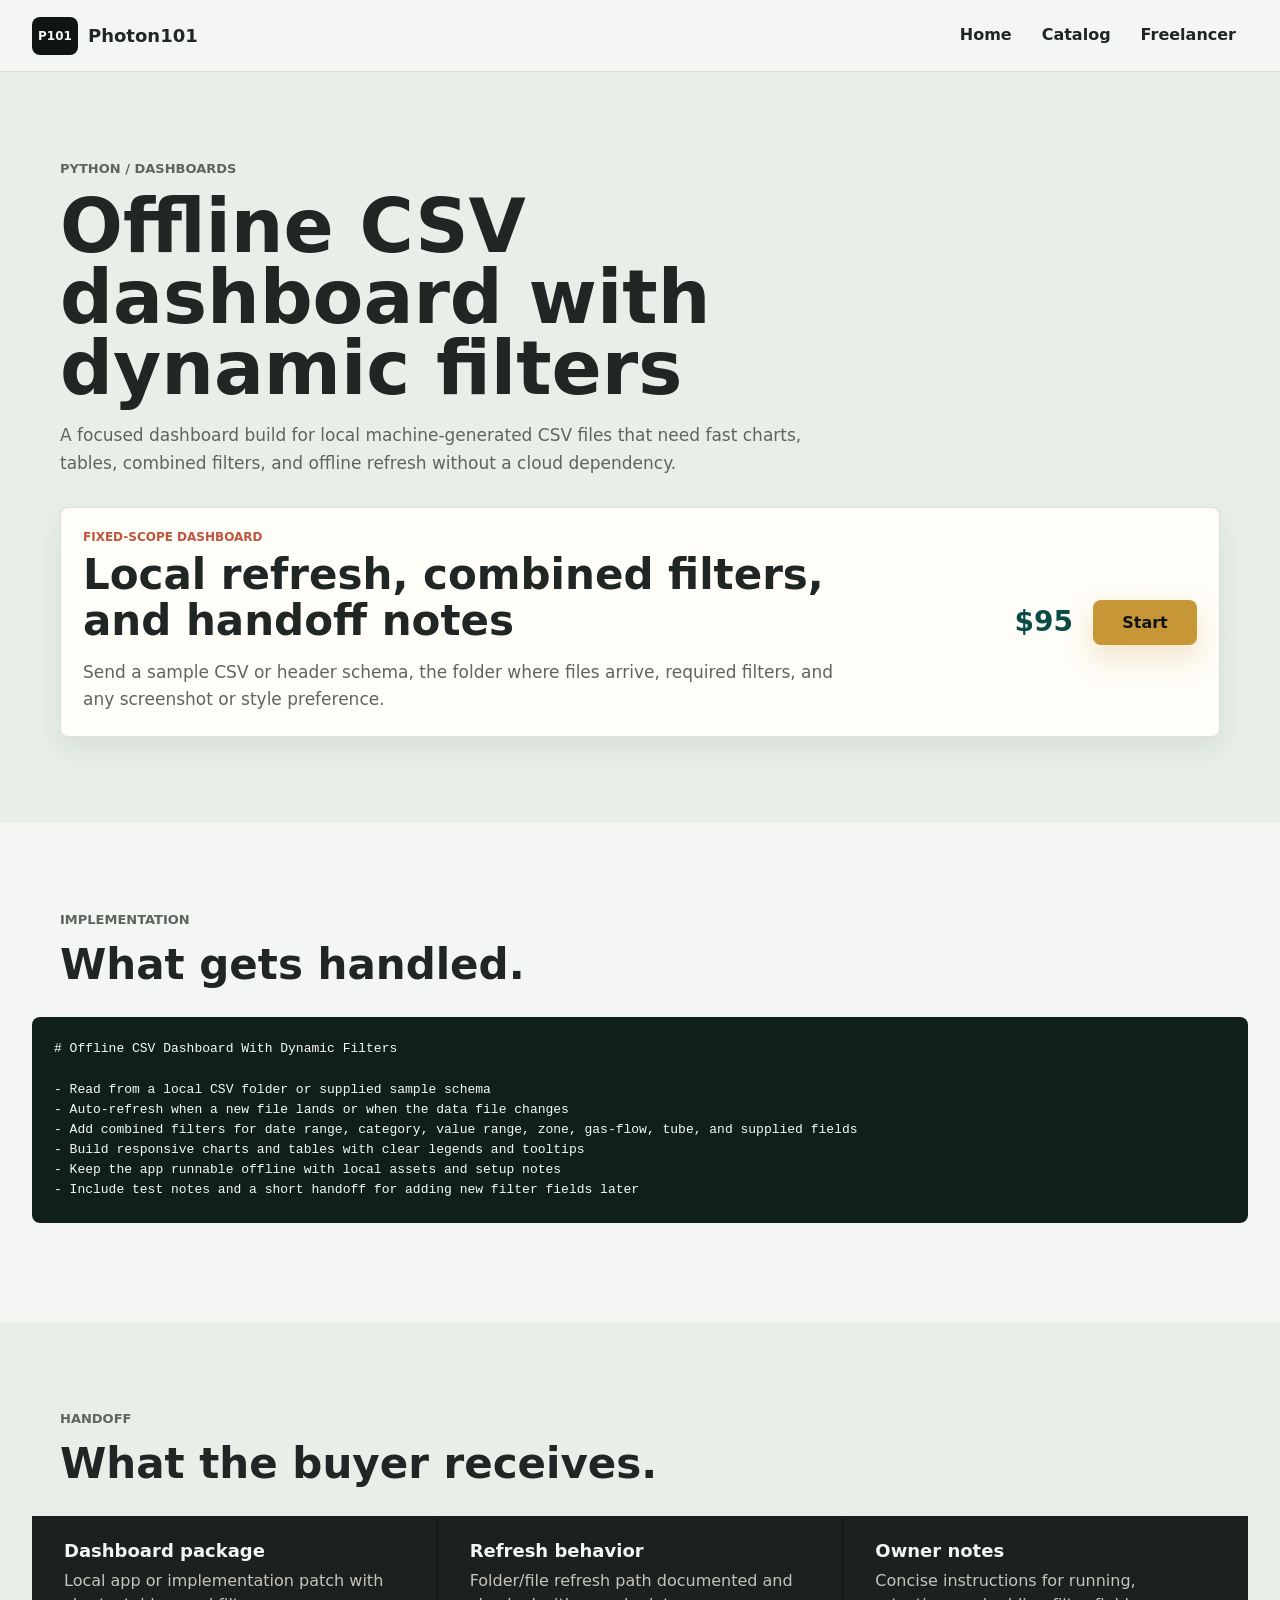
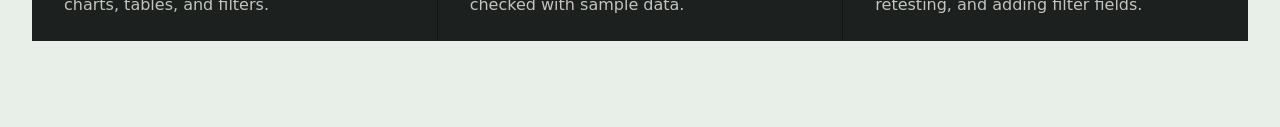
<file: offline-csv-dashboard-filters.html>
<!doctype html>
<html lang="en">
<head>
  <meta charset="utf-8">
  <meta name="viewport" content="width=device-width, initial-scale=1">
  <title>Offline CSV Dashboard With Dynamic Filters | Photon101</title>
  <meta name="description" content="A fixed-scope offline dashboard service for local CSV folders, combined filters, charts, tables, and handoff notes.">
  <meta name="theme-color" content="#f3f6f2">
  <link rel="stylesheet" href="/styles.css">
  <link rel="alternate" type="application/json" href="/services.json">
</head>
<body>
  <header class="site-header">
    <a class="brand" href="/" aria-label="Photon101 home">
      <span class="brand-mark">P101</span>
      <span>Photon101</span>
    </a>
    <nav id="site-nav" class="site-nav" data-site-nav>
      <a href="/">Home</a>
      <a href="/services.json">Catalog</a>
      <a href="https://www.freelancer.com/u/semyi">Freelancer</a>
    </nav>
  </header>

  <main>
    <section class="section section-warm">
      <div class="section-heading">
        <p class="eyebrow">Python / dashboards</p>
        <h1>Offline CSV dashboard with dynamic filters</h1>
        <p>A focused dashboard build for local machine-generated CSV files that need fast charts, tables, combined filters, and offline refresh without a cloud dependency.</p>
      </div>

      <div class="offer-board">
        <article class="offer-row">
          <div>
            <span class="offer-meta">Fixed-scope dashboard</span>
            <h2>Local refresh, combined filters, and handoff notes</h2>
            <p>Send a sample CSV or header schema, the folder where files arrive, required filters, and any screenshot or style preference.</p>
          </div>
          <strong>$95</strong>
          <a class="button primary compact" href="https://www.freelancer.com/service/micropython/offline-csv-dashboard-with-filters?frm=semyi&sb=t">Start</a>
        </article>
      </div>
    </section>

    <section class="section">
      <div class="section-heading">
        <p class="eyebrow">Implementation</p>
        <h2>What gets handled.</h2>
      </div>

      <pre><code># Offline CSV Dashboard With Dynamic Filters

- Read from a local CSV folder or supplied sample schema
- Auto-refresh when a new file lands or when the data file changes
- Add combined filters for date range, category, value range, zone, gas-flow, tube, and supplied fields
- Build responsive charts and tables with clear legends and tooltips
- Keep the app runnable offline with local assets and setup notes
- Include test notes and a short handoff for adding new filter fields later</code></pre>
    </section>

    <section class="section section-warm">
      <div class="section-heading">
        <p class="eyebrow">Handoff</p>
        <h2>What the buyer receives.</h2>
      </div>
      <div class="signal-strip" aria-label="Deliverables">
        <div>
          <strong>Dashboard package</strong>
          <span>Local app or implementation patch with charts, tables, and filters.</span>
        </div>
        <div>
          <strong>Refresh behavior</strong>
          <span>Folder/file refresh path documented and checked with sample data.</span>
        </div>
        <div>
          <strong>Owner notes</strong>
          <span>Concise instructions for running, retesting, and adding filter fields.</span>
        </div>
      </div>
    </section>
  </main>
</body>
</html>
</file>
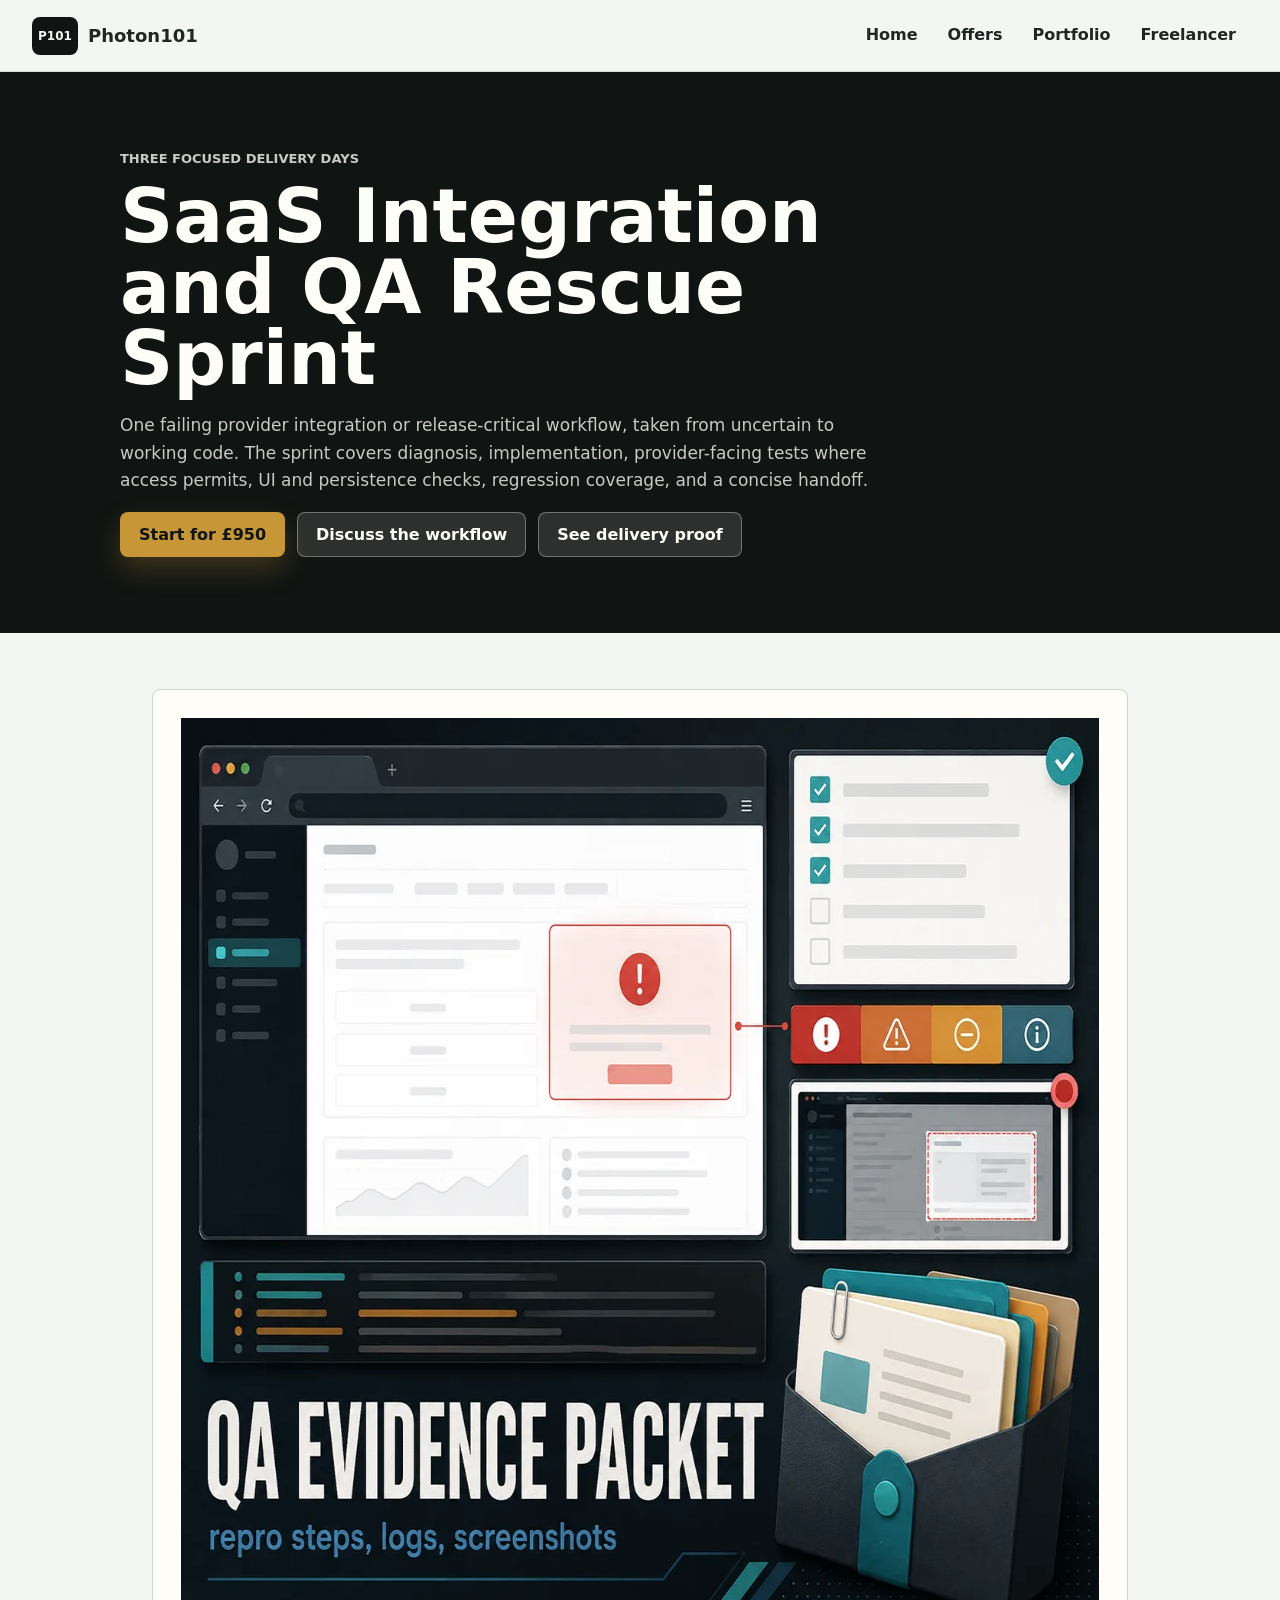
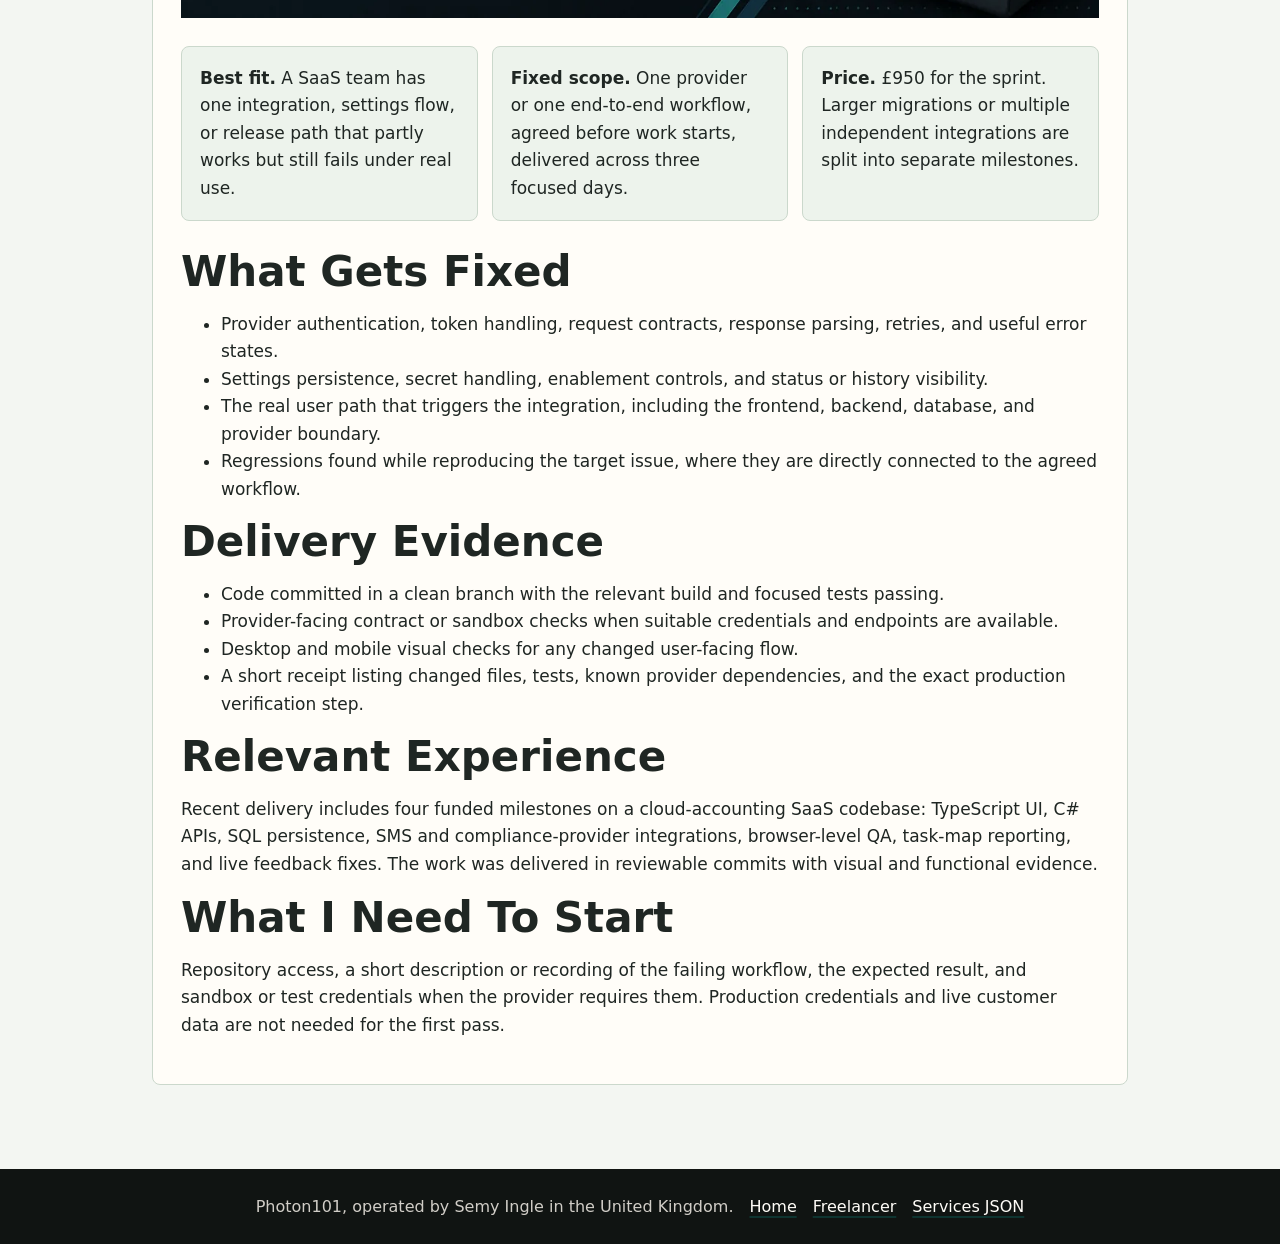
<file: saas-integration-qa-rescue-sprint.html>
<!doctype html>
<html lang="en">
<head>
  <meta charset="utf-8">
  <meta name="viewport" content="width=device-width, initial-scale=1">
  <title>SaaS Integration and QA Rescue Sprint | Photon101</title>
  <meta name="description" content="A three-day implementation sprint to repair one failing SaaS integration or release-critical workflow, test the real provider path, and hand over evidence-backed code.">
  <meta name="theme-color" content="#101412">
  <link rel="stylesheet" href="/styles.css">
  <link rel="alternate" type="application/json" href="/services.json">
  <link rel="alternate" type="text/markdown" href="/llms.txt">
  <script type="application/ld+json">
  {
    "@context": "https://schema.org",
    "@type": "Service",
    "name": "SaaS integration and QA rescue sprint",
    "provider": {
      "@type": "ProfessionalService",
      "name": "Photon101",
      "url": "https://photon101.github.io/"
    },
    "areaServed": "Worldwide",
    "serviceType": "SaaS integration repair and release QA",
    "description": "A three-day implementation sprint to repair one failing third-party integration or release-critical SaaS workflow, verify it, and provide a clean handoff.",
    "offers": {
      "@type": "Offer",
      "price": "950",
      "priceCurrency": "GBP",
      "url": "https://www.freelancer.com/service/api_integration/saas-api-integration-and-qa-rescue-sprint?frm=semyi&sb=t"
    }
  }
  </script>
</head>
<body>
  <header class="site-header">
    <a class="brand" href="/" aria-label="Photon101 home">
      <span class="brand-mark">P101</span>
      <span>Photon101</span>
    </a>
    <button class="nav-toggle" type="button" data-nav-toggle aria-controls="site-nav" aria-expanded="false">Menu</button>
    <nav id="site-nav" class="site-nav" data-site-nav>
      <a href="/">Home</a>
      <a href="/#offers">Offers</a>
      <a href="/#portfolio">Portfolio</a>
      <a href="https://www.freelancer.com/u/semyi">Freelancer</a>
    </nav>
  </header>

  <main>
    <section class="content-hero">
      <div class="content-hero-inner">
        <p class="eyebrow">Three focused delivery days</p>
        <h1>SaaS Integration and QA Rescue Sprint</h1>
        <p>One failing provider integration or release-critical workflow, taken from uncertain to working code. The sprint covers diagnosis, implementation, provider-facing tests where access permits, UI and persistence checks, regression coverage, and a concise handoff.</p>
        <div class="hero-actions">
          <a class="button primary" href="https://www.freelancer.com/service/api_integration/saas-api-integration-and-qa-rescue-sprint?frm=semyi&sb=t">Start for £950</a>
          <a class="button secondary" href="mailto:semyingle@gmail.com?subject=SaaS%20integration%20rescue%20sprint">Discuss the workflow</a>
          <a class="button secondary" href="/#portfolio">See delivery proof</a>
        </div>
      </div>
    </section>

    <section class="content-wrap">
      <div class="content-panel">
        <img src="/assets/portfolio/qa-evidence-packet.webp" alt="QA evidence and integration repair packet" width="1200" height="900" decoding="async">

        <ul class="feature-list">
          <li><strong>Best fit.</strong> A SaaS team has one integration, settings flow, or release path that partly works but still fails under real use.</li>
          <li><strong>Fixed scope.</strong> One provider or one end-to-end workflow, agreed before work starts, delivered across three focused days.</li>
          <li><strong>Price.</strong> £950 for the sprint. Larger migrations or multiple independent integrations are split into separate milestones.</li>
        </ul>

        <h2>What Gets Fixed</h2>
        <ul>
          <li>Provider authentication, token handling, request contracts, response parsing, retries, and useful error states.</li>
          <li>Settings persistence, secret handling, enablement controls, and status or history visibility.</li>
          <li>The real user path that triggers the integration, including the frontend, backend, database, and provider boundary.</li>
          <li>Regressions found while reproducing the target issue, where they are directly connected to the agreed workflow.</li>
        </ul>

        <h2>Delivery Evidence</h2>
        <ul>
          <li>Code committed in a clean branch with the relevant build and focused tests passing.</li>
          <li>Provider-facing contract or sandbox checks when suitable credentials and endpoints are available.</li>
          <li>Desktop and mobile visual checks for any changed user-facing flow.</li>
          <li>A short receipt listing changed files, tests, known provider dependencies, and the exact production verification step.</li>
        </ul>

        <h2>Relevant Experience</h2>
        <p>Recent delivery includes four funded milestones on a cloud-accounting SaaS codebase: TypeScript UI, C# APIs, SQL persistence, SMS and compliance-provider integrations, browser-level QA, task-map reporting, and live feedback fixes. The work was delivered in reviewable commits with visual and functional evidence.</p>

        <h2>What I Need To Start</h2>
        <p>Repository access, a short description or recording of the failing workflow, the expected result, and sandbox or test credentials when the provider requires them. Production credentials and live customer data are not needed for the first pass.</p>
      </div>
    </section>
  </main>

  <footer class="site-footer">
    <span>Photon101, operated by Semy Ingle in the United Kingdom.</span>
    <a href="/">Home</a>
    <a href="https://www.freelancer.com/u/semyi">Freelancer</a>
    <a href="/services.json">Services JSON</a>
  </footer>

  <script src="/site.js" defer></script>
</body>
</html>
</file>
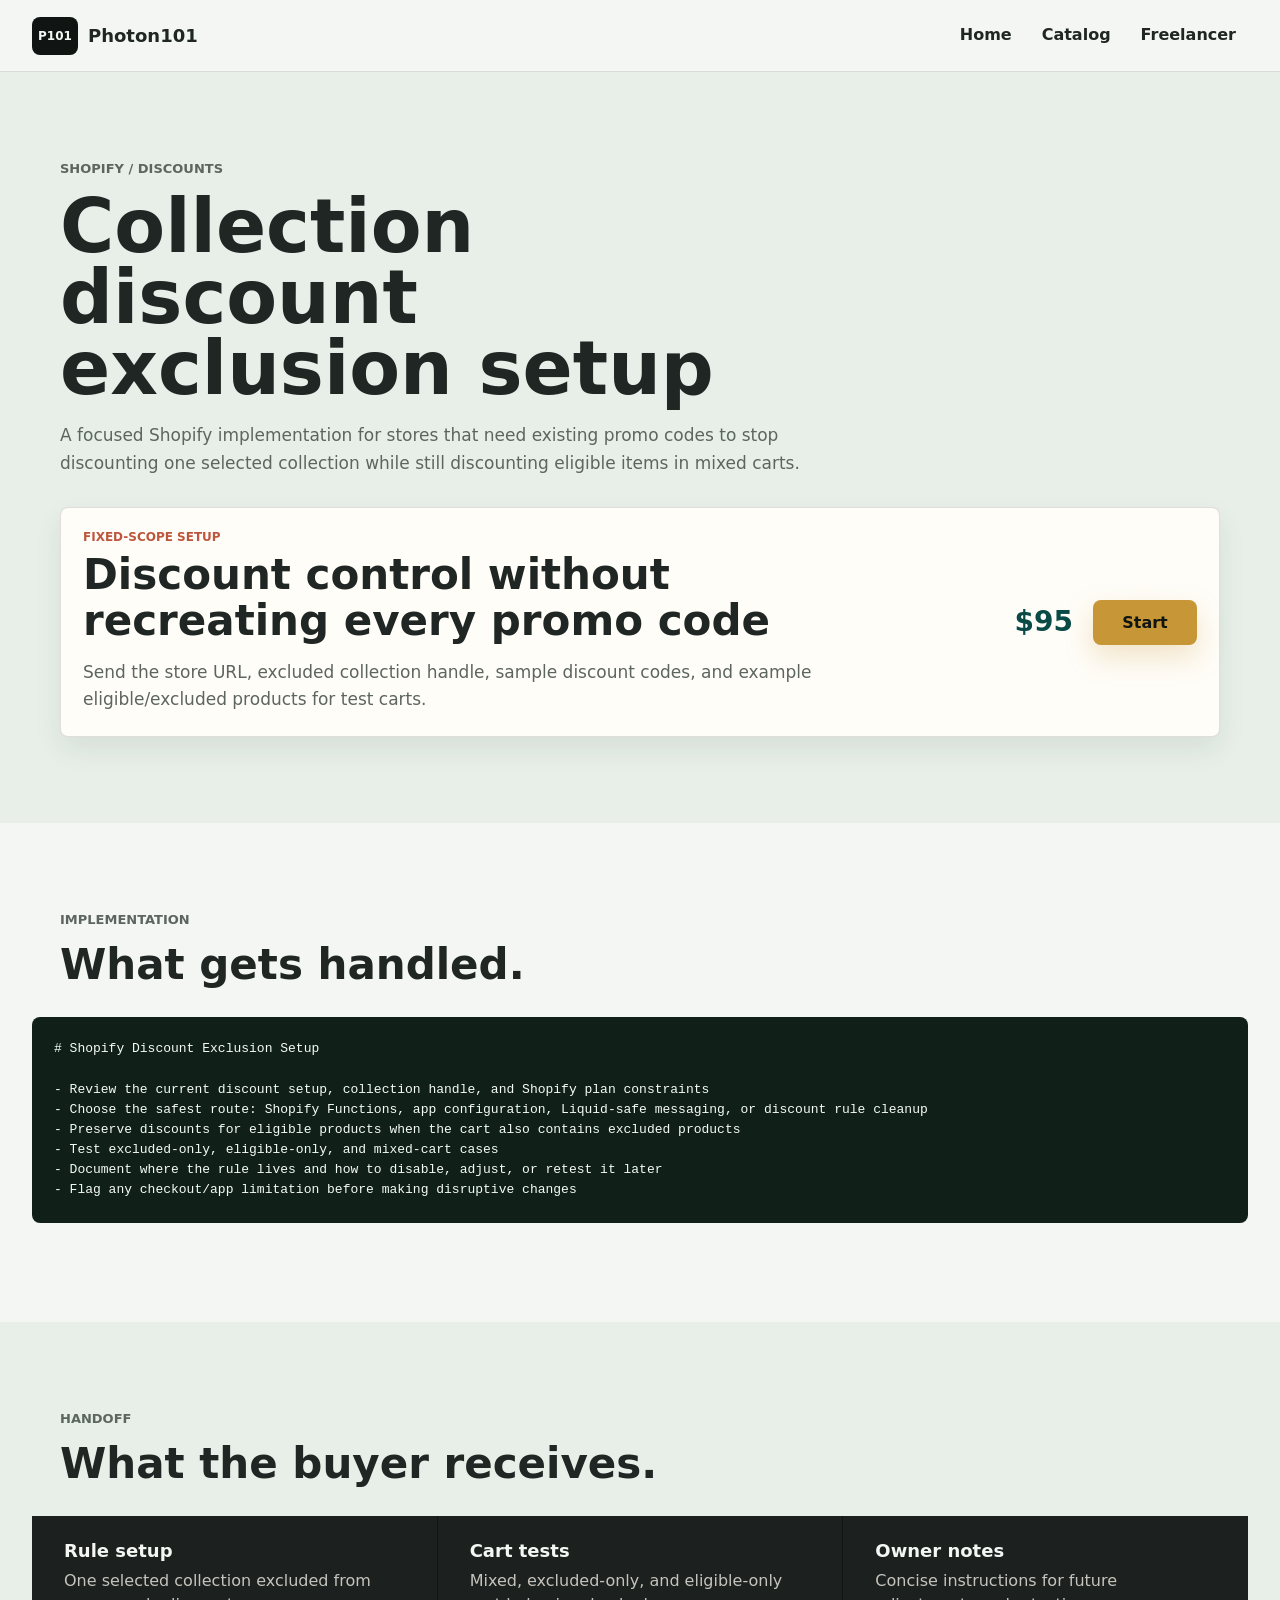
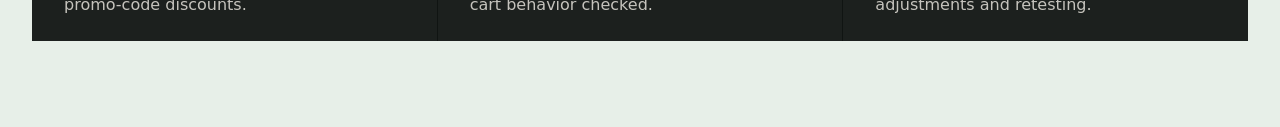
<file: shopify-discount-exclusion-setup.html>
<!doctype html>
<html lang="en">
<head>
  <meta charset="utf-8">
  <meta name="viewport" content="width=device-width, initial-scale=1">
  <title>Shopify Discount Exclusion Setup | Photon101</title>
  <meta name="description" content="A fixed-scope Shopify service to exclude one collection from existing promo-code discounts while preserving discounts on eligible products in mixed carts.">
  <meta name="theme-color" content="#f3f6f2">
  <link rel="stylesheet" href="/styles.css">
  <link rel="alternate" type="application/json" href="/services.json">
</head>
<body>
  <header class="site-header">
    <a class="brand" href="/" aria-label="Photon101 home">
      <span class="brand-mark">P101</span>
      <span>Photon101</span>
    </a>
    <nav id="site-nav" class="site-nav" data-site-nav>
      <a href="/">Home</a>
      <a href="/services.json">Catalog</a>
      <a href="https://www.freelancer.com/u/semyi">Freelancer</a>
    </nav>
  </header>

  <main>
    <section class="section section-warm">
      <div class="section-heading">
        <p class="eyebrow">Shopify / discounts</p>
        <h1>Collection discount exclusion setup</h1>
        <p>A focused Shopify implementation for stores that need existing promo codes to stop discounting one selected collection while still discounting eligible items in mixed carts.</p>
      </div>

      <div class="offer-board">
        <article class="offer-row">
          <div>
            <span class="offer-meta">Fixed-scope setup</span>
            <h2>Discount control without recreating every promo code</h2>
            <p>Send the store URL, excluded collection handle, sample discount codes, and example eligible/excluded products for test carts.</p>
          </div>
          <strong>$95</strong>
          <a class="button primary compact" href="https://www.freelancer.com/service/shopify_site/shopify-discount-exclusion-setup?frm=semyi&sb=t">Start</a>
        </article>
      </div>
    </section>

    <section class="section">
      <div class="section-heading">
        <p class="eyebrow">Implementation</p>
        <h2>What gets handled.</h2>
      </div>

      <pre><code># Shopify Discount Exclusion Setup

- Review the current discount setup, collection handle, and Shopify plan constraints
- Choose the safest route: Shopify Functions, app configuration, Liquid-safe messaging, or discount rule cleanup
- Preserve discounts for eligible products when the cart also contains excluded products
- Test excluded-only, eligible-only, and mixed-cart cases
- Document where the rule lives and how to disable, adjust, or retest it later
- Flag any checkout/app limitation before making disruptive changes</code></pre>
    </section>

    <section class="section section-warm">
      <div class="section-heading">
        <p class="eyebrow">Handoff</p>
        <h2>What the buyer receives.</h2>
      </div>
      <div class="signal-strip" aria-label="Deliverables">
        <div>
          <strong>Rule setup</strong>
          <span>One selected collection excluded from promo-code discounts.</span>
        </div>
        <div>
          <strong>Cart tests</strong>
          <span>Mixed, excluded-only, and eligible-only cart behavior checked.</span>
        </div>
        <div>
          <strong>Owner notes</strong>
          <span>Concise instructions for future adjustments and retesting.</span>
        </div>
      </div>
    </section>
  </main>
</body>
</html>
</file>
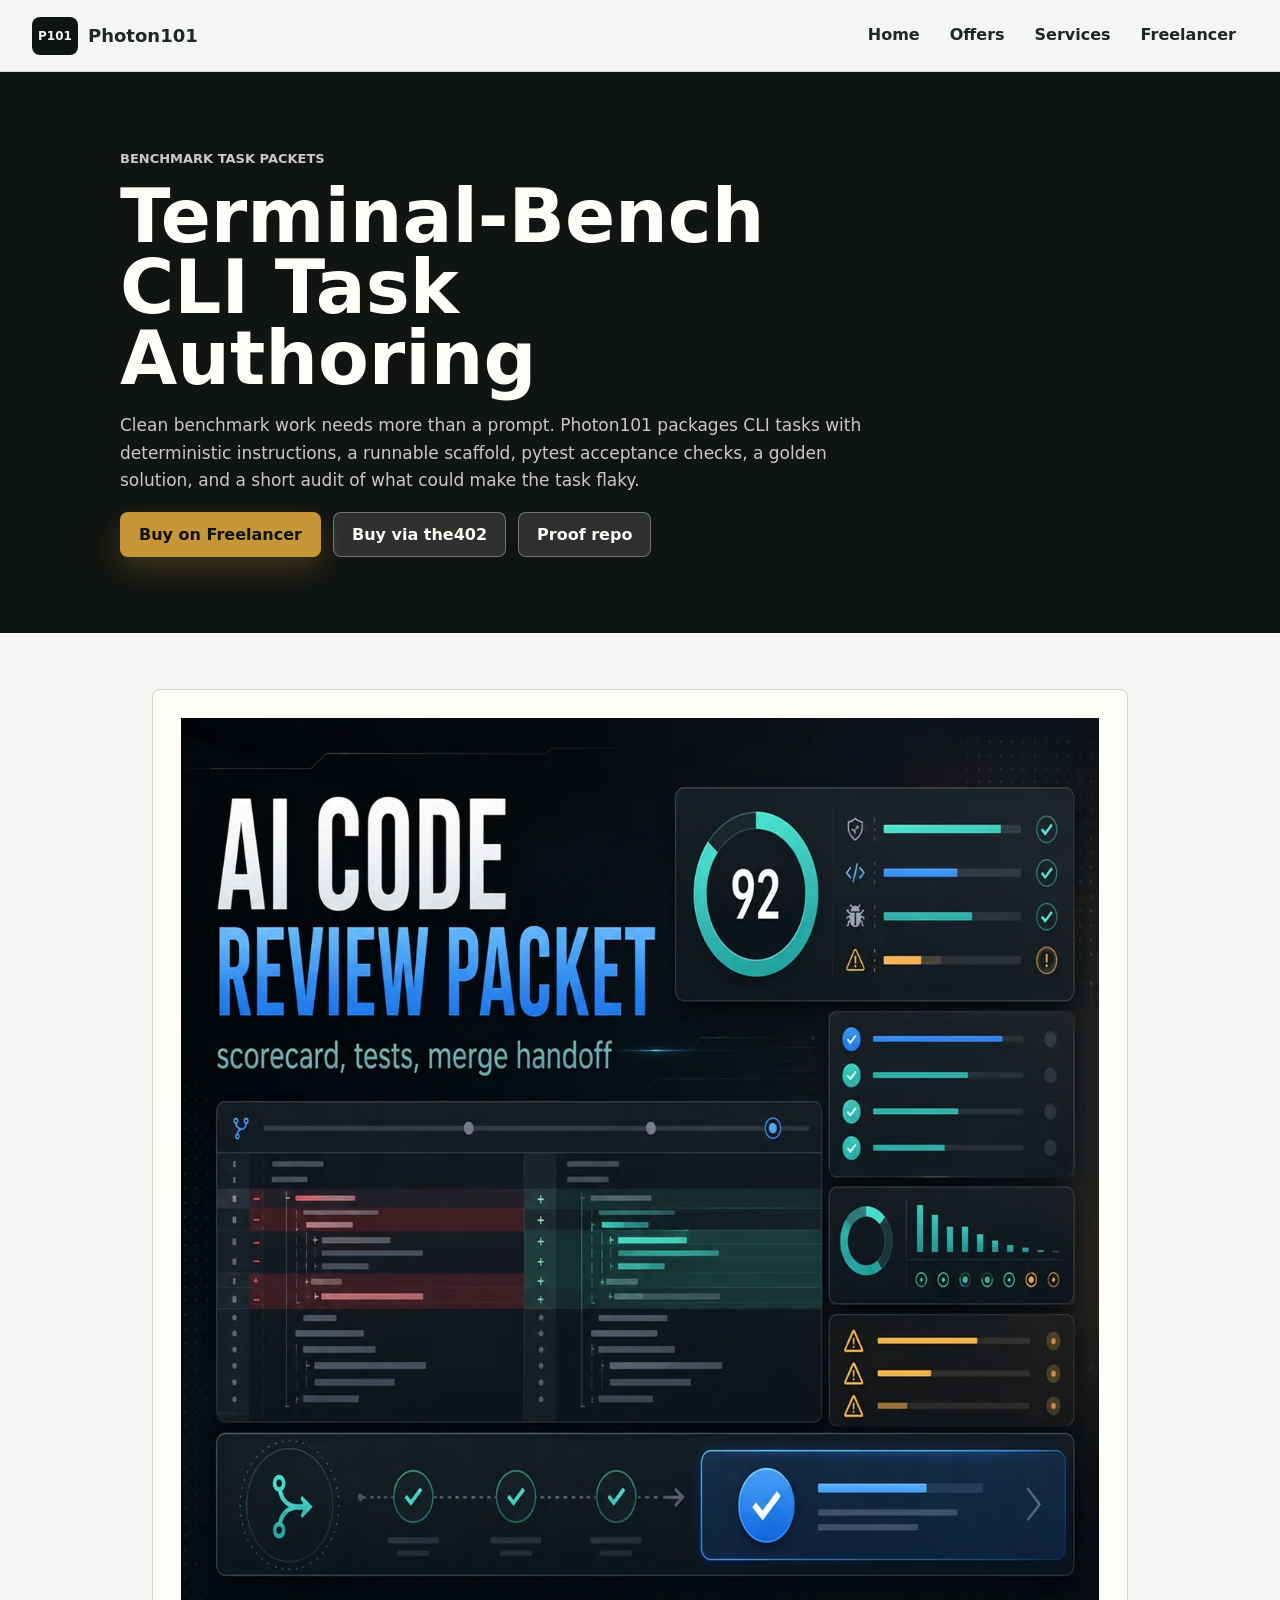
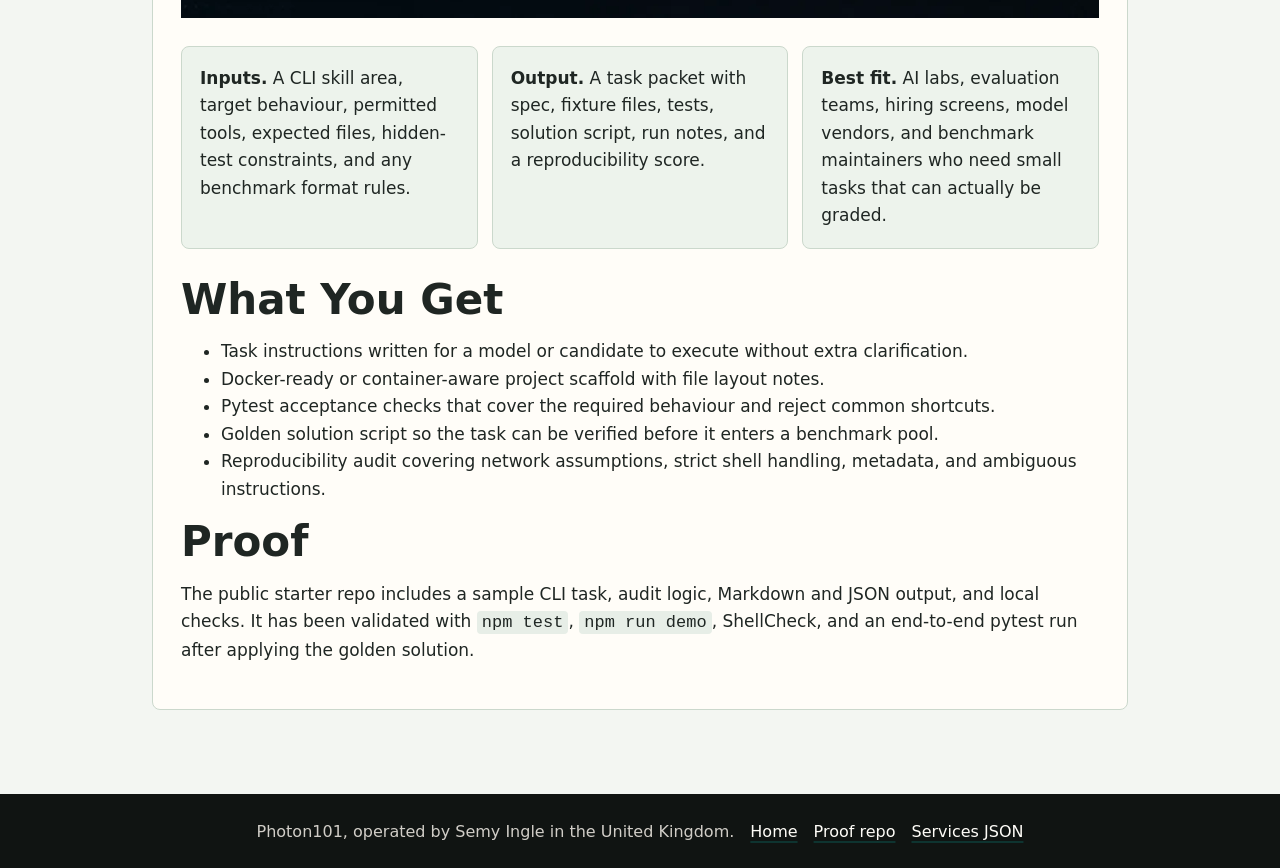
<file: terminal-bench-cli-task-authoring.html>
<!doctype html>
<html lang="en">
<head>
  <meta charset="utf-8">
  <meta name="viewport" content="width=device-width, initial-scale=1">
  <title>Terminal-Bench CLI Task Authoring | Photon101</title>
  <meta name="description" content="Photon101 authors and audits deterministic CLI benchmark task packets with task specs, Docker-ready scaffolds, pytest checks, golden solutions, and reproducibility reports.">
  <meta name="theme-color" content="#101412">
  <link rel="stylesheet" href="/styles.css">
  <link rel="alternate" type="application/json" href="/services.json">
  <link rel="alternate" type="text/markdown" href="/llms.txt">
  <script type="application/ld+json">
  {
    "@context": "https://schema.org",
    "@type": "Service",
    "name": "Terminal-Bench CLI task authoring packet",
    "provider": {
      "@type": "ProfessionalService",
      "name": "Photon101",
      "url": "https://photon101.github.io/"
    },
    "areaServed": "Worldwide",
    "serviceType": "CLI benchmark task authoring",
    "description": "Task specs, Docker-ready scaffolds, pytest acceptance checks, golden solutions, and reproducibility audits for AI CLI benchmark work.",
    "offers": {
      "@type": "Offer",
      "price": "95",
      "priceCurrency": "USD",
      "url": "https://www.freelancer.com/service/artificial_intelligence/terminal-bench-cli-task-packet?frm=semyi&sb=t"
    }
  }
  </script>
</head>
<body>
  <header class="site-header">
    <a class="brand" href="/" aria-label="Photon101 home">
      <span class="brand-mark">P101</span>
      <span>Photon101</span>
    </a>
    <button class="nav-toggle" type="button" data-nav-toggle aria-controls="site-nav" aria-expanded="false">Menu</button>
    <nav id="site-nav" class="site-nav" data-site-nav>
      <a href="/">Home</a>
      <a href="/#offers">Offers</a>
      <a href="/#services">Services</a>
      <a href="https://www.freelancer.com/service/artificial_intelligence/terminal-bench-cli-task-packet?frm=semyi&sb=t">Freelancer</a>
    </nav>
  </header>

  <main>
    <section class="content-hero">
      <div class="content-hero-inner">
        <p class="eyebrow">Benchmark task packets</p>
        <h1>Terminal-Bench CLI Task Authoring</h1>
        <p>Clean benchmark work needs more than a prompt. Photon101 packages CLI tasks with deterministic instructions, a runnable scaffold, pytest acceptance checks, a golden solution, and a short audit of what could make the task flaky.</p>
        <div class="hero-actions">
          <a class="button primary" href="https://www.freelancer.com/service/artificial_intelligence/terminal-bench-cli-task-packet?frm=semyi&sb=t">Buy on Freelancer</a>
          <a class="button secondary" href="https://api.the402.ai/v1/services/svc_424375024165407d/purchase">Buy via the402</a>
          <a class="button secondary" href="https://github.com/Photon101/terminal-bench-task-author-starter">Proof repo</a>
        </div>
      </div>
    </section>

    <section class="content-wrap">
      <div class="content-panel">
        <img src="/assets/portfolio/ai-code-review-packet.webp" alt="AI code review and benchmark packet portfolio graphic" width="1200" height="900" decoding="async">

        <ul class="feature-list">
          <li><strong>Inputs.</strong> A CLI skill area, target behaviour, permitted tools, expected files, hidden-test constraints, and any benchmark format rules.</li>
          <li><strong>Output.</strong> A task packet with spec, fixture files, tests, solution script, run notes, and a reproducibility score.</li>
          <li><strong>Best fit.</strong> AI labs, evaluation teams, hiring screens, model vendors, and benchmark maintainers who need small tasks that can actually be graded.</li>
        </ul>

        <h2>What You Get</h2>
        <ul>
          <li>Task instructions written for a model or candidate to execute without extra clarification.</li>
          <li>Docker-ready or container-aware project scaffold with file layout notes.</li>
          <li>Pytest acceptance checks that cover the required behaviour and reject common shortcuts.</li>
          <li>Golden solution script so the task can be verified before it enters a benchmark pool.</li>
          <li>Reproducibility audit covering network assumptions, strict shell handling, metadata, and ambiguous instructions.</li>
        </ul>

        <h2>Proof</h2>
        <p>The public starter repo includes a sample CLI task, audit logic, Markdown and JSON output, and local checks. It has been validated with <code>npm test</code>, <code>npm run demo</code>, ShellCheck, and an end-to-end pytest run after applying the golden solution.</p>
      </div>
    </section>
  </main>

  <footer class="site-footer">
    <span>Photon101, operated by Semy Ingle in the United Kingdom.</span>
    <a href="/">Home</a>
    <a href="https://github.com/Photon101/terminal-bench-task-author-starter">Proof repo</a>
    <a href="/services.json">Services JSON</a>
  </footer>

  <script src="/site.js" defer></script>
</body>
</html>
</file>
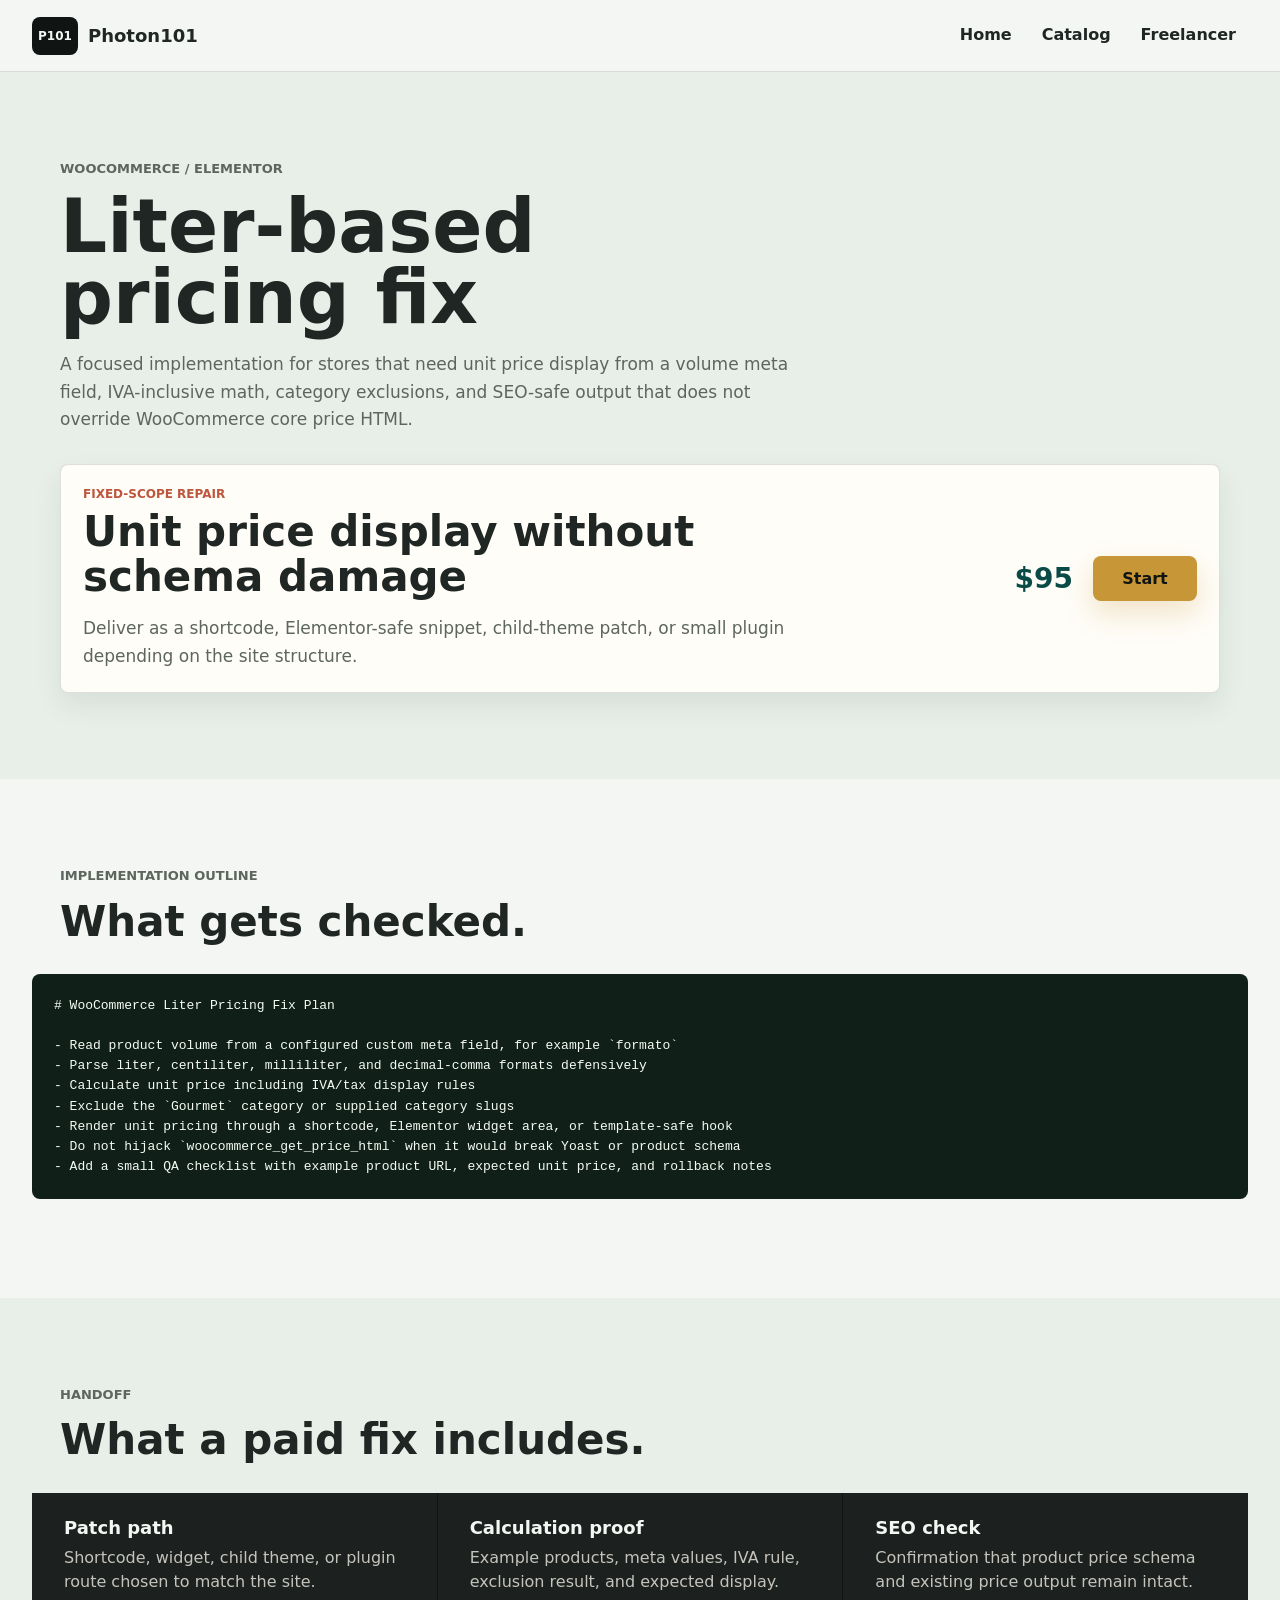
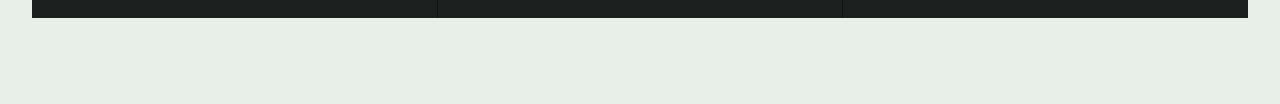
<file: woocommerce-liter-pricing-fix.html>
<!doctype html>
<html lang="en">
<head>
  <meta charset="utf-8">
  <meta name="viewport" content="width=device-width, initial-scale=1">
  <title>WooCommerce Liter Pricing Fix | Photon101</title>
  <meta name="description" content="A fixed-scope WooCommerce and Elementor service for IVA-inclusive unit pricing from product volume metadata without breaking SEO price markup.">
  <meta name="theme-color" content="#f3f6f2">
  <link rel="stylesheet" href="/styles.css">
  <link rel="alternate" type="application/json" href="/services.json">
</head>
<body>
  <header class="site-header">
    <a class="brand" href="/" aria-label="Photon101 home">
      <span class="brand-mark">P101</span>
      <span>Photon101</span>
    </a>
    <nav id="site-nav" class="site-nav" data-site-nav>
      <a href="/">Home</a>
      <a href="/services.json">Catalog</a>
      <a href="https://www.freelancer.com/u/semyi">Freelancer</a>
    </nav>
  </header>

  <main>
    <section class="section section-warm">
      <div class="section-heading">
        <p class="eyebrow">WooCommerce / Elementor</p>
        <h1>Liter-based pricing fix</h1>
        <p>A focused implementation for stores that need unit price display from a volume meta field, IVA-inclusive math, category exclusions, and SEO-safe output that does not override WooCommerce core price HTML.</p>
      </div>

      <div class="offer-board">
        <article class="offer-row">
          <div>
            <span class="offer-meta">Fixed-scope repair</span>
            <h2>Unit price display without schema damage</h2>
            <p>Deliver as a shortcode, Elementor-safe snippet, child-theme patch, or small plugin depending on the site structure.</p>
          </div>
          <strong>$95</strong>
          <a class="button primary compact" href="https://api.the402.ai/v1/services/svc_b3ce43546637427c/purchase">Start</a>
        </article>
      </div>
    </section>

    <section class="section">
      <div class="section-heading">
        <p class="eyebrow">Implementation outline</p>
        <h2>What gets checked.</h2>
      </div>

      <pre><code># WooCommerce Liter Pricing Fix Plan

- Read product volume from a configured custom meta field, for example `formato`
- Parse liter, centiliter, milliliter, and decimal-comma formats defensively
- Calculate unit price including IVA/tax display rules
- Exclude the `Gourmet` category or supplied category slugs
- Render unit pricing through a shortcode, Elementor widget area, or template-safe hook
- Do not hijack `woocommerce_get_price_html` when it would break Yoast or product schema
- Add a small QA checklist with example product URL, expected unit price, and rollback notes</code></pre>
    </section>

    <section class="section section-warm">
      <div class="section-heading">
        <p class="eyebrow">Handoff</p>
        <h2>What a paid fix includes.</h2>
      </div>
      <div class="signal-strip" aria-label="Deliverables">
        <div>
          <strong>Patch path</strong>
          <span>Shortcode, widget, child theme, or plugin route chosen to match the site.</span>
        </div>
        <div>
          <strong>Calculation proof</strong>
          <span>Example products, meta values, IVA rule, exclusion result, and expected display.</span>
        </div>
        <div>
          <strong>SEO check</strong>
          <span>Confirmation that product price schema and existing price output remain intact.</span>
        </div>
      </div>
    </section>
  </main>
</body>
</html>
</file>
<file: styles.css>
:root {
  color-scheme: light;
  --ink: #1f2623;
  --muted: #5d655f;
  --paper: #f3f6f2;
  --cream: #e7efe8;
  --white: #fffdf8;
  --line: #cbd8cc;
  --teal: #0d6f68;
  --teal-dark: #0b4b47;
  --coral: #bd563d;
  --gold: #c79637;
  --moss: #445a3f;
  --black: #101412;
  --shadow: 0 18px 40px rgba(31, 38, 35, 0.12);
  font-family: Inter, ui-sans-serif, system-ui, -apple-system, BlinkMacSystemFont, "Segoe UI", sans-serif;
  background: var(--paper);
  color: var(--ink);
}

* {
  box-sizing: border-box;
}

html {
  scroll-behavior: smooth;
}

body {
  margin: 0;
  background: var(--paper);
  color: var(--ink);
}

body.nav-open {
  overflow: hidden;
}

a {
  color: inherit;
  text-decoration-color: rgba(13, 111, 104, 0.35);
  text-decoration-thickness: 2px;
  text-underline-offset: 4px;
}

a:hover,
a:focus-visible {
  color: var(--teal-dark);
  text-decoration-color: currentColor;
}

img {
  display: block;
  max-width: 100%;
}

.site-header {
  align-items: center;
  background: rgba(243, 246, 242, 0.94);
  border-bottom: 1px solid rgba(31, 38, 35, 0.12);
  display: flex;
  gap: 20px;
  justify-content: space-between;
  min-height: 72px;
  padding: 14px 32px;
  position: sticky;
  top: 0;
  z-index: 20;
  backdrop-filter: blur(14px);
}

.brand {
  align-items: center;
  display: inline-flex;
  gap: 10px;
  font-size: 18px;
  font-weight: 800;
  text-decoration: none;
}

.brand-mark {
  align-items: center;
  background: var(--black);
  border-radius: 8px;
  color: var(--paper);
  display: inline-flex;
  font-size: 12px;
  font-weight: 850;
  height: 38px;
  justify-content: center;
  width: 46px;
}

.site-nav {
  align-items: center;
  display: flex;
  flex-wrap: wrap;
  gap: 6px;
  justify-content: flex-end;
}

.site-nav a,
.nav-toggle,
.button,
.segment {
  border-radius: 8px;
  font-weight: 750;
  min-height: 42px;
}

.site-nav a {
  padding: 10px 12px;
  text-decoration: none;
}

.site-nav a:hover,
.site-nav a:focus-visible {
  background: rgba(13, 111, 104, 0.1);
}

.nav-toggle {
  background: var(--white);
  border: 1px solid var(--line);
  color: var(--ink);
  cursor: pointer;
  display: none;
  padding: 9px 14px;
}

.hero {
  background-image:
    linear-gradient(90deg, rgba(16, 20, 18, 0.88) 0%, rgba(16, 20, 18, 0.69) 46%, rgba(16, 20, 18, 0.18) 100%),
    url("/assets/brand/photon101-cover.webp");
  background-position: center;
  background-size: cover;
  color: var(--white);
  min-height: clamp(500px, 72svh, 690px);
  padding: 74px 32px 72px;
}

.hero-inner {
  margin: 0 auto;
  max-width: 1160px;
}

.eyebrow {
  color: var(--coral);
  font-size: 13px;
  font-weight: 850;
  letter-spacing: 0;
  margin: 0 0 12px;
  text-transform: uppercase;
}

.hero .eyebrow,
.section-dark .eyebrow {
  color: #f1b16e;
}

h1,
h2,
h3,
p {
  margin-top: 0;
}

h1 {
  font-size: 74px;
  line-height: 0.96;
  margin-bottom: 18px;
  max-width: 760px;
}

h2 {
  font-size: 42px;
  line-height: 1.08;
  margin-bottom: 16px;
  max-width: 780px;
}

h3 {
  font-size: 22px;
  line-height: 1.18;
  margin-bottom: 10px;
}

p,
li {
  font-size: 17px;
  line-height: 1.62;
}

.hero-copy {
  color: rgba(255, 253, 248, 0.9);
  font-size: 22px;
  line-height: 1.45;
  margin-bottom: 28px;
  max-width: 690px;
}

.hero-actions {
  display: flex;
  flex-wrap: wrap;
  gap: 12px;
}

.button {
  align-items: center;
  border: 1px solid transparent;
  display: inline-flex;
  justify-content: center;
  padding: 12px 18px;
  text-decoration: none;
  transition: transform 140ms ease, box-shadow 140ms ease, background 140ms ease;
}

.button:hover,
.button:focus-visible {
  transform: translateY(-1px);
}

.button.primary {
  background: var(--gold);
  color: var(--black);
  box-shadow: 0 12px 28px rgba(199, 150, 55, 0.25);
}

.button.secondary {
  background: rgba(255, 253, 248, 0.12);
  border-color: rgba(255, 253, 248, 0.34);
  color: var(--white);
}

.section-closing .button.secondary {
  background: var(--white);
  border-color: var(--line);
  color: var(--ink);
}

.signal-strip {
  background: var(--black);
  color: var(--paper);
  display: grid;
  gap: 1px;
  grid-template-columns: repeat(3, 1fr);
}

.signal-strip div {
  background: rgba(255, 253, 248, 0.05);
  min-height: 118px;
  padding: 24px 32px;
}

.signal-strip strong,
.signal-strip span {
  display: block;
}

.signal-strip strong {
  font-size: 18px;
  margin-bottom: 8px;
}

.signal-strip span {
  color: rgba(251, 247, 239, 0.76);
  line-height: 1.5;
}

.section {
  padding: 86px 32px;
}

.section-warm {
  background: var(--cream);
}

.section-light {
  background: var(--paper);
}

.section-offers {
  background: #f7f8f4;
  border-bottom: 1px solid rgba(31, 38, 35, 0.1);
}

.section-dark {
  background: var(--black);
  color: var(--white);
}

.section-closing {
  background: #e8edf3;
}

.section-heading,
.portfolio-grid,
.service-grid,
.proof-highlight,
.proof-grid,
.closing-panel {
  margin-left: auto;
  margin-right: auto;
  max-width: 1160px;
}

.section-heading {
  margin-bottom: 30px;
}

.split-heading {
  align-items: end;
  display: grid;
  gap: 28px;
  grid-template-columns: minmax(0, 1fr) minmax(280px, 0.58fr);
}

.section-heading p {
  color: var(--muted);
  max-width: 760px;
}

.offer-board {
  display: grid;
  gap: 12px;
  margin: 0 auto;
  max-width: 1160px;
}

.offer-row {
  align-items: center;
  background: var(--white);
  border: 1px solid rgba(31, 38, 35, 0.14);
  border-radius: 8px;
  box-shadow: 0 12px 28px rgba(31, 38, 35, 0.08);
  display: grid;
  gap: 20px;
  grid-template-columns: minmax(0, 1fr) auto auto;
  min-height: 132px;
  padding: 22px;
}

.offer-row h3 {
  margin-bottom: 8px;
}

.offer-row p {
  color: var(--muted);
  margin-bottom: 0;
  max-width: 760px;
}

.offer-row strong {
  color: var(--teal-dark);
  font-size: 28px;
  line-height: 1;
  white-space: nowrap;
}

.offer-meta {
  color: var(--coral);
  display: block;
  font-size: 12px;
  font-weight: 850;
  letter-spacing: 0;
  margin-bottom: 8px;
  text-transform: uppercase;
}

.button.compact {
  min-width: 104px;
  padding-inline: 16px;
}

.section-dark .section-heading p,
.section-dark .proof-grid p {
  color: rgba(255, 253, 248, 0.76);
}

.segmented-control {
  display: flex;
  flex-wrap: wrap;
  gap: 8px;
  margin: 0 auto 28px;
  max-width: 1160px;
}

.segment {
  background: rgba(255, 253, 248, 0.8);
  border: 1px solid var(--line);
  color: var(--ink);
  cursor: pointer;
  padding: 10px 15px;
}

.segment.active,
.segment:hover,
.segment:focus-visible {
  background: var(--teal-dark);
  border-color: var(--teal-dark);
  color: var(--white);
}

.portfolio-grid {
  display: grid;
  gap: 18px;
  grid-template-columns: repeat(4, minmax(0, 1fr));
}

.portfolio-card,
.service-card,
.proof-highlight,
.proof-grid a,
.closing-panel,
.content-panel,
.scorecard {
  border-radius: 8px;
}

.portfolio-card {
  background: var(--white);
  border: 1px solid rgba(31, 38, 35, 0.13);
  box-shadow: var(--shadow);
  min-width: 0;
  overflow: hidden;
}

.portfolio-card[hidden] {
  display: none;
}

.portfolio-card a {
  display: block;
  height: 100%;
  text-decoration: none;
}

.portfolio-card img {
  aspect-ratio: 4 / 3;
  height: auto;
  object-fit: cover;
  width: 100%;
}

.card-body {
  padding: 18px;
}

.card-body span,
.proof-highlight span,
.proof-grid span,
.service-code {
  color: var(--coral);
  display: block;
  font-size: 13px;
  font-weight: 850;
  letter-spacing: 0;
  margin-bottom: 8px;
  text-transform: uppercase;
}

.card-body p,
.service-card p,
.proof-highlight p,
.proof-grid p,
.closing-panel p {
  color: var(--muted);
  margin-bottom: 0;
}

.service-grid {
  display: grid;
  gap: 16px;
  grid-template-columns: repeat(3, minmax(0, 1fr));
}

.service-card {
  background: var(--white);
  border: 1px solid var(--line);
  min-height: 270px;
  padding: 24px;
}

.service-card a {
  color: var(--teal-dark);
  display: inline-block;
  font-weight: 800;
  margin-top: 16px;
}

.proof-highlight {
  align-items: center;
  background: rgba(255, 253, 248, 0.1);
  border: 1px solid rgba(255, 253, 248, 0.22);
  color: var(--white);
  display: grid;
  gap: 16px;
  grid-template-columns: minmax(0, 0.95fr) minmax(0, 1.4fr);
  margin-bottom: 18px;
  min-height: 150px;
  padding: 26px;
  text-decoration: none;
}

.proof-highlight strong {
  display: block;
  font-size: 30px;
  line-height: 1.1;
}

.section-dark .proof-highlight p {
  color: rgba(255, 253, 248, 0.76);
}

.proof-grid {
  display: grid;
  gap: 16px;
  grid-template-columns: repeat(4, minmax(0, 1fr));
}

.proof-grid a {
  background: rgba(255, 253, 248, 0.08);
  border: 1px solid rgba(255, 253, 248, 0.18);
  color: var(--white);
  min-height: 220px;
  padding: 24px;
  text-decoration: none;
}

.proof-grid strong {
  display: block;
  font-size: 24px;
  line-height: 1.12;
  margin-bottom: 12px;
  overflow-wrap: anywhere;
}

.closing-panel {
  background: var(--white);
  border: 1px solid var(--line);
  box-shadow: var(--shadow);
  padding: 36px;
}

.closing-panel h2 {
  max-width: 880px;
}

.closing-panel p {
  margin-bottom: 24px;
  max-width: 760px;
}

.site-footer {
  align-items: center;
  background: var(--black);
  color: rgba(251, 247, 239, 0.82);
  display: flex;
  flex-wrap: wrap;
  gap: 16px;
  justify-content: center;
  padding: 28px 32px;
}

.site-footer a {
  color: var(--white);
}

.content-hero {
  background: var(--black);
  color: var(--white);
  padding: 76px 32px;
}

.content-hero-inner,
.content-wrap {
  margin-left: auto;
  margin-right: auto;
  max-width: 1040px;
}

.content-hero p {
  color: rgba(255, 253, 248, 0.78);
  max-width: 760px;
}

.content-wrap {
  padding: 56px 32px 84px;
}

.content-panel {
  background: var(--white);
  border: 1px solid var(--line);
  padding: 28px;
}

.feature-list {
  display: grid;
  gap: 14px;
  grid-template-columns: repeat(3, minmax(0, 1fr));
  list-style: none;
  margin: 28px 0;
  padding: 0;
}

.feature-list li {
  background: #edf3ec;
  border: 1px solid var(--line);
  border-radius: 8px;
  padding: 18px;
}

.scorecard {
  border-collapse: separate;
  border-spacing: 0;
  overflow: hidden;
  width: 100%;
}

.scorecard th,
.scorecard td {
  border-bottom: 1px solid var(--line);
  padding: 14px;
  text-align: left;
  vertical-align: top;
}

.scorecard th {
  background: #dfe8df;
}

.scorecard td {
  background: var(--white);
}

.scorecard tr:last-child td {
  border-bottom: 0;
}

code {
  background: #e7eee7;
  border-radius: 4px;
  padding: 2px 5px;
}

pre {
  background: #102018;
  border-radius: 8px;
  color: #f5fbf5;
  line-height: 1.55;
  overflow-x: auto;
  padding: 22px;
}

pre code {
  background: transparent;
  border-radius: 0;
  color: inherit;
  padding: 0;
}

@media (max-width: 1040px) {
  .portfolio-grid {
    grid-template-columns: repeat(2, minmax(0, 1fr));
  }

  .service-grid,
  .proof-grid,
  .feature-list,
  .split-heading {
    grid-template-columns: repeat(2, minmax(0, 1fr));
  }
}

@media (max-width: 760px) {
  body.nav-open .site-nav {
    display: flex;
  }

  .site-header {
    min-height: 64px;
    padding: 12px 18px;
  }

  .nav-toggle {
    display: inline-flex;
  }

  .site-nav {
    align-content: flex-start;
    background: var(--paper);
    border-top: 1px solid var(--line);
    display: none;
    flex-direction: column;
    inset: 64px 0 auto 0;
    padding: 18px;
    position: fixed;
  }

  .site-nav a {
    background: var(--white);
    border: 1px solid var(--line);
    width: 100%;
  }

  .hero {
    min-height: clamp(500px, 72svh, 620px);
    padding: 56px 20px 58px;
  }

  h1 {
    font-size: 52px;
  }

  h2 {
    font-size: 32px;
  }

  h3 {
    font-size: 20px;
  }

  .hero-copy {
    font-size: 19px;
  }

  .signal-strip,
  .portfolio-grid,
  .service-grid,
  .proof-highlight,
  .proof-grid,
  .feature-list,
  .split-heading,
  .offer-row {
    grid-template-columns: 1fr;
  }

  .offer-row {
    align-items: start;
  }

  .signal-strip div {
    min-height: 0;
    padding: 20px;
  }

  .section,
  .content-wrap {
    padding: 56px 20px;
  }

  .content-hero {
    padding: 56px 20px;
  }

  .closing-panel,
  .content-panel {
    padding: 24px;
  }

  .scorecard,
  .scorecard thead,
  .scorecard tbody,
  .scorecard tr,
  .scorecard th,
  .scorecard td {
    display: block;
    width: 100%;
  }

  .scorecard thead {
    display: none;
  }

  .scorecard tr {
    border: 1px solid var(--line);
    border-radius: 8px;
    margin-bottom: 14px;
    overflow: hidden;
  }

  .scorecard td {
    border-bottom: 1px solid var(--line);
  }

  .scorecard td::before {
    color: var(--coral);
    content: attr(data-label);
    display: block;
    font-size: 12px;
    font-weight: 850;
    letter-spacing: 0;
    margin-bottom: 5px;
    text-transform: uppercase;
  }

  .button {
    width: 100%;
  }
}

@media (max-width: 440px) {
  .brand span:last-child {
    display: none;
  }

  h1 {
    font-size: 44px;
  }

  h2 {
    font-size: 28px;
  }

  p,
  li {
    font-size: 16px;
  }

  .site-footer {
    justify-content: flex-start;
  }
}
</file>
